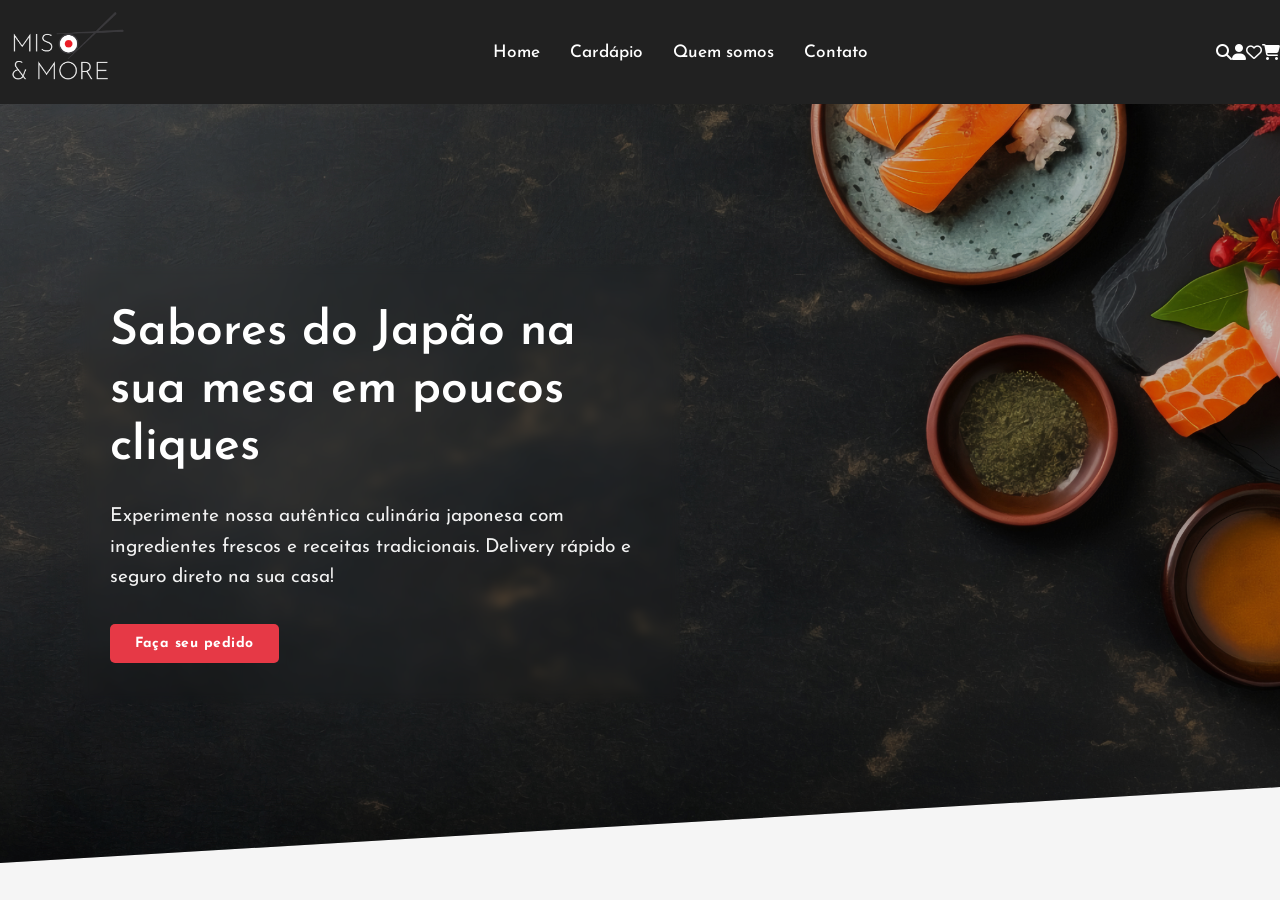
<file: src_/HTML/index.html>
<!DOCTYPE html>
<html lang="pt-BR">
<head>
    <meta charset="UTF-8">
    <meta name="viewport" content="width=device-width, initial-scale=1.0">
    <title>Miso & More</title>
    <link rel="stylesheet" href="../CSS/style.css">
    <link rel="stylesheet" href="https://cdnjs.cloudflare.com/ajax/libs/font-awesome/6.4.2/css/all.min.css">
    <link rel="preconnect" href="https://fonts.googleapis.com">
    <link rel="preconnect" href="https://fonts.gstatic.com" crossorigin>
    <link href="https://fonts.googleapis.com/css2?family=Josefin+Sans:ital,wght@0,100..700;1,100..700&family=Montserrat:ital,wght@0,100..900;1,100..900&display=swap" rel="stylesheet">

</head>
<body>
  <header>
    <div class="logo">
      <img src="../img_/logoMiso.png" alt="Miso & More Logo">
    </div>
    <nav>
      <ul>
        <li><a href="#">Home</a></li>
        <li><a href="#">Cardápio</a></li>
        <li><a href="#">Quem somos</a></li>
        <li><a href="#">Contato</a></li>
      </ul>
    </nav>
    <div class="icons">
      <i class="fa-solid fa-magnifying-glass" style="color: #ffffff;"></i>
      <i class="fa-solid fa-user" style="color: #ffffff;"></i>
      <i class="fa-regular fa-heart" style="color: #ffffff;"></i>
      <i class="fa-solid fa-cart-shopping" style="color: #ffffff;"></i>
    </div>
  </header>
  <main>
    <section class="hero">
      <div class="hero-text">
        <h1>Sabores do Japão na sua mesa em poucos cliques</h1>
        <p>Experimente nossa autêntica culinária japonesa com ingredientes frescos e receitas tradicionais. Delivery rápido e seguro direto na sua casa!</p>
        <button class="order-now">Faça seu pedido</button>
       
      </div>
  </main>

 </body>
</html>
</file>
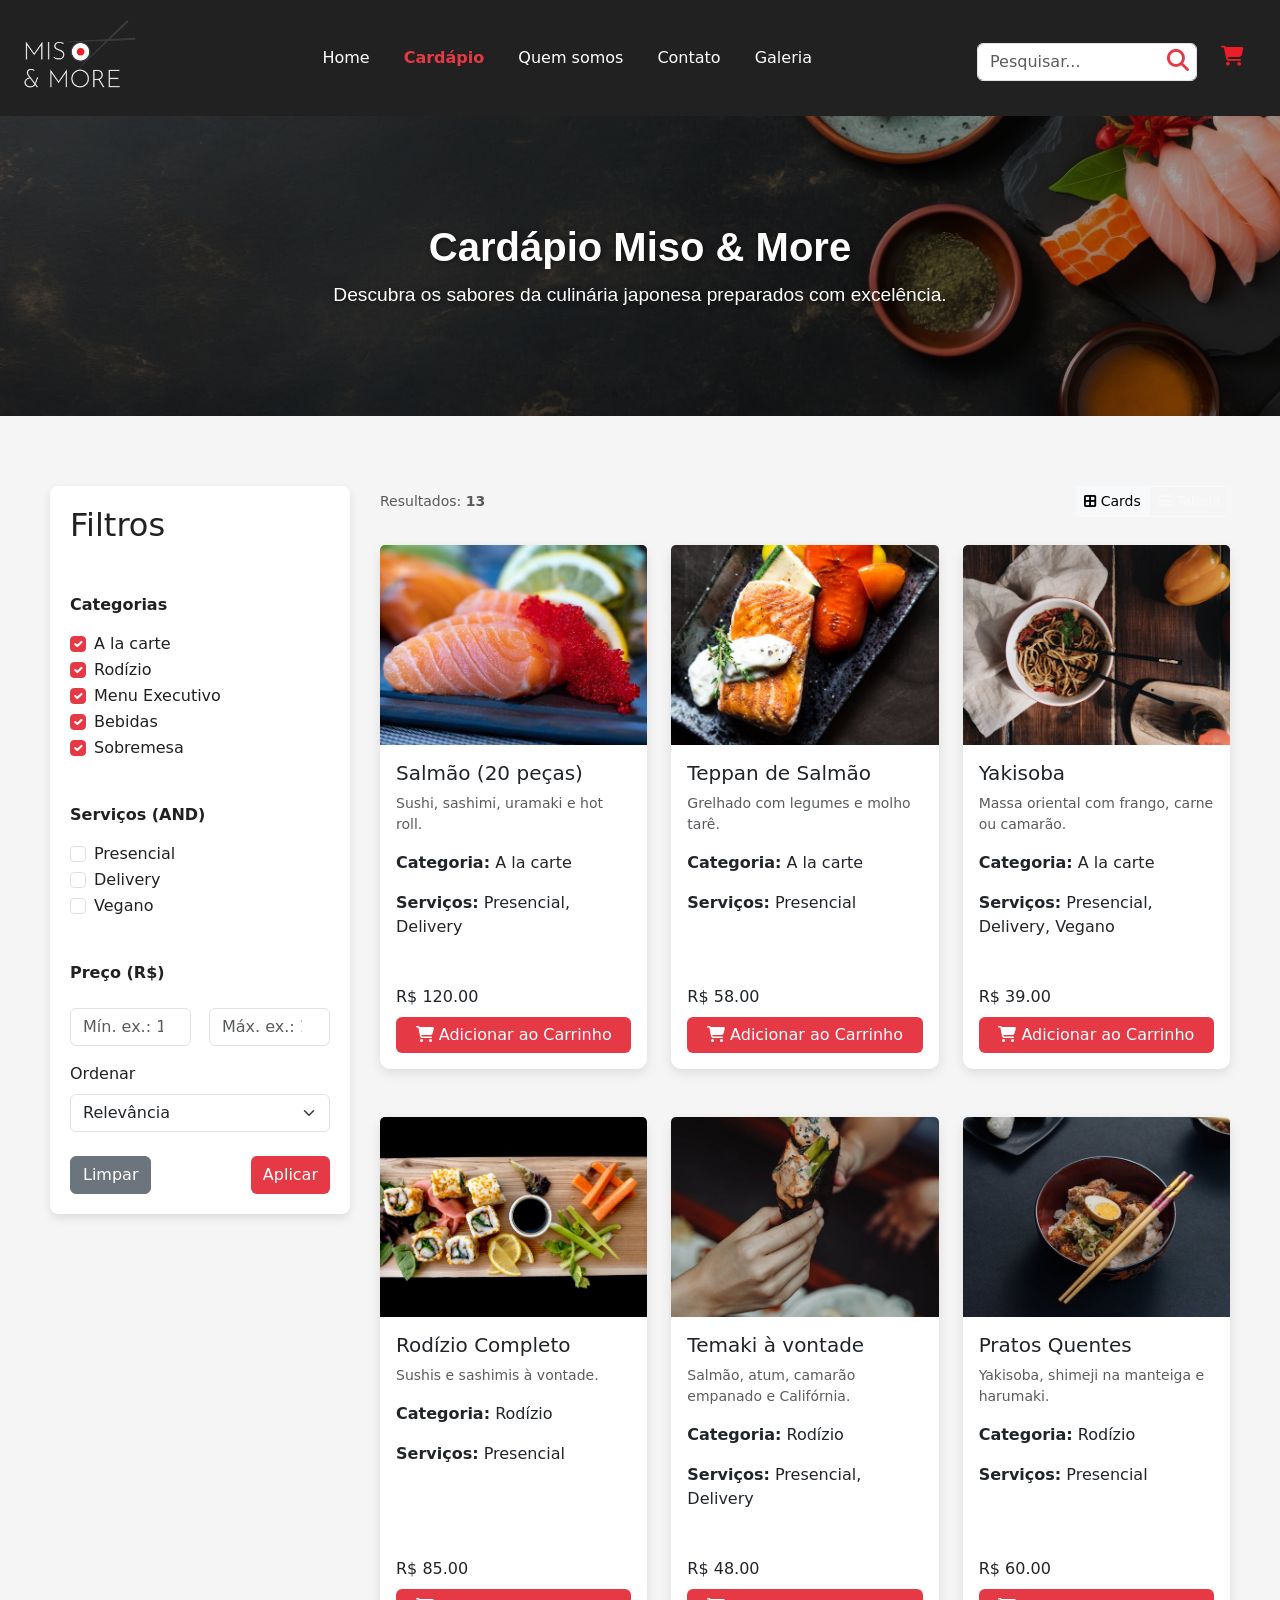
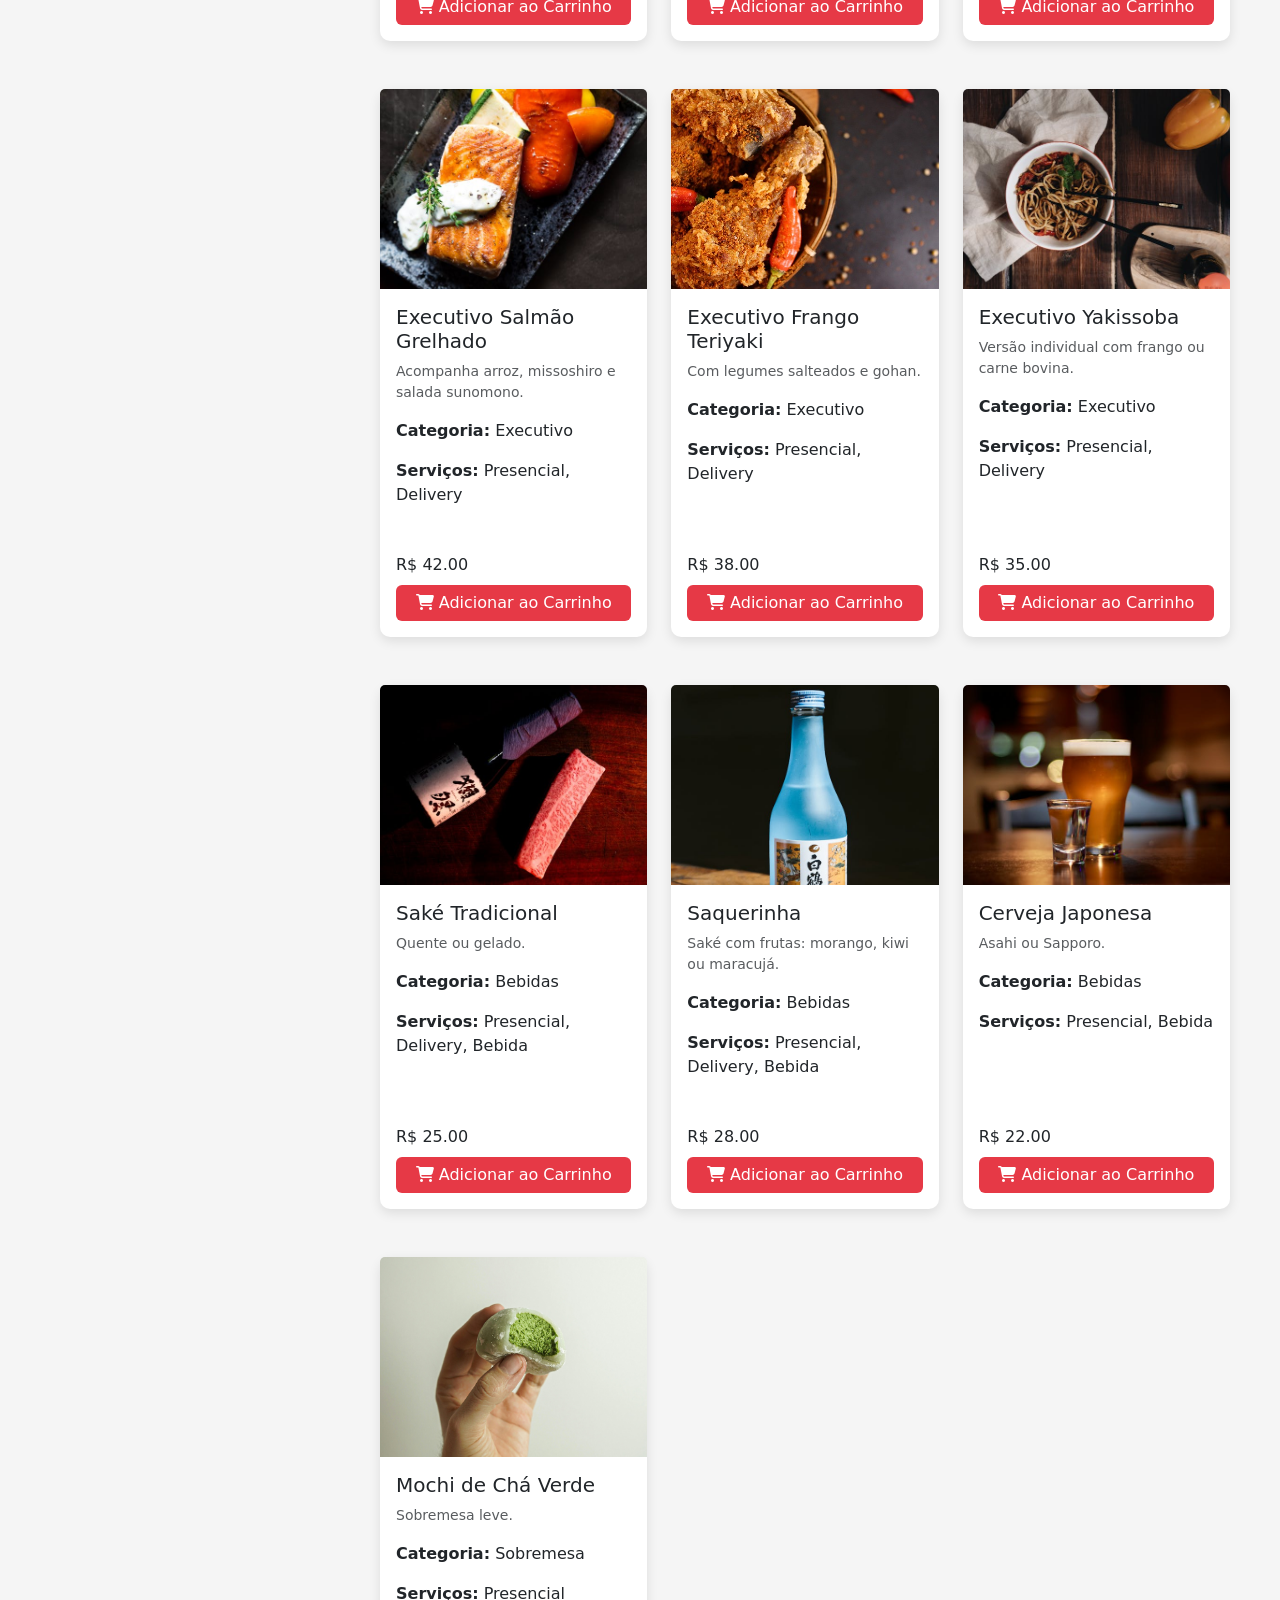
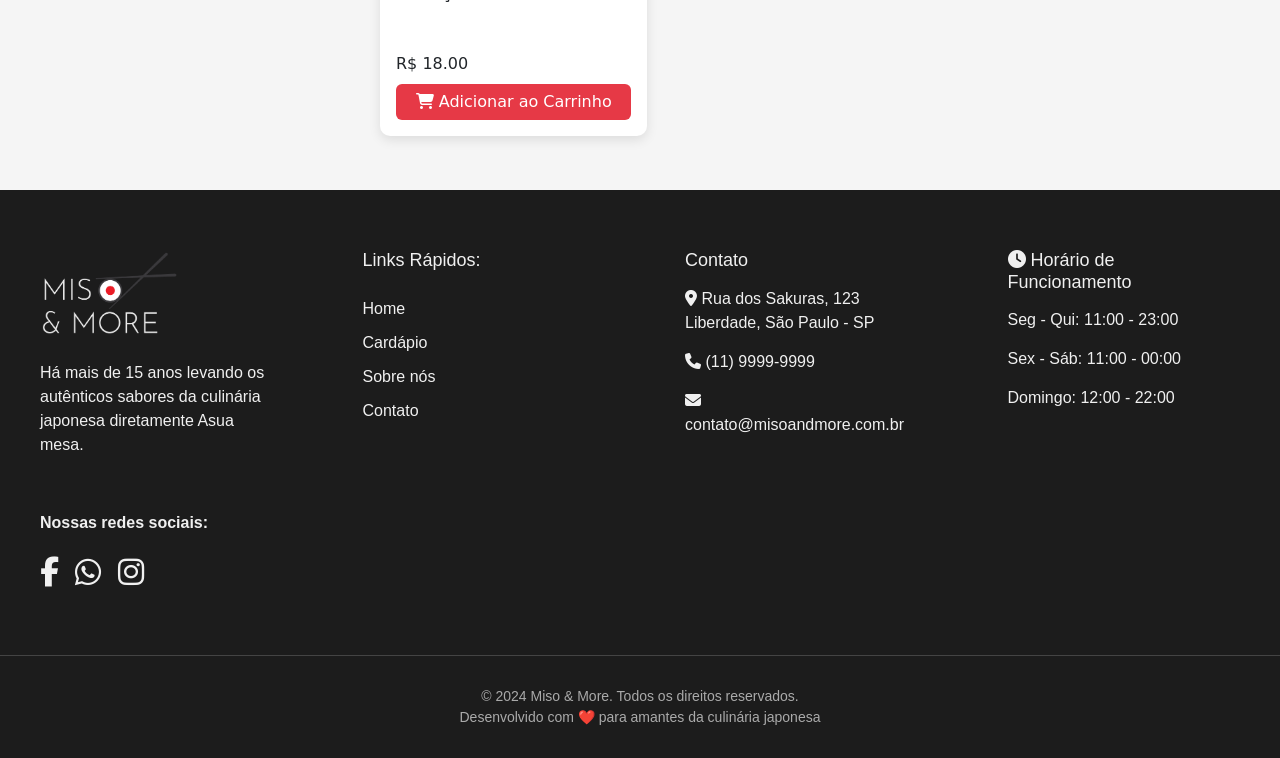
<file: cardapio.html>
<!DOCTYPE html>
<html lang="pt-BR">

<head>
  <meta charset="UTF-8">
  <meta name="viewport" content="width=device-width, initial-scale=1.0">
  <title>Cardápio</title>

  <!-- Logo -->
  <link rel="shortcut icon" href="img_/hashi.png" type="image/x-icon">

  <!-- BOOTSTRAP CSS -->
  <link href="https://cdn.jsdelivr.net/npm/bootstrap@5.3.8/dist/css/bootstrap.min.css" rel="stylesheet"
    integrity="sha384-sRIl4kxILFvY47J16cr9ZwB07vP4J8+LH7qKQnuqkuIAvNWLzeN8tE5YBujZqJLB" crossorigin="anonymous">

  <!-- link css -->
  <link rel="stylesheet" href="css/cardapio.css">
  <link rel="stylesheet" href="css/busca.css">

  <link rel="shortcut icon" href="." type="image/x-icon">

  <!-- FONT AWESOME -->
  <link rel="stylesheet" href="https://cdnjs.cloudflare.com/ajax/libs/font-awesome/6.4.2/css/all.min.css">

  <!-- GOOGLE FONTS -->
  <link href="https://fonts.googleapis.com/css2?family=Josefin+Sans:ital,wght@0,100..700;1,100..700&family=Montserrat:ital,wght@0,100..900;1,100..900&display=swap%22
    rel=" stylesheet">
</head>

<body>

  <!-- menu -->
  <header>
    <nav class="navbar navbar-expand-lg w-100">
      <div class="container-fluid">
        <div class="logo" id="topo">
          <img src="img_/logoMiso.png" alt="Miso & More Logo" loading="lazy" decoding="async"  >
        </div>

          <div class="d-flex align-items-center">
            <button class="navbar-toggler" type="button" data-bs-toggle="collapse" data-bs-target="#navbarNav">
              <i class="fa-solid fa-bars" style="color: #ffffff;"></i>
            </button>

            <!-- icon carrinho do mobile-->
            <div class="d-block d-md-block d-lg-none" style="position: relative; cursor: pointer;"
              data-bs-toggle="modal" data-bs-target="#modalCarrinho">
              <i class="fa-solid fa-cart-shopping mx-3 fs-6" style="color: #eb1d27;"></i>
              <span id="mobileCartBadge"
                class="position-absolute top-0 start-100 translate-middle badge rounded-pill bg-danger"
                style="display: none;">
                0
              </span>
            </div>
          </div>

          <div class="collapse navbar-collapse justify-content-center text-center p-1" id="navbarNav">
            <ul class="navbar-nav">
              <li class="nav-item"><a href="index.html" class="nav-link text-white">Home</a></li>
              <li class="nav-item"><a href="cardapio.html" class="nav-link text-white" aria-current="page">Cardápio</a>
              </li>
              <li class="nav-item"><a href="quemSomos.html" class="nav-link text-white">Quem somos</a></li>
              <li class="nav-item"><a href="contato.html" class="nav-link text-white">Contato</a></li>
              <li class="nav-item"><a href="galeria.html" class="nav-link text-white">Galeria</a></li>
            </ul>
          </div>

          <!-- barra de pesquisa -->
          <div class="icons d-none d-md-none d-lg-block" style="position: relative">
            <form class="form-inline my-2 my-lg-0">
              <div style="position: relative">
                <input id="inputBusca" class="form-control" placeholder="Pesquisar..." autocomplete="off"
                  style="padding-right: 42px; width: 220px">
                <button id="btnBuscar" type="button"
                  style="position: absolute; top: 50%; right: 8px; transform: translateY(-50%); border: none; background: transparent; cursor: pointer">
                  <i class="fa-solid fa-magnifying-glass" style="color: #e63946; font-size: 22px"></i>
                </button>
              </div>
              <div id="listaSugestoes"
                style="display: none; position: absolute; background: white; border: 1px solid #ddd; border-radius: 8px; margin-top: 5px; width: 220px; box-shadow: 0 4px 6px rgba(0,0,0,0.1); z-index: 1000;">
              </div>
            </form>
          </div>
          <!-- fim barra de pesquisa -->

          <!-- icon carrinho -->
          <div class="d-none d-md-none d-lg-block" style="position: relative; cursor: pointer;" data-bs-toggle="modal"
            data-bs-target="#modalCarrinho">
            <i class="fa-solid fa-cart-shopping mx-4 fs-5" style="color: #eb1d27;"></i>
            <span id="cartBadge" class="position-absolute top-0 start-100 translate-middle badge rounded-pill bg-danger"
              style="display: none;">
              0
            </span>
          </div>
          <!-- Modal Carrinho -->
          <div class="modal fade" id="modalCarrinho" tabindex="-1" aria-labelledby="modalCarrinhoLabel"
            aria-hidden="true" data-bs-backdrop="static">
            <div class="modal-dialog modal-lg">
              <div class="modal-content">
                <div class="modal-header">
                  <h5 class="modal-title" id="modalCarrinhoLabel" style="color: #eb1d27;">Carrinho de Compras</h5>
                  <button type="button" class="btn-close" data-bs-dismiss="modal" aria-label="Close"></button>
                </div>
                <div class="modal-body" id="cartBody">

                </div>
                <div class="modal-footer">
                  <button type="button" class="btn btn-secondary" data-bs-dismiss="modal">Continuar Comprando</button>
                  <button type="button" class="btn btn-primary" id="btnPagamento"
                    style="background-color: #eb1d27; border-color: #eb1d27;">Metodo de pagamento</button>
                </div>
              </div>
            </div>
          </div>

          <!-- Modal de Sucesso -->
          <div class="modal fadeF" id="modalSucesso" tabindex="-1" aria-labelledby="modalSucessoLabel"
            aria-hidden="true" data-bs-backdrop="static">
            <div class="modal-dialog modal-dialog-centered modal-sm">
              <div class="modal-content">
                <div class="modal-body text-center p-4">
                  <div class="mb-3">
                    <i class="fa-solid fa-circle-check" style="font-size: 80px; color: #28a745;"></i>
                  </div>
                  <h4 class="text-success">Pedido Finalizado!</h4>
                  <p class="mt-3">Seu pedido foi realizado com sucesso e já está sendo preparado.</p>
                  <p class="fw-bold" style="color: #eb1d27;">Obrigado pela preferência!</p>
                  <button type="button" class="btn btn-success mt-3" data-bs-dismiss="modal">Ok</button>
                </div>
              </div>
            </div>
          </div>
          <!-- fim modal -->

          <!-- Modal de pagamento -->
          <div class="modal fade" id="modalPagamento" tabindex="-1" aria-labelledby="modalPagamentoLabel"
            aria-hidden="true" data-bs-backdrop="static">
            <div class="modal-dialog modal-dialog-centered">
              <div class="modal-content">
                <div class="modal-header">
                  <h5 class="modal-title" id="modalPagamentoLabel">Escolha a forma de pagamento</h5>
                  <button type="button" class="btn-close" data-bs-dismiss="modal" aria-label="Close"></button>
                </div>
                <div class="modal-body">
                  <div class="form-check mb-2">
                    <input class="form-check-input" type="radio" name="formaPagamento" id="pix" value="pix" checked>
                    <label class="form-check-label" for="pix">
                      <i class="fa-solid fa-qrcode" style="color: #eb1d27;"></i> Pix
                    </label>
                  </div>
                  <div class="form-check mb-2">
                    <input class="form-check-input" type="radio" name="formaPagamento" id="cartao" value="cartao">
                    <label class="form-check-label" for="cartao">
                      <i class="fa-solid fa-credit-card" style="color: #eb1d27;"></i> Cartão de Crédito/Débito
                    </label>
                  </div>
                  <div class="form-check mb-2">
                    <input class="form-check-input" type="radio" name="formaPagamento" id="dinheiro" value="dinheiro">
                    <label class="form-check-label" for="dinheiro">
                      <i class="fa-solid fa-money-bill" style="color: #eb1d27;"></i> Dinheiro (pagamento na entrega)
                    </label>
                  </div>
                </div>
                <div class="modal-footer">
                  <button type="button" class="btn btn-secondary" data-bs-dismiss="modal">Cancelar</button>
                  <button type="button" class="btn btn-success" id="btnFinalizarCompra"
                    style="background-color: #eb1d27; border-color: #eb1d27;">
                    Finalizar Compra
                  </button>
                </div>
              </div>
            </div>
          </div>
          <!-- fim modal pagamento -->
        </div>
    </nav>
  </header>

  <section class="banner-cardapio" id="parallax-banner">
    <img src="img_/banner.jpg" alt="Banner Cardápio Japonês" class="banner-img" loading="lazy" decoding="async">
    <div class="banner-texto">
      <h1>Cardápio Miso & More</h1>
      <p>Descubra os sabores da culinária japonesa preparados com excelência.</p>
    </div>
  </section>

  <main class="main-menu-container">

    <aside class="filter-sidebar">
      <button class="btn btn-outline-primary d-lg-none w-100 mb-2" data-bs-toggle="offcanvas"
        data-bs-target="#filtrosOff">Filtros</button>

      <div class="offcanvas-lg offcanvas-start" id="filtrosOff" tabindex="-1">
        <div class="offcanvas-header">
          <h5 class="offcanvas-title">Filtros do Cardápio</h5>
          <button class="btn-close" data-bs-dismiss="offcanvas"></button>
        </div>

        <div class="offcanvas-body">
          <form id="formFiltros" class="d-flex flex-column">

            <div class="mb-3">
              <h2>Filtros</h>
            </div>

            <fieldset class="mb-3">
              <legend class="fs-6">Categorias</legend>
              <div class="form-check"><input class="form-check-input gen" type="checkbox" value="A la carte"
                  id="c-all-cat" checked><label class="form-check-label" for="c-all-cat">A la carte</label></div>
              <div class="form-check"><input class="form-check-input gen" type="checkbox" value="Rodízio" id="c-rod"
                  checked><label class="form-check-label" for="c-rod">Rodízio</label></div>
              <div class="form-check"><input class="form-check-input gen" type="checkbox" value="Executivo" id="c-exe"
                  checked><label class="form-check-label" for="c-exe">Menu Executivo</label></div>
              <div class="form-check"><input class="form-check-input gen" type="checkbox" value="Bebidas" id="c-beb"
                  checked><label class="form-check-label" for="c-beb">Bebidas</label></div>
              <div class="form-check"><input class="form-check-input gen" type="checkbox" value="Sobremesa" id="c-sob"
                  checked><label class="form-check-label" for="c-sob">Sobremesa</label></div>
            </fieldset>

            <fieldset class="mb-3">
              <legend class="fs-6">Serviços (AND)</legend>
              <div class="form-check"><input class="form-check-input svc" type="checkbox" value="Presencial"
                  id="s1"><label class="form-check-label" for="s1">Presencial</label></div>
              <div class="form-check"><input class="form-check-input svc" type="checkbox" value="Delivery"
                  id="s2"><label class="form-check-label" for="s2">Delivery</label></div>
              <div class="form-check"><input class="form-check-input svc" type="checkbox" value="Vegano" id="s4"><label
                  class="form-check-label" for="s4">Vegano</label></div>
            </fieldset>

            <fieldset class="mb-3">
              <legend class="fs-6">Preço (R$)</legend>
              <div class="row g-2 price-inputs">
                <div class="col"><input id="min" type="number" class="form-control" placeholder="Mín. ex.: 10"></div>
                <div class="col"><input id="max" type="number" class="form-control" placeholder="Máx. ex.: 150"></div>
              </div>
            </fieldset>

            <div class="mb-3">
              <label class="form-label">Ordenar</label>
              <select id="sort" class="form-select">
                <option value="relevance">Relevância</option>
                <option value="price-asc">Preço: menor → maior</option>
                <option value="price-desc">Preço: maior → menor</option>
                <option value="title-asc">Nome: A → Z</option>
              </select>
            </div>

            <div class="d-flex gap-2 mt-2 filter-actions">
              <button id="reset" class="btn btn-secondary" type="button">Limpar</button>
              <button class="btn btn-primary ms-auto" type="submit">Aplicar</button>
            </div>

          </form>
        </div>
      </div>
    </aside>

    <!-- sessão do card -->
    <section class="results-area">

      <div class="d-flex justify-content-between align-items-center mb-2">
        <span class="small text-muted">Resultados: <strong id="contagem">0</strong></span>

        <div class="btn-group btn-group-sm" role="group" aria-label="Alternar visualização">
          <input type="radio" class="btn-check" name="view" id="v-cards" checked>
          <label class="btn btn-outline-light" for="v-cards"><i class="fa-solid fa-border-all"></i> Cards</label>

          <input type="radio" class="btn-check" name="view" id="v-table">
          <label class="btn btn-outline-light" for="v-table"><i class="fa-solid fa-list"></i> Tabela</label>
        </div>
      </div>

      <div id="cards" class="row g-4"></div>

      <div id="tableWrap" class="table-responsive d-none mt-3">
        <table class="table table-borderless align-middle">
          <thead>
            <tr class="text-muted">
              <th>Prato</th>
              <th>Categoria</th>
              <th>Serviços</th>
              <th class="text-end">Preço</th>
            </tr>
          </thead>
          <tbody id="tbody"></tbody>
        </table>
      </div>

    </section>
  </main>

  <!-- footer -->
  <footer class="footer">
    <div class="footer-container">
      <!-- Coluna 1 -->
      <div class="footer-col">
        <div class="footer-logo"><img src="img_/logoMiso.png" alt="Miso & More Logo"></div>
        <p>Há mais de 15 anos levando os autênticos sabores da culinária japonesa diretamente Asua mesa.</p><br>
        <p><strong>Nossas redes sociais:</strong></p>
        <div class="social-icons">
          <a href="#"><i class="fab fa-facebook-f"></i></a>
          <a href="#"><i class="fab fa-whatsapp"></i></a>
          <a href="#"><i class="fab fa-instagram"></i></a>
        </div>
      </div>

      <div class="footer-col">
        <h3>Links Rápidos:</h3>
        <ul>
          <li><a href="index.html">Home</a></li>
          <li><a href="cardapio.html">Cardápio</a></li>
          <li><a href="quemSomos.html">Sobre nós</a></li>
          <li><a href="contato.html">Contato</a></li>
        </ul>
      </div>


      <div class="footer-col">
        <h3>Contato</h3>
        <p><i class="fa-solid fa-location-dot"></i> Rua dos Sakuras, 123<br>Liberdade, São Paulo - SP</p>
        <p><i class="fa-solid fa-phone"></i> (11) 9999-9999</p>
        <p><i class="fa-solid fa-envelope"></i> contato@misoandmore.com.br</p>
      </div>

      <div class="footer-col">
        <h3><i class="fa-solid fa-clock"></i> Horário de Funcionamento</h3>
        <p>Seg - Qui: 11:00 - 23:00</p>
        <p>Sex - Sáb: 11:00 - 00:00</p>
        <p>Domingo: 12:00 - 22:00</p>
      </div>
    </div>

    <div class="footer-bottom">
      <p>© 2024 Miso & More. Todos os direitos reservados.<br>Desenvolvido com ❤️ para amantes da culinária japonesa</p>
    </div>
  </footer>

<script>

</script>


  <script src="https://cdn.jsdelivr.net/npm/bootstrap@5.3.8/dist/js/bootstrap.bundle.min.js"
    integrity="sha384-FKyoEForCGlyvwx9Hj09JcYn3nv7wiPVlz7YYwJrWVcXK/BmnVDxM+D2scQbITxI"
    crossorigin="anonymous"></script>

  
  <script defer src="js/cardapio.js"></script>
  <script src="js/busca.js"></script>
  <script src="js/busca-cardapio.js"></script>

</body>

</html>
</file>
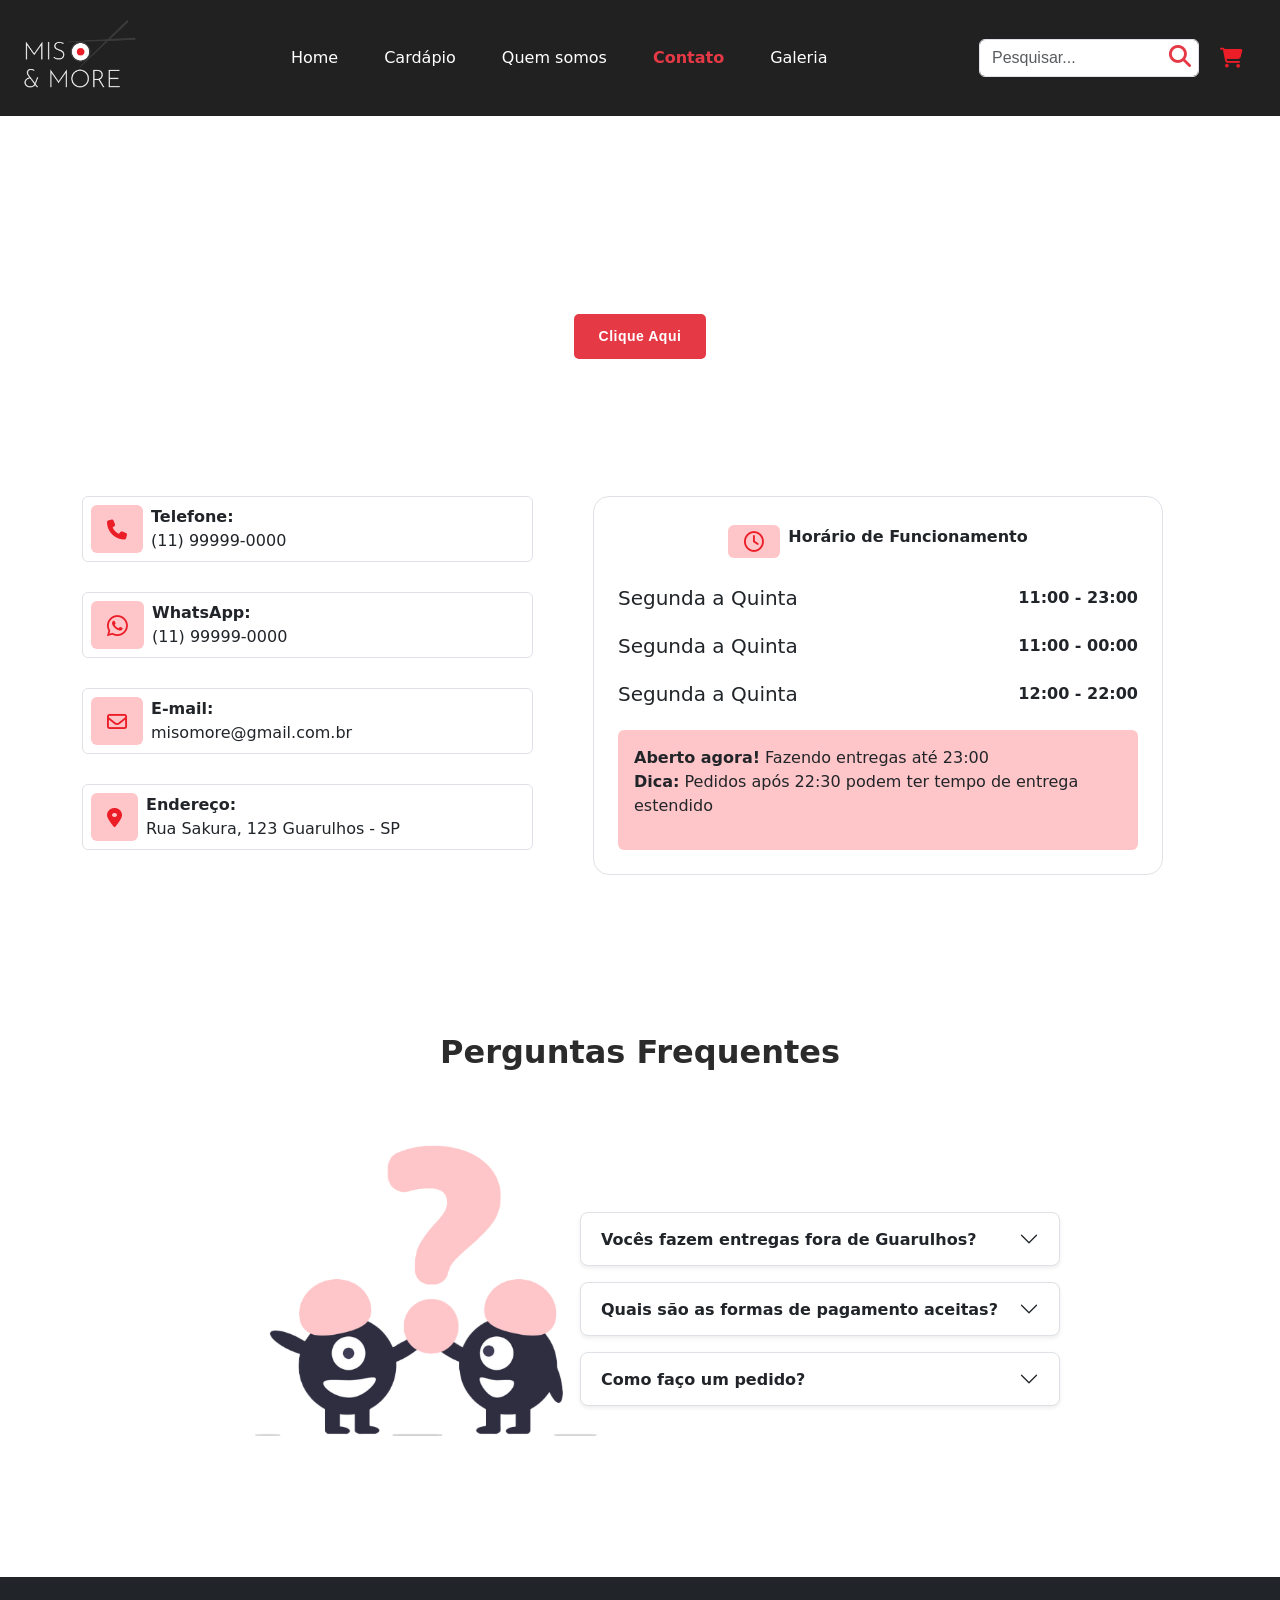
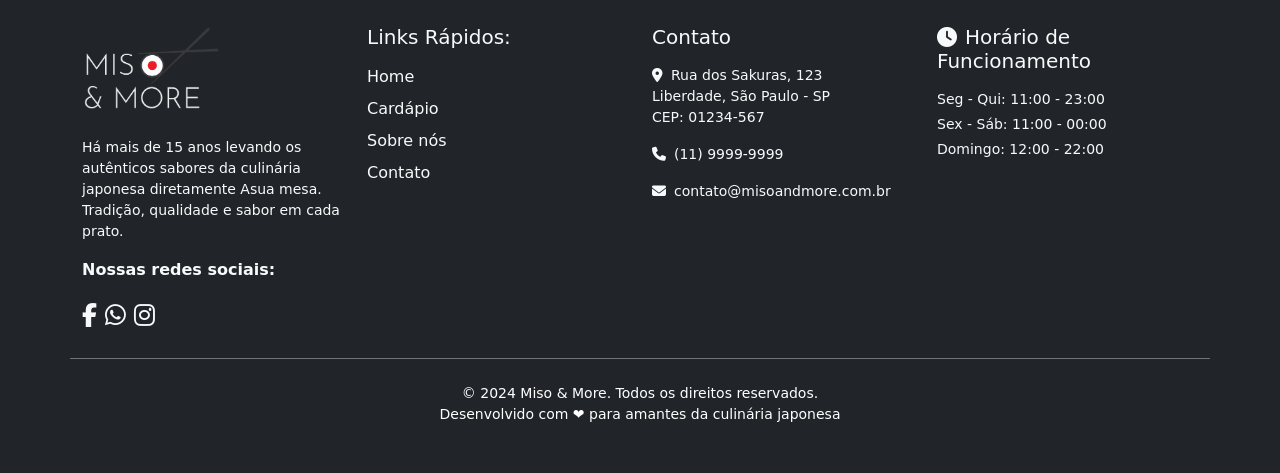
<file: contato.html>
<!DOCTYPE html>
<html lang="pt-BR">

<head>
    <meta charset="UTF-8">
    <meta name="viewport" content="width=device-width, initial-scale=1.0">
    <title>Contato</title>

    <!-- logo -->
    <link rel="icon" type="image/x-icon" href="img_/hashi.png">

    <!-- link css-->
    <link rel="stylesheet" href="css/style.css">
    <link rel="stylesheet" href="css/contato.css">
    <link rel="stylesheet" href="css/busca.css">


    <!-- links -->
    <link rel="stylesheet" href="https://cdnjs.cloudflare.com/ajax/libs/font-awesome/6.4.2/css/all.min.css">
    <link href="https://cdn.jsdelivr.net/npm/bootstrap@5.3.8/dist/css/bootstrap.min.css" rel="stylesheet"
        integrity="sha384-sRIl4kxILFvY47J16cr9ZwB07vP4J8+LH7qKQnuqkuIAvNWLzeN8tE5YBujZqJLB" crossorigin="anonymous">
</head>

<body>
    <!-- menu -->
    <header>
        <nav class="navbar navbar-expand-lg w-100">
            <div class="container-fluid">
                <div class="logo" id="topo">
                    <img src="img_/logoMiso.png" alt="Miso & More Logo" loading="lazy" decoding="async">
                </div>

                <div class="d-flex align-items-center">
                    <button class="navbar-toggler" type="button" data-bs-toggle="collapse" data-bs-target="#navbarNav">
                        <i class="fa-solid fa-bars" style="color: #ffffff;"></i>
                    </button>

                    <!-- icon carrinho do mobile-->
                    <div class="d-block d-md-block d-lg-none" style="position: relative; cursor: pointer;"
                        data-bs-toggle="modal" data-bs-target="#modalCarrinho">
                        <i class="fa-solid fa-cart-shopping mx-3 fs-6" style="color: #eb1d27;"></i>
                        <span id="mobileCartBadge"
                            class="position-absolute top-0 start-100 translate-middle badge rounded-pill bg-danger"
                            style="display: none;">
                            0
                        </span>
                    </div>
                </div>

                <div class="collapse navbar-collapse justify-content-center text-center p-1" id="navbarNav">
                    <ul class="navbar-nav">
                        <li class="nav-item"><a href="index.html" class="nav-link text-white">Home</a></li>
                        <li class="nav-item"><a href="cardapio.html" class="nav-link text-white">Cardápio</a></li>
                        <li class="nav-item"><a href="quemSomos.html" class="nav-link text-white">Quem somos</a></li>
                        <li class="nav-item"><a href="contato.html" class="nav-link text-white"
                                aria-current="page">Contato</a></li>
                        <li class="nav-item"><a href="galeria.html" class="nav-link text-white">Galeria</a></li>
                    </ul>
                </div>


                <!-- barra de pesquisa -->
                <div class="icons d-none d-md-none d-lg-block" style="position: relative">
                    <form class="form-inline my-2 my-lg-0">
                        <div style="position: relative; top: 6px;">
                            <input id="inputBusca" class="form-control" type="search" placeholder="Pesquisar..."
                                autocomplete="off" style="width: 220px;">
                            <button id="btnBuscar" type="button"
                                style="position: absolute; top: 50%; right:-17px; transform: translateY(-50%); border: none; background: transparent; cursor: pointer">
                                <i class="fa-solid fa-magnifying-glass" style="color: #e63946; font-size: 22px;"></i>
                            </button>
                        </div>
                        <div id="listaSugestoes"
                            style="display: none; position: absolute; background: white; border: 1px solid #ddd; border-radius: 8px; margin-top: 5px; width: 220px; box-shadow: 0 4px 6px rgba(0,0,0,0.1); z-index: 1000; top: 100%;">
                        </div>
                    </form>
                </div>
                <!-- fim barra de pesquisa -->

                <!-- icon carrinho -->
                <div class="ms-auto d-none d-lg-block" style="position: relative; cursor: pointer;" data-bs-toggle="modal"
                    data-bs-target="#modalCarrinho">
                    <i class="fa-solid fa-cart-shopping fs-5 "
                        style="color: #eb1d27;margin: 3px; margin-right: 25px;"></i>
                    <span id="cartBadge"
                        class="position-absolute top-0 start-100 translate-middle badge rounded-pill bg-danger"
                        style="display: none;">
                        0
                    </span>

                    <!-- Modal Carrinho -->
                    <div class="modal fade" id="modalCarrinho" tabindex="-1" aria-labelledby="modalCarrinhoLabel"
                        aria-hidden="true">
                        <div class="modal-dialog modal-lg">
                            <div class="modal-content">
                                <div class="modal-header">
                                    <h5 class="modal-title" id="modalCarrinhoLabel" style="color: #eb1d27;">Carrinho de
                                        Compras</h5>
                                    <button type="button" class="btn-close" data-bs-dismiss="modal"
                                        aria-label="Close"></button>
                                </div>
                                <div class="modal-body" id="cartBody">
                                    <p class="text-center text-muted">Seu carrinho está vazio.</p>
                                </div>
                                <div class="modal-footer">
                                    <button type="button" class="btn btn-secondary" data-bs-dismiss="modal">Continuar
                                        Comprando</button>
                                    <button type="button" class="btn btn-primary" id="btnFinalizarCompra"
                                        style="background-color: #eb1d27; border-color: #eb1d27;">Finalizar
                                        Compra</button>
                                </div>
                            </div>
                        </div>
                    </div>

                    <!-- Modal de Sucesso -->
                    <div class="modal fade" id="modalSucesso" tabindex="-1" aria-labelledby="modalSucessoLabel"
                        aria-hidden="true" data-bs-backdrop="static">
                        <div class="modal-dialog modal-dialog-centered modal-sm">
                            <div class="modal-content">
                                <div class="modal-body text-center p-4">
                                    <div class="mb-3">
                                        <i class="fa-solid fa-circle-check"
                                            style="font-size: 80px; color: #28a745;"></i>
                                    </div>
                                    <h4 class="text-success">Pedido Finalizado!</h4>
                                    <p class="mt-3">Seu pedido foi realizado com sucesso e já está sendo preparado.</p>
                                    <p class="fw-bold" style="color: #eb1d27;">Obrigado pela preferência!</p>
                                    <button type="button" class="btn btn-success mt-3"
                                        data-bs-dismiss="modal">Ok</button>
                                </div>
                            </div>
                        </div>
                    </div>
                </div>
                <!-- fim modal -->
            </div>


    </header>
    <!-- fim menu -->

    <!-- main -->
    <main>
        <!-- banner contato-->
        <section class="contato  p-3">
            <div class="banner-content">
                <h1>Entre em contato</h1>
                <p class="my-2">Estamos sempre prontos para atendê-lo! Entre em contato para fazer pedidos, tirar
                    dúvidas, solicitar
                    informações sobre nossos pratos ou dar sugestões. Sua opinião é muito importante para nós.</p>
                <button class="order-now" data-bs-toggle="modal" data-bs-target="#contactModal">Clique Aqui</button>
            </div>

        </section>
        <!-- fim banner -->

        <!-- contato -->
        <section class="contact-section fade-up" style="margin: 80px 0;">
            <div id="contact-container" class="container">
                <div class="row gap-5">
                    <!-- informação -->
                    <div id="contact-info" class="col-12 col-md-5">
                        <div class="d-flex gap-2 border border-1 p-2 rounded border-shadow"
                            style="margin-bottom: 30px;">
                            <!-- p = padding, px = padding no eixo x, py = padding eixo y -->
                            <div
                                class="contact-icon px-3 py-1 rounded d-flex justify-content-center align-items-center">
                                <i class="fa-solid fa-phone fa-lg" style="color: #eb1d27;"></i>
                            </div>
                            <div class="contact-text">
                                <strong>Telefone:</strong><br>
                                (11) 99999-0000
                            </div>
                        </div>

                        <!-- whats -->
                        <div class="d-flex gap-2 border border-1 p-2 rounded border-shadow"
                            style="margin-bottom: 30px;">
                            <!-- p = padding, px = padding no eixo x, py = padding eixo y -->
                            <div
                                class="contact-icon px-3 py-1 rounded d-flex justify-content-center align-items-center">
                                <i class="fa-brands fa-whatsapp fa-xl" style="color: #eb1d27;"></i>
                            </div>
                            <div class="contact-text">
                                <strong>WhatsApp:</strong><br>
                                (11) 99999-0000
                            </div>
                        </div>

                        <!-- email -->
                        <div class="d-flex gap-2 border border-1 p-2 rounded border-shadow"
                            style="margin-bottom: 30px;">
                            <!-- p = padding, px = padding no eixo x, py = padding eixo y -->
                            <div
                                class="contact-icon px-3 py-1 rounded d-flex justify-content-center align-items-center">
                                <i class="fa-regular fa-envelope fa-lg" style="color: #eb1d27;"></i>
                            </div>
                            <div class="contact-text">
                                <strong>E-mail:</strong><br>
                                misomore@gmail.com.br
                            </div>
                        </div>

                        <!-- endereço -->
                        <div class="d-flex gap-2 border border-1 p-2 rounded border-shadow">
                            <!-- p = padding, px = padding no eixo x, py = padding eixo y -->
                            <div
                                class="contact-icon px-3 py-1 rounded d-flex justify-content-center align-items-center">
                                <i class="fa-solid fa-location-dot fa-lg" style="color: #eb1d27;"></i>
                            </div>
                            <div class="contact-text">
                                <strong>Endereço:</strong><br>
                                Rua Sakura, 123 Guarulhos - SP
                            </div>
                        </div>
                    </div>
                    <!-- horario -->
                    <div id="operating-hours" class="col-md-6 border border-1 border-shadow rounded-4 p-4">
                        <div>
                            <div id="ope-title" class="d-flex justify-content-center">
                                <div class="d-flex gap-2 p-1 rounded border-shadow mb-4">
                                    <!-- p = padding, px = padding no eixo x, py = padding eixo y -->
                                    <div
                                        class="contact-icon px-3 py-3 rounded d-flex justify-content-center align-items-center">
                                        <i class="fa-regular fa-clock fa-lg" style="color: #eb1d27;"></i>
                                    </div>
                                    <div class="contact-text">
                                        <strong>Horário de Funcionamento</strong>
                                    </div>
                                </div>
                            </div>
                        </div>
                        <div id="ope-days">
                            <!-- item 1 -->
                            <div class="w-100 d-flex justify-content-between mb-3">
                                <div>
                                    <h2 class="fs-5">Segunda a Quinta</h2>
                                </div>
                                <div>
                                    <strong>11:00 - 23:00</strong>
                                </div>
                            </div>

                            <!-- item 2 -->
                            <div class="w-100 d-flex justify-content-between mb-3">
                                <div>
                                    <h2 class="fs-5">Segunda a Quinta</h2>
                                </div>
                                <div>
                                    <strong>11:00 - 00:00</strong>
                                </div>
                            </div>

                            <!-- item 3 -->
                            <div class="w-100 d-flex justify-content-between mb-3">
                                <div>
                                    <h2 class="fs-5">Segunda a Quinta</h2>
                                </div>
                                <div>
                                    <strong>12:00 - 22:00</strong>
                                </div>
                            </div>
                        </div>

                        <!-- status -->
                        <div id="ope-status">
                            <div class="p-3 rounded" style="background-color: #FFC6C9;">
                                <p>
                                    <strong>Aberto agora!</strong> Fazendo entregas até 23:00 <br>
                                    <strong>Dica:</strong> Pedidos após 22:30 podem ter tempo de entrega estendido
                                </p>
                            </div>
                        </div>
                    </div>
                </div>
            </div>

        </section>

        <section id="faq" class="py-5 fade-up">
            <div class="container" style="max-width: 900px;  border-radius: 10px; padding: 30px;">
                <div class="text-center mb-5">
                    <h2 class="fw-bold">
                        Perguntas Frequentes
                    </h2>
                </div>

                <div class="row align-items-center">
                    <!-- Imagem -->
                    <div class="col-md-5 text-center mb-4 mb-md-0">
                        <img src="img_/faq.png" alt="FAQ" class="img-fluid" style="max-width: 400px;">
                    </div>

                    <!-- Accordion -->
                    <div class="col-md-7">
                        <div class="accordion accordion-flush" id="accordionFlushExample">
                            <!-- Pergunta 1 -->
                            <div class="accordion-item border rounded-3 mb-3 shadow-sm">
                                <h2 class="accordion-header">
                                    <button class="accordion-button collapsed fw-semibold" type="button"
                                        data-bs-toggle="collapse" data-bs-target="#flush-collapseOne"
                                        aria-expanded="false" aria-controls="flush-collapseOne">
                                        Vocês fazem entregas fora de Guarulhos?
                                    </button>
                                </h2>
                                <div id="flush-collapseOne" class="accordion-collapse collapse"
                                    data-bs-parent="#accordionFlushExample">
                                    <div class="accordion-body">
                                        No momento, nossas entregas são realizadas apenas na região de Guarulhos (SP).
                                    </div>
                                </div>
                            </div>

                            <!-- Pergunta 2 -->
                            <div class="accordion-item border rounded-3 mb-3 shadow-sm">
                                <h2 class="accordion-header">
                                    <button class="accordion-button collapsed fw-semibold" type="button"
                                        data-bs-toggle="collapse" data-bs-target="#flush-collapseTwo"
                                        aria-expanded="false" aria-controls="flush-collapseTwo">
                                        Quais são as formas de pagamento aceitas?
                                    </button>
                                </h2>
                                <div id="flush-collapseTwo" class="accordion-collapse collapse"
                                    data-bs-parent="#accordionFlushExample">
                                    <div class="accordion-body">
                                        Aceitamos cartões de crédito e débito, Pix e dinheiro. Pagamentos via app também
                                        são possíveis.
                                    </div>
                                </div>
                            </div>

                            <!-- Pergunta 3 -->
                            <div class="accordion-item border rounded-3 shadow-sm">
                                <h2 class="accordion-header">
                                    <button class="accordion-button collapsed fw-semibold" type="button"
                                        data-bs-toggle="collapse" data-bs-target="#flush-collapseThree"
                                        aria-expanded="false" aria-controls="flush-collapseThree">
                                        Como faço um pedido?
                                    </button>
                                </h2>
                                <div id="flush-collapseThree" class="accordion-collapse collapse"
                                    data-bs-parent="#accordionFlushExample">
                                    <div class="accordion-body">
                                        Basta acessar nosso cardápio online, escolher seus pratos favoritos e clicar em
                                        “Finalizar Pedido”.
                                    </div>
                                </div>
                            </div>
                        </div>
                    </div>
                    <!-- fim contato -->

                    <!-- faq -->

                    <!-- fim faq -->
    </main>
    <!-- fim main -->

    <!-- Footer -->
    <footer class="bg-dark text-light py-5">
        <div class="container">
            <div class="row g-4">
                <!-- Coluna 1 - Logo e Descrição -->
                <div class="col-lg-3 col-md-6">
                    <img src="img_/logoMiso.png" alt="Miso & More Logo" class="mb-3" style="max-width: 150px;">
                    <p class="small">Há mais de 15 anos levando os autênticos sabores da culinária japonesa diretamente
                        Asua mesa. Tradição, qualidade e sabor em cada prato.</p>
                    <p class="fw-bold mt-3">Nossas redes sociais:</p>
                    <div class="d-flex gap-2">
                        <a href="#" class="text-light fs-4"><i class="fab fa-facebook-f"></i></a>
                        <a href="#" class="text-light fs-4"><i class="fab fa-whatsapp"></i></a>
                        <a href="#" class="text-light fs-4"><i class="fab fa-instagram"></i></a>
                    </div>
                </div>

                <!-- Coluna 2 - Links Rápidos -->
                <div class="col-lg-3 col-md-6">
                    <h5 class="mb-3">Links Rápidos:</h5>
                    <ul class="list-unstyled">
                        <li class="mb-2"><a href="#topo" class="text-light text-decoration-none">Home</a></li>
                        <li class="mb-2"><a href="./src_/HTML/cardapio.html"
                                class="text-light text-decoration-none">Cardápio</a></li>
                        <li class="mb-2"><a href="./src_/HTML/quemSomos.html"
                                class="text-light text-decoration-none">Sobre nós</a></li>
                        <li class="mb-2"><a href="./src_/HTML/contato.html"
                                class="text-light text-decoration-none">Contato</a></li>
                    </ul>
                </div>

                <!-- Coluna 3 - Contato -->
                <div class="col-lg-3 col-md-6">
                    <h5 class="mb-3">Contato</h5>
                    <p class="small"><i class="fa-solid fa-location-dot me-2"></i>Rua dos Sakuras, 123<br>Liberdade, São
                        Paulo - SP<br>CEP: 01234-567</p>
                    <p class="small"><i class="fa-solid fa-phone me-2"></i>(11) 9999-9999</p>
                    <p class="small"><i class="fa-solid fa-envelope me-2"></i>contato@misoandmore.com.br</p>
                </div>

                <!-- Coluna 4 - Horário -->
                <div class="col-lg-3 col-md-6">
                    <h5 class="mb-3"><i class="fa-solid fa-clock me-2"></i>Horário de Funcionamento</h5>
                    <p class="small mb-1">Seg - Qui: 11:00 - 23:00</p>
                    <p class="small mb-1">Sex - Sáb: 11:00 - 00:00</p>
                    <p class="small mb-1">Domingo: 12:00 - 22:00</p>
                </div>
            </div>

            <!-- Footer Bottom -->
            <div class="row mt-4 pt-4 border-top border-secondary">
                <div class="col text-center">
                    <p class="small mb-0 text-white">© 2024 Miso & More. Todos os direitos reservados.<br>Desenvolvido
                        com ❤️ para amantes da culinária japonesa</p>
                </div>
            </div>
        </div>
    </footer>
    <!-- fim footer -->

    <!-- Modal -->
    <div class="modal fade" id="contactModal" tabindex="-1" aria-labelledby="contactModalLabel" aria-hidden="true">
        <div class="modal-dialog modal-dialog-centered">
            <div class="modal-content">
                <div class="modal-header">
                    <h1 class="modal-title fs-5" id="contactModalLabel"></h1>
                    <button type="button" class="btn-close" data-bs-dismiss="modal" aria-label="Close"></button>
                </div>
                <div class="modal-body">
                    <form class="mt-1" action="#" method="post" autocomplete="on">
                        <h2>Nos dê o seu feedback</h2>
                        <fieldset>
                            <legend class="sr-only">Formulário de contato</legend>
                            <div class="mb-3">
                                <label for="nome" class="form-label">Nome:</label>
                                <input type="text" id="nome" name="nome" class="form-control" required
                                    autocomplete="name">
                            </div>
                            <div class="mb-3">
                                <label for="email" class="form-label">E-mail:</label>
                                <input type="email" id="email" name="email" class="form-control" required
                                    autocomplete="email">
                            </div>
                            <div class="mb-3">
                                <label for="telefone" class="form-label">Telefone:</label>
                                <input type="tel" id="telefone" name="telefone" class="form-control" required
                                    autocomplete="tel" pattern="^\(?\d{2}\)?[\s-]?\d{4,5}-?\d{4}$"
                                    placeholder="(11) 99999-9999">
                            </div>
                            <div class="mb-3">
                                <label for="mensagem" class="form-label">Mensagem:</label>
                                <textarea id="mensagem" name="mensagem" class="form-control" rows="4" required
                                    autocomplete="off"></textarea>
                            </div>
                            <button type="submit" class="btn btn-danger">Enviar</button>
                        </fieldset>
                    </form>
                </div>
                <div class="modal-footer">
                </div>
            </div>
        </div>
    </div>

    <!-- vlibras -->
    <div vw class="enabled">
        <div vw-access-button class="active"></div>
        <div vw-plugin-wrapper>
            <div class="vw-plugin-top-wrapper"></div>
        </div>
    </div>
    <!-- fim vlibras -->

    <!-- script vlibras -->
    <script src="https://vlibras.gov.br/app/vlibras-plugin.js"></script>
    <script>
        new window.VLibras.Widget('https://vlibras.gov.br/app');
    </script>

    <!-- script -->
    <script src="https://cdn.jsdelivr.net/npm/bootstrap@5.3.8/dist/js/bootstrap.bundle.min.js"
        integrity="sha384-FKyoEForCGlyvwx9Hj09JcYn3nv7wiPVlz7YYwJrWVcXK/BmnVDxM+D2scQbITxI"
        crossorigin="anonymous"></script>

    <script src="js/contato.js"></script>
    <script src="js/cardapio.js"></script>

    <!-- busca -->
    <script src="js/busca.js"></script>
    <script src="js/busca-cardapio.js"></script>
    <script>
        // Importa as funções úteis do arquivo busca-cardapio.js
        const U = window.CardapioUtils;

        // Carrega os dados do cardápio (espera que exista uma variável global CARDAPIO)
        const data = Array.isArray(window.CARDAPIO) ? window.CARDAPIO : [];

        // Função que redireciona o usuário para a página do cardápio
        // Se houver uma busca (q), adiciona como parâmetro na URL
        function goToCardapio(q) {
            const url = new URL('cardapio.html', location.href);
            if (q) url.searchParams.set('q', q); // Adiciona ?q=pizza (por exemplo)
            location.href = url.toString(); // Redireciona para a nova página
        }

        // Função principal que conecta os elementos HTML com as funcionalidades
        function bind() {
            // Busca os elementos no DOM
            const input = document.getElementById('inputBusca'); // Campo de texto
            const btn = document.getElementById('btnBuscar'); // Botão de buscar
            const box = document.getElementById('listaSugestoes'); // Caixa de sugestões

            // Se algum elemento não existir, para a execução
            if (!input || !btn || !box) return;

            // Função que atualiza a lista de sugestões enquanto o usuário digita
            function updateSuggestions() {
                // Chama a função que gera até 8 sugestões baseadas no que foi digitado
                const suggestions = U.makeSuggestions(data, input.value, 8);

                box.innerHTML = ''; // Limpa a caixa de sugestões

                // Mostra ou esconde a caixa dependendo se há sugestões
                box.style.display = suggestions.length ? 'block' : 'none';

                // Cria um elemento para cada sugestão
                suggestions.forEach(text => {
                    const div = document.createElement('div');
                    div.className = 'typeahead-item'; // Classe CSS para estilização
                    div.tabIndex = 0; // Permite navegação por teclado
                    div.setAttribute('role', 'option'); // Acessibilidade
                    div.textContent = text; // Texto da sugestão

                    // Ao clicar na sugestão, redireciona com ela preenchida
                    div.addEventListener('click', () => goToCardapio(text));

                    // Permite pressionar Enter na sugestão selecionada
                    div.addEventListener('keydown', (e) => {
                        if (e.key === 'Enter') goToCardapio(text);
                    });

                    box.appendChild(div); // Adiciona a sugestão na caixa
                });
            }

            // Atualiza sugestões sempre que o usuário digitar algo
            input.addEventListener('input', updateSuggestions);

            // Eventos do teclado no campo de busca
            input.addEventListener('keydown', (e) => {
                // Se pressionar Enter, busca o que está digitado
                if (e.key === 'Enter') {
                    e.preventDefault(); // Evita comportamento padrão do formulário
                    goToCardapio(input.value.trim());
                }
                // Se pressionar Esc, esconde a caixa de sugestões
                if (e.key === 'Escape') {
                    box.style.display = 'none';
                }
            });

            // Ao clicar no botão de buscar, redireciona com o texto digitado
            btn.addEventListener('click', () => goToCardapio(input.value.trim()));

            // Se a URL já vier com parâmetro ?q=alguma_coisa, redireciona automaticamente
            // Útil para links diretos ou compartilhamento
            const init = U.readQueryParam('q');
            if (init) {
                goToCardapio(init);
            }
        }

        // Aguarda o carregamento completo da página antes de executar
        // Garante que todos os elementos HTML estejam disponíveis
        document.addEventListener('DOMContentLoaded', bind);
    </script>
    <!-- fim do script -->

</body>

</html>
</file>
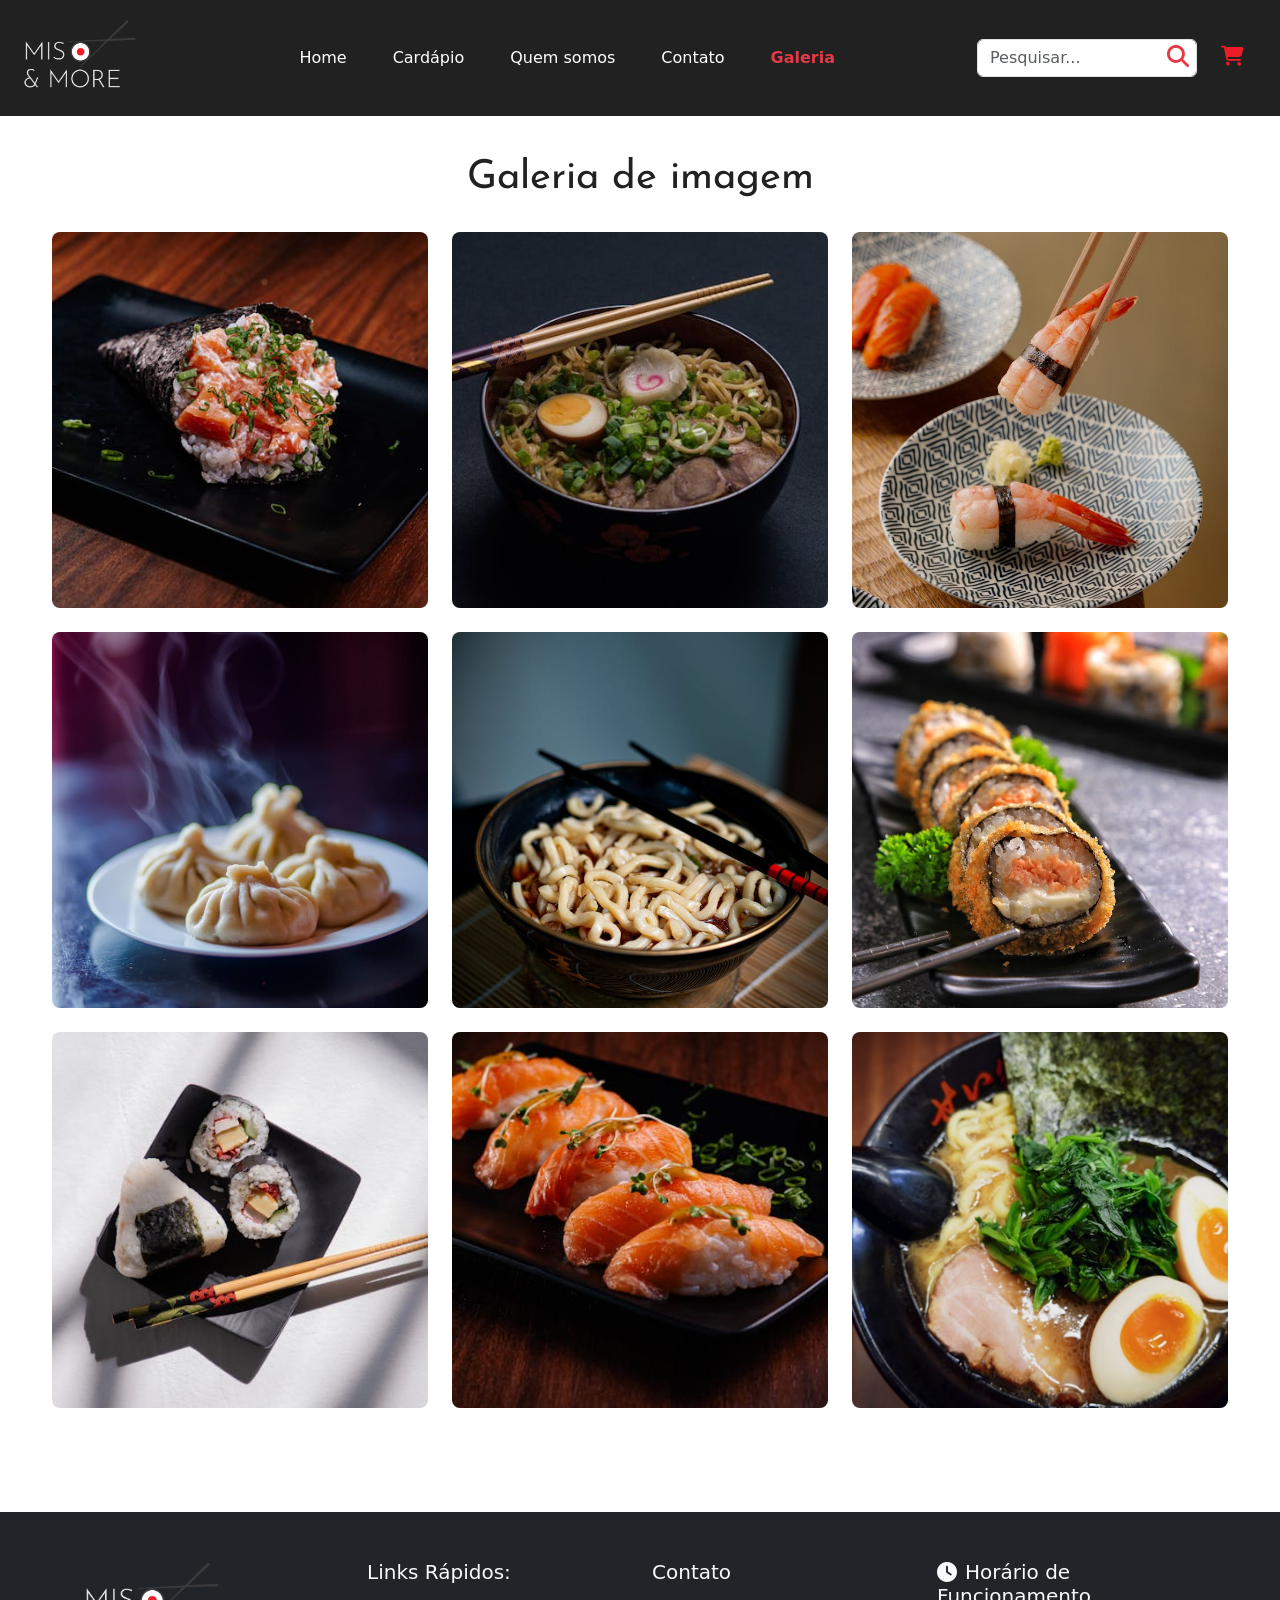
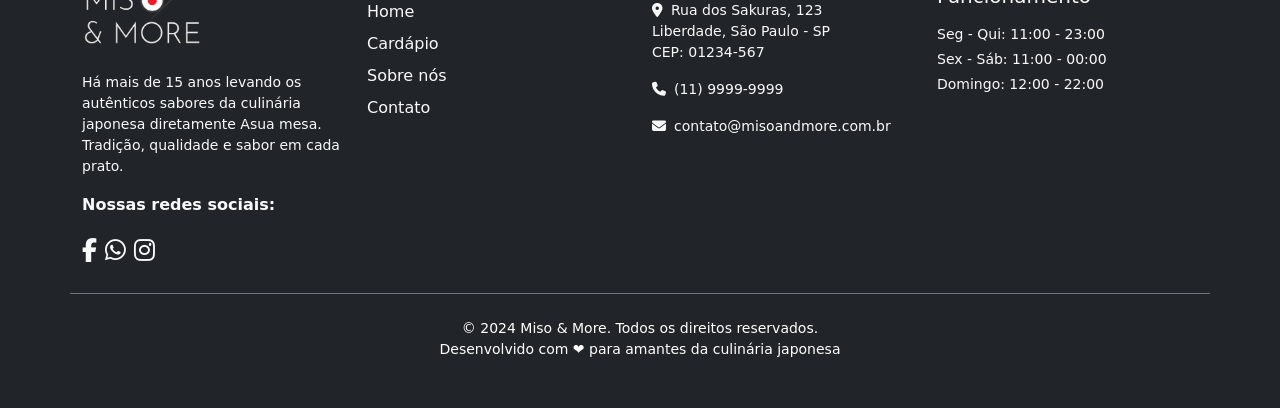
<file: galeria.html>
<!DOCTYPE html>
<html lang="pt-BR">

<head>
  <meta charset="UTF-8">
  <meta name="viewport" content="width=device-width, initial-scale=1.0">
  <title>Miso & More</title>

  <!-- Logo -->
  <link rel="shortcut icon" href="img_/hashi.png" type="image/x-icon">

  <!-- link css -->
  <link rel="stylesheet" href="css/style.css">
  <link rel="stylesheet" href="css/galeria.css">
  <link rel="stylesheet" href="css/busca.css">

  <!-- link font awesome -->
  <link rel="stylesheet" href="https://cdnjs.cloudflare.com/ajax/libs/font-awesome/6.4.2/css/all.min.css">

  <!-- links -->
  <link rel="preconnect" href="https://fonts.googleapis.com">
  <link rel="preconnect" href="https://fonts.gstatic.com" crossorigin>

  <!-- link fonte josefin sans -->
  <link
    href="https://fonts.googleapis.com/css2?family=Josefin+Sans:ital,wght@0,100..700;1,100..700&family=Montserrat:ital,wght@0,100..900;1,100..900&display=swap"
    rel="stylesheet">

  <!-- link bootstrap -->
  <link href="https://cdn.jsdelivr.net/npm/bootstrap@5.3.8/dist/css/bootstrap.min.css" rel="stylesheet"
    integrity="sha384-sRIl4kxILFvY47J16cr9ZwB07vP4J8+LH7qKQnuqkuIAvNWLzeN8tE5YBujZqJLB" crossorigin="anonymous">

</head>

<body>
  <!-- menu -->
  <header>
    <nav class="navbar navbar-expand-lg w-100">
      <div class="container-fluid">
        <div class="logo" id="topo">
          <img src="img_/logoMiso.png" alt="Miso & More Logo" loading="lazy" decoding="async">
        </div>

          <div class="d-flex align-items-center">
            <button class="navbar-toggler" type="button" data-bs-toggle="collapse" data-bs-target="#navbarNav">
              <i class="fa-solid fa-bars" style="color: #ffffff;"></i>
            </button>

            <!-- icon carrinho do mobile-->
            <div class="d-block d-md-block d-lg-none" style="position: relative; cursor: pointer;"
              data-bs-toggle="modal" data-bs-target="#modalCarrinho">
              <i class="fa-solid fa-cart-shopping mx-3 fs-6" style="color: #eb1d27;"></i>
              <span id="mobileCartBadge"
                class="position-absolute top-0 start-100 translate-middle badge rounded-pill bg-danger"
                style="display: none;">
                0
              </span>
            </div>
          </div>

        <div class="collapse navbar-collapse justify-content-center text-center p-1" id="navbarNav">
          <ul class="navbar-nav">
            <li class="nav-item"><a href="index.html" class="nav-link text-white">Home</a></li>
            <li class="nav-item"><a href="cardapio.html" class="nav-link text-white">Cardápio</a></li>
            <li class="nav-item"><a href="quemSomos.html" class="nav-link text-white">Quem somos</a></li>
            <li class="nav-item"><a href="contato.html" class="nav-link text-white">Contato</a></li>
            <li class="nav-item"><a href="galeria.html" class="nav-link text-white" aria-current="page">Galeria</a></li>
          </ul>
        </div>

        <!-- barra de pesquisa -->
        <div class="icons d-none d-md-none d-lg-block" style="position: relative">
          <form class="form-inline my-2 my-lg-0">
            <div style="position: relative">
              <input id="inputBusca" class="form-control" type="search" placeholder="Pesquisar..." autocomplete="off"
                style="width: 220px">
              <button id="btnBuscar" type="button"
                style="position: absolute; top: 50%; right: -17px; transform: translateY(-50%); border: none; background: transparent; cursor: pointer">
                <i class="fa-solid fa-magnifying-glass" style="color: #e63946; font-size: 22px"></i>
              </button>
            </div>
            <div id="listaSugestoes"
              style="display: none; position: absolute; background: white; border: 1px solid #ddd; border-radius: 8px; margin-top: 5px; width: 220px; box-shadow: 0 4px 6px rgba(0,0,0,0.1); z-index: 1000;">
            </div>
          </form>
        </div>
        <!-- fim barra de pesquisa -->

        <!-- icon carrinho -->
        <div class="d-none d-md-none d-lg-block" style="position: relative; cursor: pointer;" data-bs-toggle="modal" data-bs-target="#modalCarrinho">
          <i class="fa-solid fa-cart-shopping mx-4 fs-5" style="color: #eb1d27;"></i>
          <span id="cartBadge" class="position-absolute top-0 start-100 translate-middle badge rounded-pill bg-danger"
            style="display: none;">
            0
          </span>

          <!-- Modal Carrinho -->
          <div class="modal fade" id="modalCarrinho" tabindex="-1" aria-labelledby="modalCarrinhoLabel"
            aria-hidden="true">
            <div class="modal-dialog modal-lg">
              <div class="modal-content">
                <div class="modal-header">
                  <h5 class="modal-title" id="modalCarrinhoLabel" style="color: #eb1d27;">Carrinho de Compras</h5>
                  <button type="button" class="btn-close" data-bs-dismiss="modal" aria-label="Close"></button>
                </div>
                <div class="modal-body" id="cartBody">
                  <p class="text-center text-muted">Seu carrinho está vazio.</p>
                </div>
                <div class="modal-footer">
                  <button type="button" class="btn btn-secondary" data-bs-dismiss="modal">Continuar Comprando</button>
                  <button type="button" class="btn btn-primary" id="btnFinalizarCompra"
                    style="background-color: #eb1d27; border-color: #eb1d27;">Finalizar Compra</button>
                </div>
              </div>
            </div>
          </div>

          <!-- Modal de Sucesso -->
          <div class="modal fade" id="modalSucesso" tabindex="-1" aria-labelledby="modalSucessoLabel" aria-hidden="true"
            data-bs-backdrop="static">
            <div class="modal-dialog modal-dialog-centered modal-sm">
              <div class="modal-content">
                <div class="modal-body text-center p-4">
                  <div class="mb-3">
                    <i class="fa-solid fa-circle-check" style="font-size: 80px; color: #28a745;"></i>
                  </div>
                  <h4 class="text-success">Pedido Finalizado!</h4>
                  <p class="mt-3">Seu pedido foi realizado com sucesso e já está sendo preparado.</p>
                  <p class="fw-bold" style="color: #eb1d27;">Obrigado pela preferência!</p>
                  <button type="button" class="btn btn-success mt-3" data-bs-dismiss="modal">Ok</button>
                </div>
              </div>
            </div>
          </div>
        </div>
        <!-- fim modal -->
      </div>
    </nav>
  </header>
  <!-- fim menu -->

  <!-- main -->
  <main class="px-3 py-2 mb-5">
    <section>
      <div class="gallery-container fade-up">
        <h1 class="gallery-title">Galeria de imagem</h1>

        <div class="container-fluid">
          <div class="row g-4">
            <!-- Primeira linha -->
            <div class="col-12 col-sm-6 col-md-4">
              <div class="gallery-item">
                <img src="img_/galeria1.jpg" alt="Sushi com peixe picado e cebolinha.">

              </div>
            </div>
            <div class="col-12 col-sm-6 col-md-4">
              <div class="gallery-item">
                <img src="img_/galeria2.jpg" alt="Ramen com carne, ovo e legumes.">
              </div>
            </div>
            <div class="col-12 col-sm-6 col-md-4">
              <div class="gallery-item">
                <img src="img_/galeria3.jpg" alt="Temaki de salmão com abacate.">
              </div>
            </div>

            <!-- Segunda linha -->
            <div class="col-12 col-sm-6 col-md-4 hide">
              <div class="gallery-item">
                <img src="img_/galeria4.jpg" alt="Sushi com molho de soja e wasabi.">
              </div>
            </div>
            <div class="col-12 col-sm-6 col-md-4 hide">
              <div class="gallery-item">
                <img src="img_/galeria5.jpg" alt="Sashimi de atum fresco.">
              </div>
            </div>
            <div class="col-12 col-sm-6 col-md-4 hide">
              <div class="gallery-item">
                <img src="img_/galeria6.jpg" alt="Sushi de salmão com abacate.">
              </div>
            </div>

            <!-- Terceira linha -->
            <div class="col-12 col-sm-6 col-md-4 hide">
              <div class="gallery-item">
                <img src="img_/galeria7.jpg" alt="Sushi de atum com cebolinha.">
              </div>
            </div>
            <div class="col-12 col-sm-6 col-md-4 hide">
              <div class="gallery-item">
                <img src="img_/galeria8.jpg" alt="Sushi de salmão com cream cheese.">
              </div>
            </div>
            <div class="col-12 col-sm-6 col-md-4 hide">
              <div class="gallery-item">
                <img src="img_/galeria9.jpg" alt="Sushi de atum com abacate.">
              </div>
            </div>
            <div class="col-12 mt-5 d-flex justify-content-center">
              <button id="verMais" class="order-now">Veja mais...</button>
            </div>
          </div>
        </div>
      </div>
    </section>
  </main>
  <!-- fim main -->

  <!-- Footer -->
  <footer class="bg-dark text-light py-5">
    <div class="container">
      <div class="row g-4">
        <!-- Coluna 1 - Logo e Descrição -->
        <div class="col-lg-3 col-md-6">
          <img src="img_/logoMiso.png" alt="Miso & More Logo" class="mb-3" style="max-width: 150px;">
          <p class="small">Há mais de 15 anos levando os autênticos sabores da culinária japonesa diretamente Asua
            mesa. Tradição, qualidade e sabor em cada prato.</p>
          <p class="fw-bold mt-3">Nossas redes sociais:</p>
          <div class="d-flex gap-2">
            <a href="#" class="text-light fs-4"><i class="fab fa-facebook-f"></i></a>
            <a href="#" class="text-light fs-4"><i class="fab fa-whatsapp"></i></a>
            <a href="#" class="text-light fs-4"><i class="fab fa-instagram"></i></a>
          </div>
        </div>

        <!-- Coluna 2 - Links Rápidos -->
        <div class="col-lg-3 col-md-6">
          <h5 class="mb-3">Links Rápidos:</h5>
          <ul class="list-unstyled">
            <li class="mb-2"><a href="#topo" class="text-light text-decoration-none">Home</a></li>
            <li class="mb-2"><a href="cardapio.html" class="text-light text-decoration-none">Cardápio</a>
            </li>
            <li class="mb-2"><a href="quemSomos.html" class="text-light text-decoration-none">Sobre nós</a>
            </li>
            <li class="mb-2"><a href="contato.html" class="text-light text-decoration-none">Contato</a></li>
          </ul>
        </div>

        <!-- Coluna 3 - Contato -->
        <div class="col-lg-3 col-md-6">
          <h5 class="mb-3">Contato</h5>
          <p class="small"><i class="fa-solid fa-location-dot me-2"></i>Rua dos Sakuras, 123<br>Liberdade, São Paulo -
            SP<br>CEP: 01234-567</p>
          <p class="small"><i class="fa-solid fa-phone me-2"></i>(11) 9999-9999</p>
          <p class="small"><i class="fa-solid fa-envelope me-2"></i>contato@misoandmore.com.br</p>
        </div>

        <!-- Coluna 4 - Horário -->
        <div class="col-lg-3 col-md-6">
          <h5 class="mb-3"><i class="fa-solid fa-clock me-2"></i>Horário de Funcionamento</h5>
          <p class="small mb-1">Seg - Qui: 11:00 - 23:00</p>
          <p class="small mb-1">Sex - Sáb: 11:00 - 00:00</p>
          <p class="small mb-1">Domingo: 12:00 - 22:00</p>
        </div>
      </div>

      <!-- Footer Bottom -->
      <div class="row mt-4 pt-4 border-top border-secondary">
        <div class="col text-center">
          <p class="small mb-0 text-white">© 2024 Miso & More. Todos os direitos reservados.<br>Desenvolvido com ❤️ para
            amantes da culinária japonesa</p>
        </div>
      </div>
    </div>
  </footer>
  <!-- fim footer -->

  <!-- vlibras -->
  <div vw class="enabled">
    <div vw-access-button class="active"></div>
    <div vw-plugin-wrapper>
      <div class="vw-plugin-top-wrapper"></div>
    </div>
  </div>
  <!-- fim vlibras -->

  <!-- script vlibras -->
  <script src="https://vlibras.gov.br/app/vlibras-plugin.js"></script>
  <script>
    new window.VLibras.Widget('https://vlibras.gov.br/app');
  </script>

  <!-- Bootstrap JS -->
  <script src="https://cdn.jsdelivr.net/npm/bootstrap@5.3.0/dist/js/bootstrap.bundle.min.js"></script>
  <script src="js/galeria.js"></script>

  <!-- script cardapio -->
  <script src="js/cardapio.js"></script>

    <!-- busca -->
  <script src="js/busca.js"></script>
  <script src="js/busca-cardapio.js"></script>
  <script>
    // Importa as funções úteis do arquivo busca-cardapio.js
    const U = window.CardapioUtils;

    // Carrega os dados do cardápio (espera que exista uma variável global CARDAPIO)
    const data = Array.isArray(window.CARDAPIO) ? window.CARDAPIO : [];

    // Função que redireciona o usuário para a página do cardápio
    // Se houver uma busca (q), adiciona como parâmetro na URL
    function goToCardapio(q) {
      const url = new URL('cardapio.html', location.href);
      if (q) url.searchParams.set('q', q); // Adiciona ?q=pizza (por exemplo)
      location.href = url.toString(); // Redireciona para a nova página
    }

    // Função principal que conecta os elementos HTML com as funcionalidades
    function bind() {
      // Busca os elementos no DOM
      const input = document.getElementById('inputBusca'); // Campo de texto
      const btn = document.getElementById('btnBuscar'); // Botão de buscar
      const box = document.getElementById('listaSugestoes'); // Caixa de sugestões

      // Se algum elemento não existir, para a execução
      if (!input || !btn || !box) return;

      // Função que atualiza a lista de sugestões enquanto o usuário digita
      function updateSuggestions() {
        // Chama a função que gera até 8 sugestões baseadas no que foi digitado
        const suggestions = U.makeSuggestions(data, input.value, 8);

        box.innerHTML = ''; // Limpa a caixa de sugestões

        // Mostra ou esconde a caixa dependendo se há sugestões
        box.style.display = suggestions.length ? 'block' : 'none';

        // Cria um elemento para cada sugestão
        suggestions.forEach(text => {
          const div = document.createElement('div');
          div.className = 'typeahead-item'; // Classe CSS para estilização
          div.tabIndex = 0; // Permite navegação por teclado
          div.setAttribute('role', 'option'); // Acessibilidade
          div.textContent = text; // Texto da sugestão

          // Ao clicar na sugestão, redireciona com ela preenchida
          div.addEventListener('click', () => goToCardapio(text));

          // Permite pressionar Enter na sugestão selecionada
          div.addEventListener('keydown', (e) => {
            if (e.key === 'Enter') goToCardapio(text);
          });

          box.appendChild(div); // Adiciona a sugestão na caixa
        });
      }

      // Atualiza sugestões sempre que o usuário digitar algo
      input.addEventListener('input', updateSuggestions);

      // Eventos do teclado no campo de busca
      input.addEventListener('keydown', (e) => {
        // Se pressionar Enter, busca o que está digitado
        if (e.key === 'Enter') {
          e.preventDefault(); // Evita comportamento padrão do formulário
          goToCardapio(input.value.trim());
        }
        // Se pressionar Esc, esconde a caixa de sugestões
        if (e.key === 'Escape') {
          box.style.display = 'none';
        }
      });

      // Ao clicar no botão de buscar, redireciona com o texto digitado
      btn.addEventListener('click', () => goToCardapio(input.value.trim()));

      // Se a URL já vier com parâmetro ?q=alguma_coisa, redireciona automaticamente
      // Útil para links diretos ou compartilhamento
      const init = U.readQueryParam('q');
      if (init) {
        goToCardapio(init);
      }
    }

    // Aguarda o carregamento completo da página antes de executar
    // Garante que todos os elementos HTML estejam disponíveis
    document.addEventListener('DOMContentLoaded', bind);
  </script>
  <!-- fim do script -->
</body>

</html>
</file>
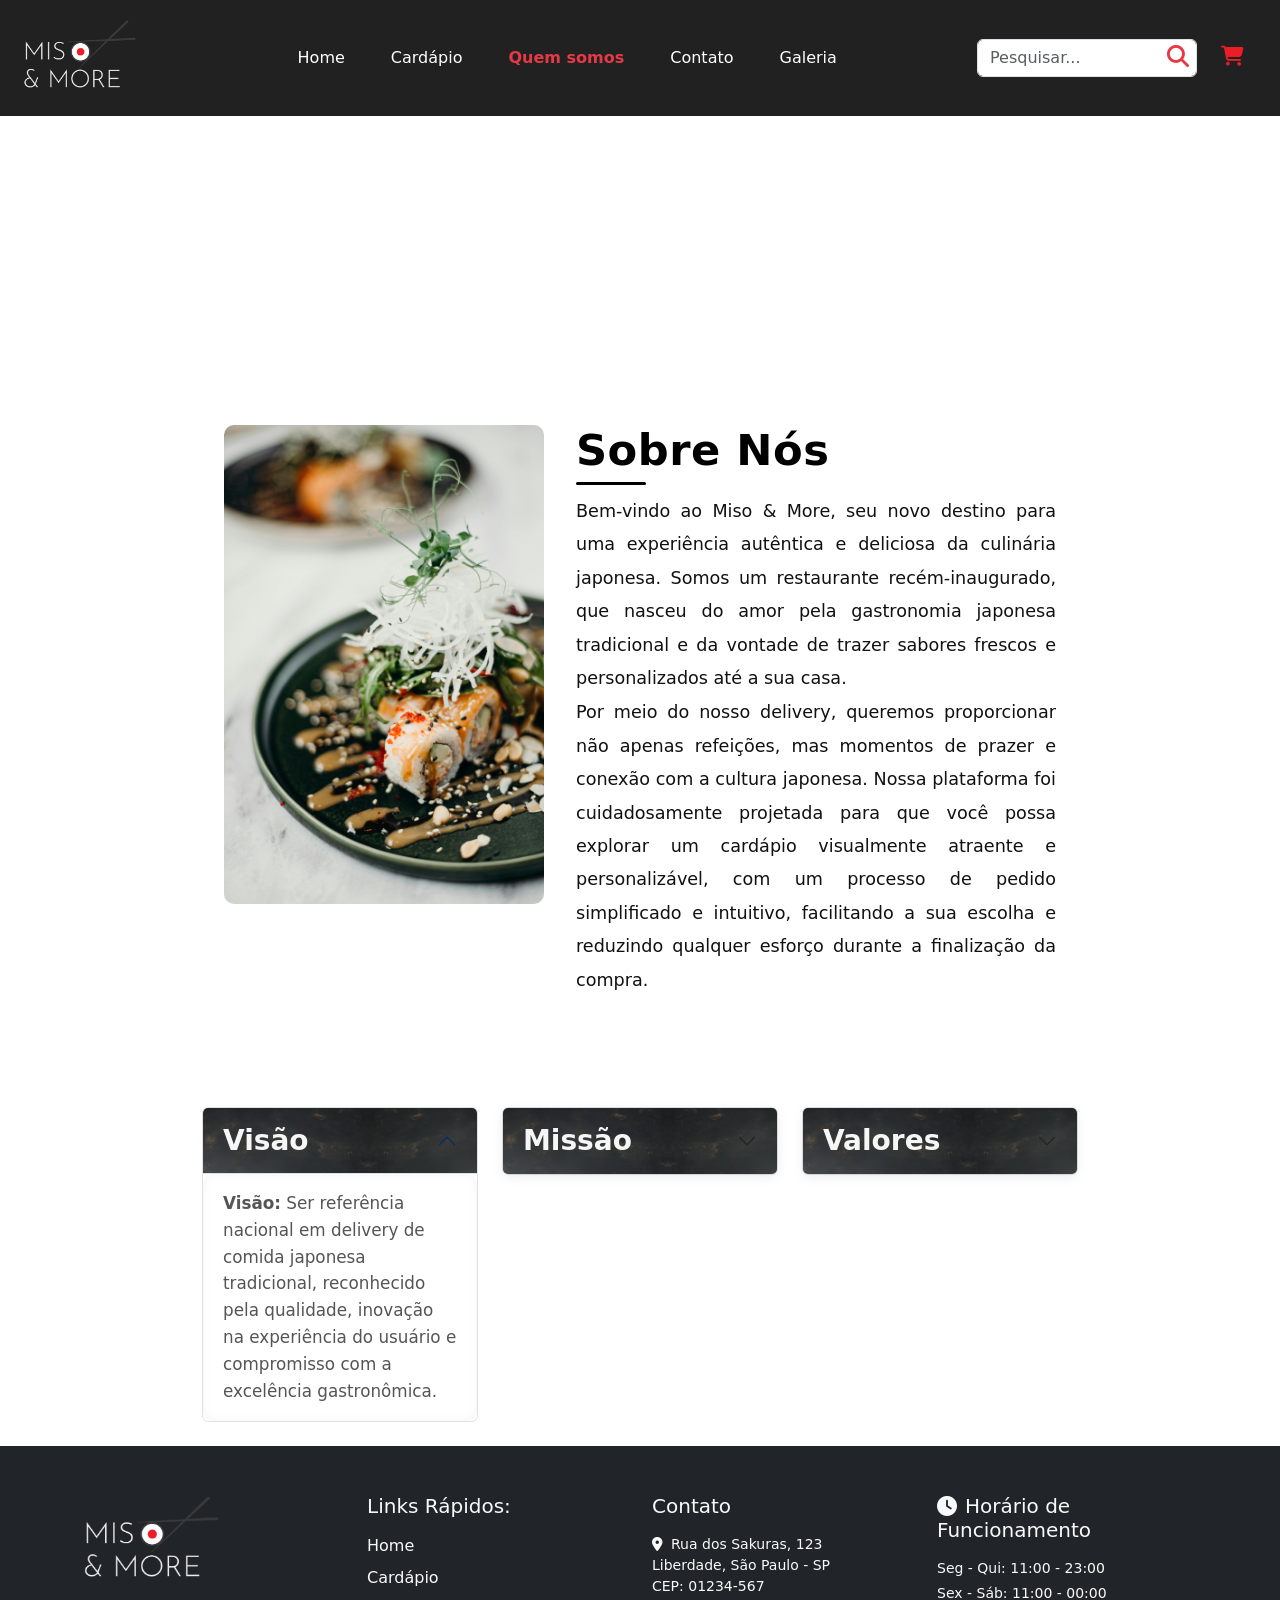
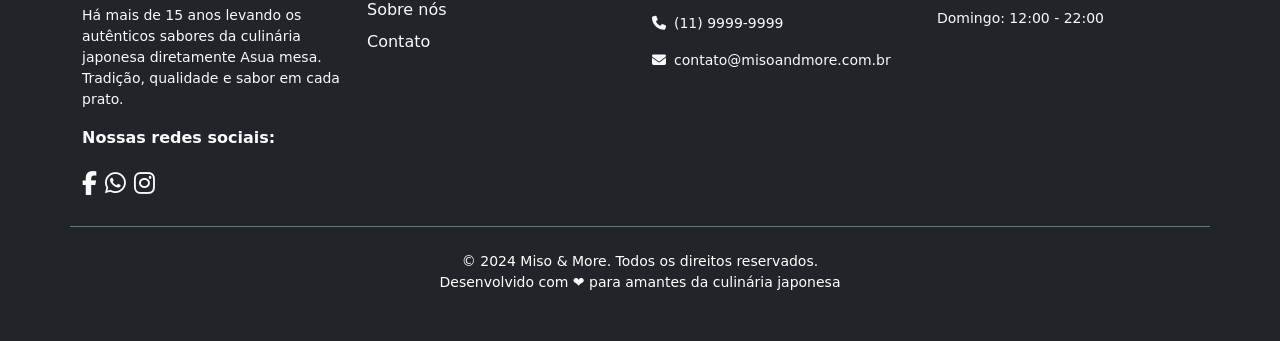
<file: quemSomos.html>
<!DOCTYPE html>
<html lang="en">

<head>
    <meta charset="UTF-8">
    <meta name="viewport" content="width=device-width, initial-scale=1.0">
    <title>Quem Somos</title>

    <!-- logo -->
    <link rel="icon" type="image/x-icon" href="img_/hashi.png">

    <!-- linsk css -->
    <link rel="stylesheet" href="css/style.css">
    <link rel="stylesheet" href="css/quemSomos.css">
    <link rel="stylesheet" href="css/busca.css">

    <!-- links -->
    <link rel="stylesheet" href="https://cdnjs.cloudflare.com/ajax/libs/font-awesome/6.4.2/css/all.min.css">
    <link href="https://cdn.jsdelivr.net/npm/bootstrap@5.3.8/dist/css/bootstrap.min.css" rel="stylesheet"
        integrity="sha384-sRIl4kxILFvY47J16cr9ZwB07vP4J8+LH7qKQnuqkuIAvNWLzeN8tE5YBujZqJLB" crossorigin="anonymous">
    <link
        href="https://fonts.googleapis.com/css2?family=Josefin+Sans:ital,wght@0,100..700;1,100..700&family=Montserrat:ital,wght@0,100..900;1,100..900&display=swap"
        rel="stylesheet">

</head>

<body>
    <!-- menu -->
    <header>
        <nav class="navbar navbar-expand-lg w-100">
            <div class="container-fluid">
                <div class="logo" id="topo">
                    <img src="img_/logoMiso.png" alt="Miso & More Logo" loading="lazy" decoding="async">
                </div>

                <div class="d-flex align-items-center">
                    <button class="navbar-toggler" type="button" data-bs-toggle="collapse" data-bs-target="#navbarNav">
                        <i class="fa-solid fa-bars" style="color: #ffffff;"></i>
                    </button>

                    <!-- icon carrinho do mobile-->
                    <div class="d-block d-md-block d-lg-none" style="position: relative; cursor: pointer;"
                        data-bs-toggle="modal" data-bs-target="#modalCarrinho">
                        <i class="fa-solid fa-cart-shopping mx-3 fs-6" style="color: #eb1d27;"></i>
                        <span id="mobileCartBadge"
                            class="position-absolute top-0 start-100 translate-middle badge rounded-pill bg-danger"
                            style="display: none;">
                            0
                        </span>
                    </div>
                </div>

                <div class="collapse navbar-collapse justify-content-center text-center p-1" id="navbarNav">
                    <ul class="navbar-nav">
                        <li class="nav-item"><a href="index.html" class="nav-link text-white">Home</a></li>
                        <li class="nav-item"><a href="cardapio.html" class="nav-link text-white">Cardápio</a></li>
                        <li class="nav-item"><a href="quemSomos.html" class="nav-link text-white"
                                aria-current="page">Quem somos</a></li>
                        <li class="nav-item"><a href="contato.html" class="nav-link text-white">Contato</a></li>
                        <li class="nav-item"><a href="galeria.html" class="nav-link text-white">Galeria</a></li>
                    </ul>
                </div>


                <!-- barra de pesquisa -->
                <div class="icons d-none d-md-none d-lg-block" style="position: relative">
                    <form class="form-inline my-2 my-lg-0">
                        <div style="position: relative">
                            <input id="inputBusca" class="form-control" type="search" placeholder="Pesquisar..."
                                autocomplete="off" style="width: 220px">
                            <button id="btnBuscar" type="button"
                                style="position: absolute; top: 50%; right: -17px; transform: translateY(-50%); border: none; background: transparent; cursor: pointer">
                                <i class="fa-solid fa-magnifying-glass" style="color: #e63946; font-size: 22px"></i>
                            </button>
                        </div>
                        <div id="listaSugestoes"
                            style="display: none; position: absolute; background: white; border: 1px solid #ddd; border-radius: 8px; margin-top: 5px; width: 220px; box-shadow: 0 4px 6px rgba(0,0,0,0.1); z-index: 1000;">
                        </div>
                    </form>
                </div>
                <!-- fim barra de pesquisa -->

                <!-- icon carrinho -->
                <div class="d-none d-md-none d-lg-block" style="position: relative; cursor: pointer;"
                    data-bs-toggle="modal" data-bs-target="#modalCarrinho">
                    <i class="fa-solid fa-cart-shopping mx-4 fs-5" style="color: #eb1d27;"></i>
                    <span id="cartBadge"
                        class="position-absolute top-0 start-100 translate-middle badge rounded-pill bg-danger"
                        style="display: none;">
                        0
                    </span>

                    <!-- Modal Carrinho -->
                    <div class="modal fade" id="modalCarrinho" tabindex="-1" aria-labelledby="modalCarrinhoLabel"
                        aria-hidden="true">
                        <div class="modal-dialog modal-lg">
                            <div class="modal-content">
                                <div class="modal-header">
                                    <h5 class="modal-title" id="modalCarrinhoLabel" style="color: #eb1d27;">Carrinho de
                                        Compras</h5>
                                    <button type="button" class="btn-close" data-bs-dismiss="modal"
                                        aria-label="Close"></button>
                                </div>
                                <div class="modal-body" id="cartBody">
                                    <p class="text-center text-muted">Seu carrinho está vazio.</p>
                                </div>
                                <div class="modal-footer">
                                    <button type="button" class="btn btn-secondary" data-bs-dismiss="modal">Continuar
                                        Comprando</button>
                                    <button type="button" class="btn btn-primary" id="btnFinalizarCompra"
                                        style="background-color: #eb1d27; border-color: #eb1d27;">Finalizar
                                        Compra</button>
                                </div>
                            </div>
                        </div>
                    </div>

                    <!-- Modal de Sucesso -->
                    <div class="modal fade" id="modalSucesso" tabindex="-1" aria-labelledby="modalSucessoLabel"
                        aria-hidden="true" data-bs-backdrop="static">
                        <div class="modal-dialog modal-dialog-centered modal-sm">
                            <div class="modal-content">
                                <div class="modal-body text-center p-4">
                                    <div class="mb-3">
                                        <i class="fa-solid fa-circle-check"
                                            style="font-size: 80px; color: #28a745;"></i>
                                    </div>
                                    <h4 class="text-success">Pedido Finalizado!</h4>
                                    <p class="mt-3">Seu pedido foi realizado com sucesso e já está sendo preparado.</p>
                                    <p class="fw-bold" style="color: #eb1d27;">Obrigado pela preferência!</p>
                                    <button type="button" class="btn btn-success mt-3"
                                        data-bs-dismiss="modal">Ok</button>
                                </div>
                            </div>
                        </div>
                    </div>
                </div>
                <!-- fim modal -->
            </div>
        </nav>
    </header>
    <!-- fim menu -->

    <!-- main -->
    <main>
        <section class="banner-quemSomos">
            <div class="banner-overlay">
                <h1>Quem somos?</h1>
            </div>
        </section>

        <!-- Seção principal (Sobre Nós) -->
        <section id="quemSomos" class="container-quemSomos">
            <div class="card-principal">
                <div class="container-inner">
                    <div class="image-col d-none d-md-block">
                        <div class="image">
                            <img src="img_/img-SobreNos.jpg" alt="Sushi Bowl" class="sushi-imagem">
                        </div>
                    </div>

                    <div class="text-col">
                        <div class="texto-content">
                            <h2>Sobre Nós</h2>
                            <p>
                                Bem-vindo ao Miso & More, seu novo destino para uma experiência autêntica e deliciosa da
                                culinária japonesa.
                                Somos um restaurante recém-inaugurado, que nasceu do amor pela gastronomia japonesa
                                tradicional e da vontade
                                de trazer sabores frescos e personalizados até a sua casa.
                            </p>
                            <p>
                                Por meio do nosso delivery, queremos proporcionar não apenas refeições, mas momentos de
                                prazer e conexão com a
                                cultura japonesa. Nossa plataforma foi cuidadosamente projetada para que você possa
                                explorar um cardápio
                                visualmente atraente e personalizável, com um processo de pedido simplificado e
                                intuitivo, facilitando a sua
                                escolha e reduzindo qualquer esforço durante a finalização da compra.
                            </p>
                        </div>
                    </div>
                </div>
        </section>
        <!-- seção de missão e valores -->
        <section id="missaoValores" class="my-4">
            <!-- container -->
            <div class="container" style="max-width: 900px;">
                <div class="accordion" id="accordionExample">
                    <!-- linha -->
                    <div class="row d-flex">
                        <!-- item 1 -->
                        <div class="col-12 col-md-4">
                            <div class="accordion-item">
                                <h2 class="accordion-header">
                                    <button class="accordion-button" type="button" data-bs-toggle="collapse"
                                        data-bs-target="#collapseOne" aria-expanded="true" aria-controls="collapseOne">

                                        <p class="text-#5E5E5E text-center m-0 fs-3">
                                            <strong>Visão</strong>



                                        </p>
                                    </button>
                                </h2>
                                <div id="collapseOne" class="accordion-collapse collapse show"
                                    data-bs-parent="#accordionExample">
                                    <div class="accordion-body">
                                        <strong>Visão:</strong> Ser referência nacional em delivery de comida japonesa
                                        tradicional, reconhecido pela qualidade, inovação na experiência do usuário e
                                        compromisso com a excelência gastronômica.
                                    </div>
                                </div>
                            </div>
                        </div>
                        <!-- fim item 1 -->

                        <!-- item 2 -->
                        <div class="col-12 col-md-4">
                            <div class="accordion-item">
                                <h2 class="accordion-header">
                                    <button class="accordion-button custom-bg collapsed" type="button"
                                        data-bs-toggle="collapse" data-bs-target="#collapseTwo" aria-expanded="false"
                                        aria-controls="collapseTwo">
                                        <p class="text-#5E5E5E text-center m-0 fs-3">
                                            <strong>Missão</strong>
                                        </p>
                                    </button>
                                </h2>
                                <div id="collapseTwo" class="accordion-collapse collapse"
                                    data-bs-parent="#accordionExample">
                                    <div class="accordion-body">
                                        <strong>Missão:</strong> Oferecer uma experiência autêntica da culinária
                                        japonesa, unindo tradição, frescor e personalização em cada prato, com um
                                        serviço de delivery eficiente e acolhedor que transforma refeições em momentos
                                        de prazer e conexão cultural.
                                    </div>
                                </div>
                            </div>
                        </div>
                        <!-- fim item 2 -->

                        <!-- item 3 -->
                        <div class="col-12 col-md-4">
                            <div class="accordion-item">
                                <h2 class="accordion-header">
                                    <button class="accordion-button custom-bg collapsed" type="button"
                                        data-bs-toggle="collapse" data-bs-target="#collapseThree" aria-expanded="false"
                                        aria-controls="collapseThree">

                                        <p class="text-#5E5E5E text-center m-0 fs-3">
                                            <strong>Valores</strong>



                                        </p>
                                    </button>
                                </h2>
                                <div id="collapseThree" class="accordion-collapse collapse"
                                    data-bs-parent="#accordionExample">
                                    <div class="accordion-body">
                                        <strong>Valores:</strong> Acreditamos na autenticidade dos sabores, na qualidade
                                        dos ingredientes, na inovação da experiência, no respeito Acultura japonesa e
                                        no compromisso com a satisfação de cada cliente.
                                    </div>
                                </div>
                            </div>
                        </div>
                        <!-- fim item 3 -->
                    </div>
                </div>
            </div>
        </section>
    </main>


    <footer class="bg-dark text-light py-5">
        <div class="container">
            <div class="row g-4">
                <!-- Coluna 1 - Logo e Descrição -->
                <div class="col-lg-3 col-md-6">
                    <img src="img_/logoMiso.png" alt="Miso & More Logo" class="mb-3" style="max-width: 150px;">
                    <p class="small">Há mais de 15 anos levando os autênticos sabores da culinária japonesa diretamente
                        Asua
                        mesa. Tradição, qualidade e sabor em cada prato.</p>
                    <p class="fw-bold mt-3">Nossas redes sociais:</p>
                    <div class="d-flex gap-2">
                        <a href="#" class="text-light fs-4"><i class="fab fa-facebook-f"></i></a>
                        <a href="#" class="text-light fs-4"><i class="fab fa-whatsapp"></i></a>
                        <a href="#" class="text-light fs-4"><i class="fab fa-instagram"></i></a>
                    </div>
                </div>

                <!-- Coluna 2 - Links Rápidos -->
                <div class="col-lg-3 col-md-6">
                    <h5 class="mb-3">Links Rápidos:</h5>
                    <ul class="list-unstyled">
                        <li class="mb-2"><a href="index.html" class="text-light text-decoration-none">Home</a>
                        </li>
                        <li class="mb-2"><a href="cardapio.html" class="text-light text-decoration-none">Cardápio</a>
                        </li>
                        <li class="mb-2"><a href="quemSomos.html" class="text-light text-decoration-none">Sobre nós</a>
                        </li>
                        <li class="mb-2"><a href="contato.html" class="text-light text-decoration-none">Contato</a></li>
                    </ul>
                </div>

                <!-- Coluna 3 - Contato -->
                <div class="col-lg-3 col-md-6">
                    <h5 class="mb-3">Contato</h5>
                    <p class="small"><i class="fa-solid fa-location-dot me-2"></i>Rua dos Sakuras, 123<br>Liberdade, São
                        Paulo - SP<br>CEP: 01234-567</p>
                    <p class="small"><i class="fa-solid fa-phone me-2"></i>(11) 9999-9999</p>
                    <p class="small"><i class="fa-solid fa-envelope me-2"></i>contato@misoandmore.com.br</p>
                </div>

                <!-- Coluna 4 - Horário -->
                <div class="col-lg-3 col-md-6">
                    <h5 class="mb-3"><i class="fa-solid fa-clock me-2"></i>Horário de Funcionamento</h5>
                    <p class="small mb-1">Seg - Qui: 11:00 - 23:00</p>
                    <p class="small mb-1">Sex - Sáb: 11:00 - 00:00</p>
                    <p class="small mb-1">Domingo: 12:00 - 22:00</p>
                </div>
            </div>

            <!-- Footer Bottom -->
            <div class="row mt-4 pt-4 border-top border-secondary">
                <div class="col text-center">
                    <p class="small mb-0 text-white align text-center">© 2024 Miso & More. Todos os direitos
                        reservados.<br>Desenvolvido com ❤️ para amantes da culinária japonesa</p>
                </div>
            </div>
        </div>
    </footer>
    <!-- fim footer -->

    <!-- vlibras -->
    <div vw class="enabled">
        <div vw-access-button class="active"></div>
        <div vw-plugin-wrapper>
            <div class="vw-plugin-top-wrapper"></div>
        </div>
    </div>
    <!-- fim vlibras -->

    <!-- script vlibras -->
    <script src="https://vlibras.gov.br/app/vlibras-plugin.js"></script>
    <script>
        new window.VLibras.Widget('https://vlibras.gov.br/app');
    </script>

    <!-- script -->
    <script src="https://cdn.jsdelivr.net/npm/bootstrap@5.3.8/dist/js/bootstrap.bundle.min.js"
        integrity="sha384-FKyoEForCGlyvwx9Hj09JcYn3nv7wiPVlz7YYwJrWVcXK/BmnVDxM+D2scQbITxI"
        crossorigin="anonymous"></script>
    <script src="js/cardapio.js"></script>

    <!-- busca -->
    <script src="js/busca.js"></script>
    <script src="js/busca-cardapio.js"></script>
    <script>
        // Importa as funções úteis do arquivo busca-cardapio.js
        const U = window.CardapioUtils;

        // Carrega os dados do cardápio (espera que exista uma variável global CARDAPIO)
        const data = Array.isArray(window.CARDAPIO) ? window.CARDAPIO : [];

        // Função que redireciona o usuário para a página do cardápio
        // Se houver uma busca (q), adiciona como parâmetro na URL
        function goToCardapio(q) {
            const url = new URL('cardapio.html', location.href);
            if (q) url.searchParams.set('q', q); // Adiciona ?q=pizza (por exemplo)
            location.href = url.toString(); // Redireciona para a nova página
        }

        // Função principal que conecta os elementos HTML com as funcionalidades
        function bind() {
            // Busca os elementos no DOM
            const input = document.getElementById('inputBusca'); // Campo de texto
            const btn = document.getElementById('btnBuscar'); // Botão de buscar
            const box = document.getElementById('listaSugestoes'); // Caixa de sugestões

            // Se algum elemento não existir, para a execução
            if (!input || !btn || !box) return;

            // Função que atualiza a lista de sugestões enquanto o usuário digita
            function updateSuggestions() {
                // Chama a função que gera até 8 sugestões baseadas no que foi digitado
                const suggestions = U.makeSuggestions(data, input.value, 8);

                box.innerHTML = ''; // Limpa a caixa de sugestões

                // Mostra ou esconde a caixa dependendo se há sugestões
                box.style.display = suggestions.length ? 'block' : 'none';

                // Cria um elemento para cada sugestão
                suggestions.forEach(text => {
                    const div = document.createElement('div');
                    div.className = 'typeahead-item'; // Classe CSS para estilização
                    div.tabIndex = 0; // Permite navegação por teclado
                    div.setAttribute('role', 'option'); // Acessibilidade
                    div.textContent = text; // Texto da sugestão

                    // Ao clicar na sugestão, redireciona com ela preenchida
                    div.addEventListener('click', () => goToCardapio(text));

                    // Permite pressionar Enter na sugestão selecionada
                    div.addEventListener('keydown', (e) => {
                        if (e.key === 'Enter') goToCardapio(text);
                    });

                    box.appendChild(div); // Adiciona a sugestão na caixa
                });
            }

            // Atualiza sugestões sempre que o usuário digitar algo
            input.addEventListener('input', updateSuggestions);

            // Eventos do teclado no campo de busca
            input.addEventListener('keydown', (e) => {
                // Se pressionar Enter, busca o que está digitado
                if (e.key === 'Enter') {
                    e.preventDefault(); // Evita comportamento padrão do formulário
                    goToCardapio(input.value.trim());
                }
                // Se pressionar Esc, esconde a caixa de sugestões
                if (e.key === 'Escape') {
                    box.style.display = 'none';
                }
            });

            // Ao clicar no botão de buscar, redireciona com o texto digitado
            btn.addEventListener('click', () => goToCardapio(input.value.trim()));

            // Se a URL já vier com parâmetro ?q=alguma_coisa, redireciona automaticamente
            // Útil para links diretos ou compartilhamento
            const init = U.readQueryParam('q');
            if (init) {
                goToCardapio(init);
            }
        }

        // Aguarda o carregamento completo da página antes de executar
        // Garante que todos os elementos HTML estejam disponíveis
        document.addEventListener('DOMContentLoaded', bind);
    </script>
    <!-- fim do script -->
</body>

</html>
</file>
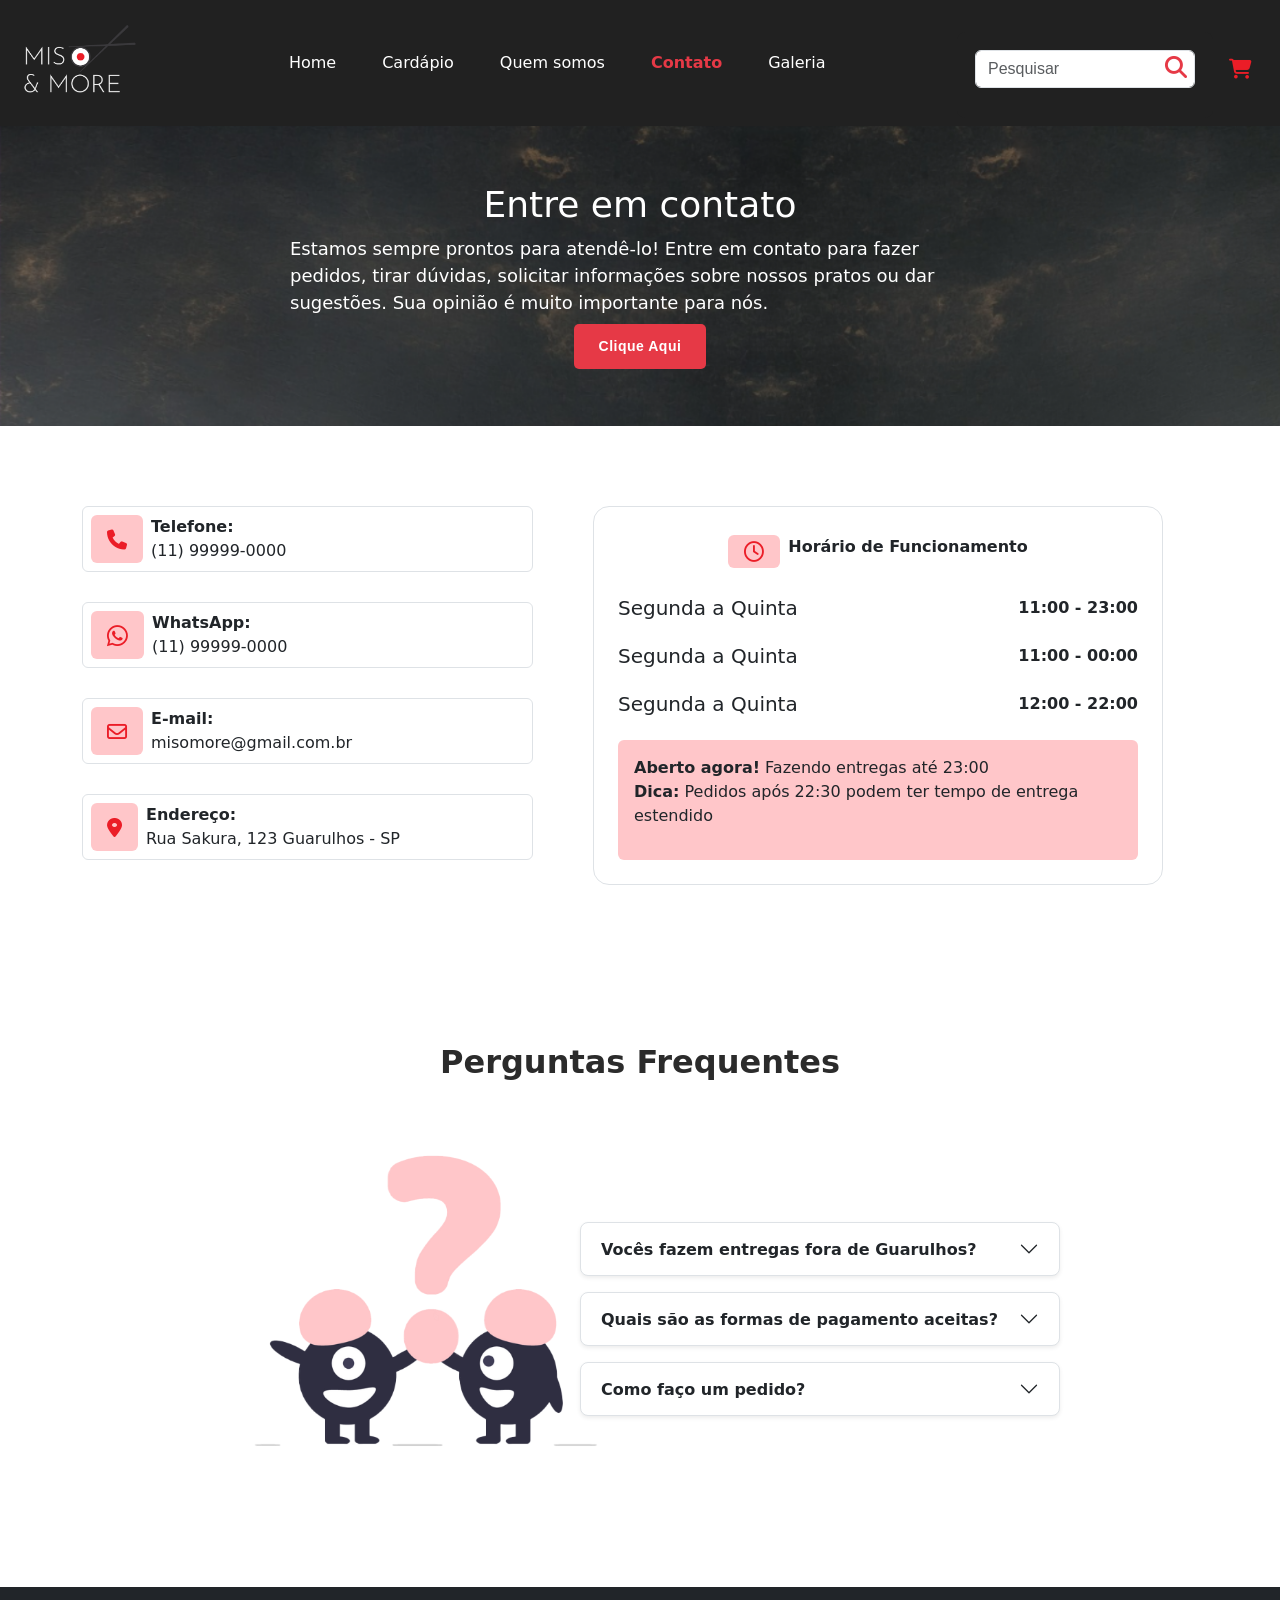
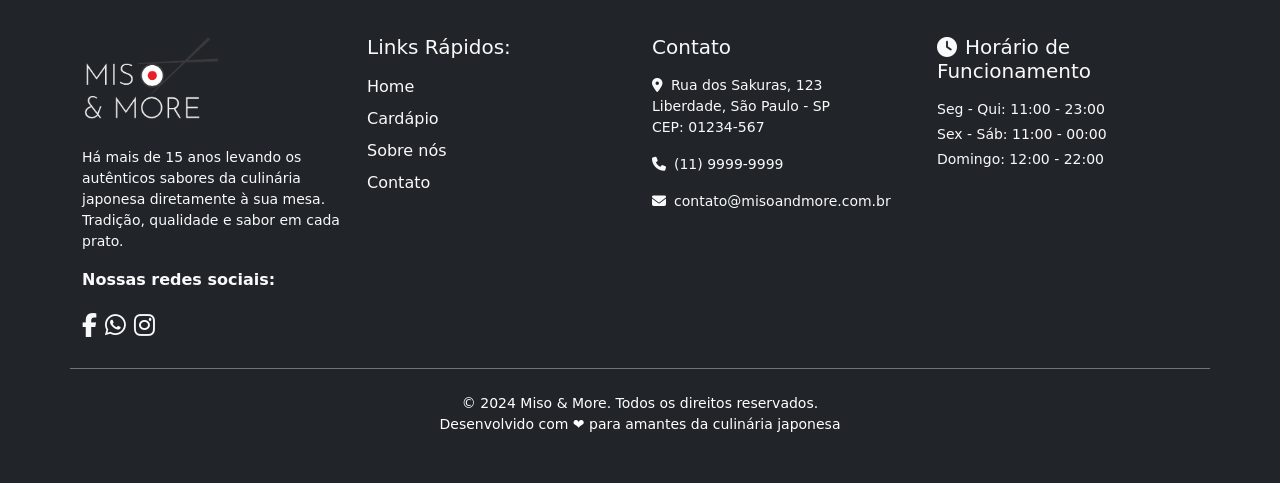
<file: src_/HTML/contato.html>
<!DOCTYPE html>
<html lang="pt-BR">

<head>
    <meta charset="UTF-8">
    <meta name="viewport" content="width=device-width, initial-scale=1.0">
    <title>Contato</title>

    <!-- logo -->
    <link rel="icon" type="image/x-icon" href="../img_/hashi.png">

    <!-- link css-->
    <link rel="stylesheet" href="../CSS/style.css">
    <link rel="stylesheet" href="../CSS/contato.css">


    <!-- links -->
    <link rel="stylesheet" href="https://cdnjs.cloudflare.com/ajax/libs/font-awesome/6.4.2/css/all.min.css">
    <link href="https://cdn.jsdelivr.net/npm/bootstrap@5.3.8/dist/css/bootstrap.min.css" rel="stylesheet"
        integrity="sha384-sRIl4kxILFvY47J16cr9ZwB07vP4J8+LH7qKQnuqkuIAvNWLzeN8tE5YBujZqJLB" crossorigin="anonymous">
</head>

<body>
    <!-- menu -->
    <header>
        <nav class="navbar navbar-expand-lg w-100">
            <div class="container-fluid">
                <div class="logo" id="topo">
                    <img src="../img_/logoMiso.png" alt="Miso & More Logo" loading="lazy" decoding="async">
                </div>

                <button class="navbar-toggler border-0" type="button" data-bs-toggle="collapse"
                    data-bs-target="#navbarNav">
                    <i class="fa-solid fa-bars" style="color: #ffffff;"></i>
                </button>

                <div class="collapse navbar-collapse justify-content-center text-center p-1" id="navbarNav">
                    <ul class="navbar-nav">
                        <li class="nav-item"><a href="../../index.html" class="nav-link text-white">Home</a></li>
                        <li class="nav-item"><a href="cardapio.html" class="nav-link text-white">Cardápio</a></li>
                        <li class="nav-item"><a href="quemSomos.html" class="nav-link text-white">Quem somos</a></li>
                        <li class="nav-item"><a href="contato.html" class="nav-link text-white"
                                aria-current="page">Contato</a></li>
                        <li class="nav-item"><a href="galeria.html" class="nav-link text-white">Galeria</a></li>
                    </ul>
                </div>

                <!-- barra de pesquisa -->
                <div class="icons d-none d-md-none d-lg-block" style="position: relative;">
                    <form class="form-inline md-2">
                        <div style="position: relative;">
                            <input class="form-control" type="search" placeholder="Pesquisar" aria-label="Pesquisar"
                                style="padding-right: 32px; width: 220px;">
                            <span
                                style="position: absolute; top: 50%; right: 8px; transform: translateY(-50%); pointer-events: none;">
                                <!-- icon pesquisa -->
                                <i class="fa-solid fa-magnifying-glass" style="color: #e63946; font-size: 22px;"></i>
                            </span>
                        </div>
                    </form>
                </div>
                <!-- fim barra de pesquisa -->

                <!-- icon carrinho -->
                <div class="d-none d-md-none d-lg-block" style="position: relative; cursor: pointer;"
                    data-bs-toggle="modal" data-bs-target="#modalCarrinho">
                    <i class="fa-solid fa-cart-shopping mt-3 mx-3 fs-5" style="color: #eb1d27;"></i>
                    <span id="cartBadge"
                        class="position-absolute top-0 start-100 translate-middle badge rounded-pill bg-danger"
                        style="display: none;">
                        0
                    </span>

                    <!-- Modal Carrinho -->
                    <div class="modal fade" id="modalCarrinho" tabindex="-1" aria-labelledby="modalCarrinhoLabel"
                        aria-hidden="true">
                        <div class="modal-dialog modal-lg">
                            <div class="modal-content">
                                <div class="modal-header">
                                    <h5 class="modal-title" id="modalCarrinhoLabel" style="color: #eb1d27;">Carrinho de
                                        Compras</h5>
                                    <button type="button" class="btn-close" data-bs-dismiss="modal"
                                        aria-label="Close"></button>
                                </div>
                                <div class="modal-body" id="cartBody">
                                    <p class="text-center text-muted">Seu carrinho está vazio.</p>
                                </div>
                                <div class="modal-footer">
                                    <button type="button" class="btn btn-secondary" data-bs-dismiss="modal">Continuar
                                        Comprando</button>
                                    <button type="button" class="btn btn-primary" id="btnFinalizarCompra"
                                        style="background-color: #eb1d27; border-color: #eb1d27;">Finalizar
                                        Compra</button>
                                </div>
                            </div>
                        </div>
                    </div>

                    <!-- Modal de Sucesso -->
                    <div class="modal fade" id="modalSucesso" tabindex="-1" aria-labelledby="modalSucessoLabel"
                        aria-hidden="true" data-bs-backdrop="static">
                        <div class="modal-dialog modal-dialog-centered modal-sm">
                            <div class="modal-content">
                                <div class="modal-body text-center p-4">
                                    <div class="mb-3">
                                        <i class="fa-solid fa-circle-check"
                                            style="font-size: 80px; color: #28a745;"></i>
                                    </div>
                                    <h4 class="text-success">Pedido Finalizado!</h4>
                                    <p class="mt-3">Seu pedido foi realizado com sucesso e já está sendo preparado.</p>
                                    <p class="fw-bold" style="color: #eb1d27;">Obrigado pela preferência!</p>
                                    <button type="button" class="btn btn-success mt-3"
                                        data-bs-dismiss="modal">Ok</button>
                                </div>
                            </div>
                        </div>
                    </div>
                </div>
                <!-- fim modal -->
            </div>
        </nav>
    </header>
    <!-- fim menu -->

    <!-- main -->
    <main>
        <!-- banner contato-->
        <section class="contato  p-3">
            <div class="banner-content">
                <h1>Entre em contato</h1>
                <p class="my-2">Estamos sempre prontos para atendê-lo! Entre em contato para fazer pedidos, tirar
                    dúvidas, solicitar
                    informações sobre nossos pratos ou dar sugestões. Sua opinião é muito importante para nós.</p>
                <button class="order-now" data-bs-toggle="modal" data-bs-target="#contactModal">Clique Aqui</button>
            </div>

        </section>
        <!-- fim banner -->

        <!-- contato -->
        <section class="contact-section fade-up" style="margin: 80px 0;">
            <div id="contact-container" class="container">
                <div class="row gap-5">
                    <!-- informação -->
                    <div id="contact-info" class="col-12 col-md-5">
                        <div class="d-flex gap-2 border border-1 p-2 rounded border-shadow" style="margin-bottom: 30px;">
                            <!-- p = padding, px = padding no eixo x, py = padding eixo y -->
                            <div
                                class="contact-icon px-3 py-1 rounded d-flex justify-content-center align-items-center">
                                <i class="fa-solid fa-phone fa-lg" style="color: #eb1d27;"></i>
                            </div>
                            <div class="contact-text">
                                <strong>Telefone:</strong><br>
                                (11) 99999-0000
                            </div>
                        </div>

                        <!-- whats -->
                        <div class="d-flex gap-2 border border-1 p-2 rounded border-shadow" style="margin-bottom: 30px;">
                            <!-- p = padding, px = padding no eixo x, py = padding eixo y -->
                            <div
                                class="contact-icon px-3 py-1 rounded d-flex justify-content-center align-items-center">
                                <i class="fa-brands fa-whatsapp fa-xl" style="color: #eb1d27;"></i>
                            </div>
                            <div class="contact-text">
                                <strong>WhatsApp:</strong><br>
                                (11) 99999-0000
                            </div>
                        </div>

                        <!-- email -->
                        <div class="d-flex gap-2 border border-1 p-2 rounded border-shadow" style="margin-bottom: 30px;">
                            <!-- p = padding, px = padding no eixo x, py = padding eixo y -->
                            <div
                                class="contact-icon px-3 py-1 rounded d-flex justify-content-center align-items-center">
                                <i class="fa-regular fa-envelope fa-lg" style="color: #eb1d27;"></i>
                            </div>
                            <div class="contact-text">
                                <strong>E-mail:</strong><br>
                                misomore@gmail.com.br
                            </div>
                        </div>

                        <!-- endereço -->
                        <div class="d-flex gap-2 border border-1 p-2 rounded border-shadow">
                            <!-- p = padding, px = padding no eixo x, py = padding eixo y -->
                            <div
                                class="contact-icon px-3 py-1 rounded d-flex justify-content-center align-items-center">
                                <i class="fa-solid fa-location-dot fa-lg" style="color: #eb1d27;"></i>
                            </div>
                            <div class="contact-text">
                                <strong>Endereço:</strong><br>
                                Rua Sakura, 123 Guarulhos - SP
                            </div>
                        </div>
                    </div>
                    <!-- horario -->
                    <div id="operating-hours" class="col-md-6 border border-1 border-shadow rounded-4 p-4">
                        <div>
                            <div id="ope-title" class="d-flex justify-content-center">
                                <div class="d-flex gap-2 p-1 rounded border-shadow mb-4">
                                    <!-- p = padding, px = padding no eixo x, py = padding eixo y -->
                                    <div
                                        class="contact-icon px-3 py-3 rounded d-flex justify-content-center align-items-center">
                                        <i class="fa-regular fa-clock fa-lg" style="color: #eb1d27;"></i>
                                    </div>
                                    <div class="contact-text">
                                        <strong>Horário de Funcionamento</strong>
                                    </div>
                                </div>
                            </div>
                        </div>
                        <div id="ope-days">
                            <!-- item 1 -->
                            <div class="w-100 d-flex justify-content-between mb-3">
                                <div>
                                    <h2 class="fs-5">Segunda a Quinta</h2>
                                </div>
                                <div>
                                    <strong>11:00 - 23:00</strong>
                                </div>
                            </div>

                            <!-- item 2 -->
                            <div class="w-100 d-flex justify-content-between mb-3">
                                <div>
                                    <h2 class="fs-5">Segunda a Quinta</h2>
                                </div>
                                <div>
                                    <strong>11:00 - 00:00</strong>
                                </div>
                            </div>

                            <!-- item 3 -->
                            <div class="w-100 d-flex justify-content-between mb-3">
                                <div>
                                    <h2 class="fs-5">Segunda a Quinta</h2>
                                </div>
                                <div>
                                    <strong>12:00 - 22:00</strong>
                                </div>
                            </div>
                        </div>

                        <!-- status -->
                        <div id="ope-status">
                            <div class="p-3 rounded" style="background-color: #FFC6C9;">
                                <p>
                                    <strong>Aberto agora!</strong> Fazendo entregas até 23:00 <br>
                                    <strong>Dica:</strong> Pedidos após 22:30 podem ter tempo de entrega estendido
                                </p>
                            </div>
                        </div>
                    </div>
                </div>
            </div>

        </section>

        <section id="faq" class="py-5 fade-up">
            <div class="container" style="max-width: 900px;  border-radius: 10px; padding: 30px;">
                <div class="text-center mb-5">
                    <h2 class="fw-bold">
                        Perguntas Frequentes
                    </h2>
                </div>

                <div class="row align-items-center">
                <!-- Imagem -->
                            <div class="col-md-5 text-center mb-4 mb-md-0">
                                <img src="../img_/faq.png" alt="FAQ" class="img-fluid" style="max-width: 400px;">
                            </div>

                            <!-- Accordion -->
                            <div class="col-md-7">
                                <div class="accordion accordion-flush" id="accordionFlushExample">
          <!-- Pergunta 1 -->
                                    <div class="accordion-item border rounded-3 mb-3 shadow-sm">
                                        <h2 class="accordion-header">
                                            <button class="accordion-button collapsed fw-semibold" type="button"
                                            data-bs-toggle="collapse" data-bs-target="#flush-collapseOne"
                                            aria-expanded="false" aria-controls="flush-collapseOne">
                                            Vocês fazem entregas fora de Guarulhos?
                                            </button>
                                        </h2>
                                        <div id="flush-collapseOne" class="accordion-collapse collapse"
                                        data-bs-parent="#accordionFlushExample">
                                            <div class="accordion-body">
                                            No momento, nossas entregas são realizadas apenas na região de Guarulhos (SP).
                                        </div>
                                    </div>
                                </div>

                                <!-- Pergunta 2 -->
                                <div class="accordion-item border rounded-3 mb-3 shadow-sm">
                                    <h2 class="accordion-header">
                                        <button class="accordion-button collapsed fw-semibold" type="button"
                                            data-bs-toggle="collapse" data-bs-target="#flush-collapseTwo"
                                                aria-expanded="false" aria-controls="flush-collapseTwo">
                                                Quais são as formas de pagamento aceitas?
                                        </button>
                                    </h2>
                                <div id="flush-collapseTwo" class="accordion-collapse collapse"
                                    data-bs-parent="#accordionFlushExample">
                                    <div class="accordion-body">
                                    Aceitamos cartões de crédito e débito, Pix e dinheiro. Pagamentos via app também são possíveis.
                                </div>
                            </div>
                        </div>

                        <!-- Pergunta 3 -->
                        <div class="accordion-item border rounded-3 shadow-sm">
                            <h2 class="accordion-header">
                                <button class="accordion-button collapsed fw-semibold" type="button"
                                data-bs-toggle="collapse" data-bs-target="#flush-collapseThree"
                                aria-expanded="false" aria-controls="flush-collapseThree">
                                    Como faço um pedido?
                                </button>
                            </h2>
                                    <div id="flush-collapseThree" class="accordion-collapse collapse"
                                    data-bs-parent="#accordionFlushExample">
                                        <div class="accordion-body">
                                        Basta acessar nosso cardápio online, escolher seus pratos favoritos e clicar em “Finalizar Pedido”.
                                        </div>
                                </div>
                            </div>
                        </div>
                    </div>
        <!-- fim contato -->

        <!-- faq -->

        <!-- fim faq -->
    </main>
    <!-- fim main -->

    <!-- Footer -->
    <footer class="bg-dark text-light py-5">
        <div class="container">
            <div class="row g-4">
                <!-- Coluna 1 - Logo e Descrição -->
                <div class="col-lg-3 col-md-6">
                    <img src="../img_/logoMiso.png" alt="Miso & More Logo" class="mb-3" style="max-width: 150px;">
                    <p class="small">Há mais de 15 anos levando os autênticos sabores da culinária japonesa diretamente
                        à sua mesa. Tradição, qualidade e sabor em cada prato.</p>
                    <p class="fw-bold mt-3">Nossas redes sociais:</p>
                    <div class="d-flex gap-2">
                        <a href="#" class="text-light fs-4"><i class="fab fa-facebook-f"></i></a>
                        <a href="#" class="text-light fs-4"><i class="fab fa-whatsapp"></i></a>
                        <a href="#" class="text-light fs-4"><i class="fab fa-instagram"></i></a>
                    </div>
                </div>

                <!-- Coluna 2 - Links Rápidos -->
                <div class="col-lg-3 col-md-6">
                    <h5 class="mb-3">Links Rápidos:</h5>
                    <ul class="list-unstyled">
                        <li class="mb-2"><a href="#topo" class="text-light text-decoration-none">Home</a></li>
                        <li class="mb-2"><a href="./src_/HTML/cardapio.html"
                                class="text-light text-decoration-none">Cardápio</a></li>
                        <li class="mb-2"><a href="./src_/HTML/quemSomos.html"
                                class="text-light text-decoration-none">Sobre nós</a></li>
                        <li class="mb-2"><a href="./src_/HTML/contato.html"
                                class="text-light text-decoration-none">Contato</a></li>
                    </ul>
                </div>

                <!-- Coluna 3 - Contato -->
                <div class="col-lg-3 col-md-6">
                    <h5 class="mb-3">Contato</h5>
                    <p class="small"><i class="fa-solid fa-location-dot me-2"></i>Rua dos Sakuras, 123<br>Liberdade, São
                        Paulo - SP<br>CEP: 01234-567</p>
                    <p class="small"><i class="fa-solid fa-phone me-2"></i>(11) 9999-9999</p>
                    <p class="small"><i class="fa-solid fa-envelope me-2"></i>contato@misoandmore.com.br</p>
                </div>

                <!-- Coluna 4 - Horário -->
                <div class="col-lg-3 col-md-6">
                    <h5 class="mb-3"><i class="fa-solid fa-clock me-2"></i>Horário de Funcionamento</h5>
                    <p class="small mb-1">Seg - Qui: 11:00 - 23:00</p>
                    <p class="small mb-1">Sex - Sáb: 11:00 - 00:00</p>
                    <p class="small mb-1">Domingo: 12:00 - 22:00</p>
                </div>
            </div>

            <!-- Footer Bottom -->
            <div class="row mt-4 pt-4 border-top border-secondary">
                <div class="col text-center">
                    <p class="small mb-0 text-white">© 2024 Miso & More. Todos os direitos reservados.<br>Desenvolvido
                        com ❤️ para amantes da culinária japonesa</p>
                </div>
            </div>
        </div>
    </footer>
    <!-- fim footer -->

    <!-- Modal -->
    <div class="modal fade" id="contactModal" tabindex="-1" aria-labelledby="contactModalLabel" aria-hidden="true">
        <div class="modal-dialog modal-dialog-centered">
            <div class="modal-content">
                <div class="modal-header">
                    <h1 class="modal-title fs-5" id="contactModalLabel"></h1>
                    <button type="button" class="btn-close" data-bs-dismiss="modal" aria-label="Close"></button>
                </div>
                <div class="modal-body">
                    <form class="mt-1" action="#" method="post" autocomplete="on">
                        <h2>Nos dê o seu feedback</h2>
                        <fieldset>
                            <legend class="sr-only">Formulário de contato</legend>
                            <div class="mb-3">
                                <label for="nome" class="form-label">Nome:</label>
                                <input type="text" id="nome" name="nome" class="form-control" required
                                    autocomplete="name">
                            </div>
                            <div class="mb-3">
                                <label for="email" class="form-label">E-mail:</label>
                                <input type="email" id="email" name="email" class="form-control" required
                                    autocomplete="email">
                            </div>
                            <div class="mb-3">
                                <label for="telefone" class="form-label">Telefone:</label>
                                <input type="tel" id="telefone" name="telefone" class="form-control" required
                                    autocomplete="tel" pattern="^\(?\d{2}\)?[\s-]?\d{4,5}-?\d{4}$"
                                    placeholder="(11) 99999-9999">
                            </div>
                            <div class="mb-3">
                                <label for="mensagem" class="form-label">Mensagem:</label>
                                <textarea id="mensagem" name="mensagem" class="form-control" rows="4" required
                                    autocomplete="off"></textarea>
                            </div>
                            <button type="submit" class="btn btn-danger">Enviar</button>
                        </fieldset>
                    </form>
                </div>
                <div class="modal-footer">
                </div>
            </div>
        </div>
    </div>

    <!-- vlibras -->
    <div vw class="enabled">
        <div vw-access-button class="active"></div>
        <div vw-plugin-wrapper>
            <div class="vw-plugin-top-wrapper"></div>
        </div>
    </div>
    <!-- fim vlibras -->

    <!-- script vlibras -->
    <script src="https://vlibras.gov.br/app/vlibras-plugin.js"></script>
    <script>
        new window.VLibras.Widget('https://vlibras.gov.br/app');
    </script>

    <!-- script -->
    <script src="https://cdn.jsdelivr.net/npm/bootstrap@5.3.8/dist/js/bootstrap.bundle.min.js"
        integrity="sha384-FKyoEForCGlyvwx9Hj09JcYn3nv7wiPVlz7YYwJrWVcXK/BmnVDxM+D2scQbITxI"
        crossorigin="anonymous"></script>
    
    <script src="../JS/contato.js"></script>

</body>

</html>
</file>
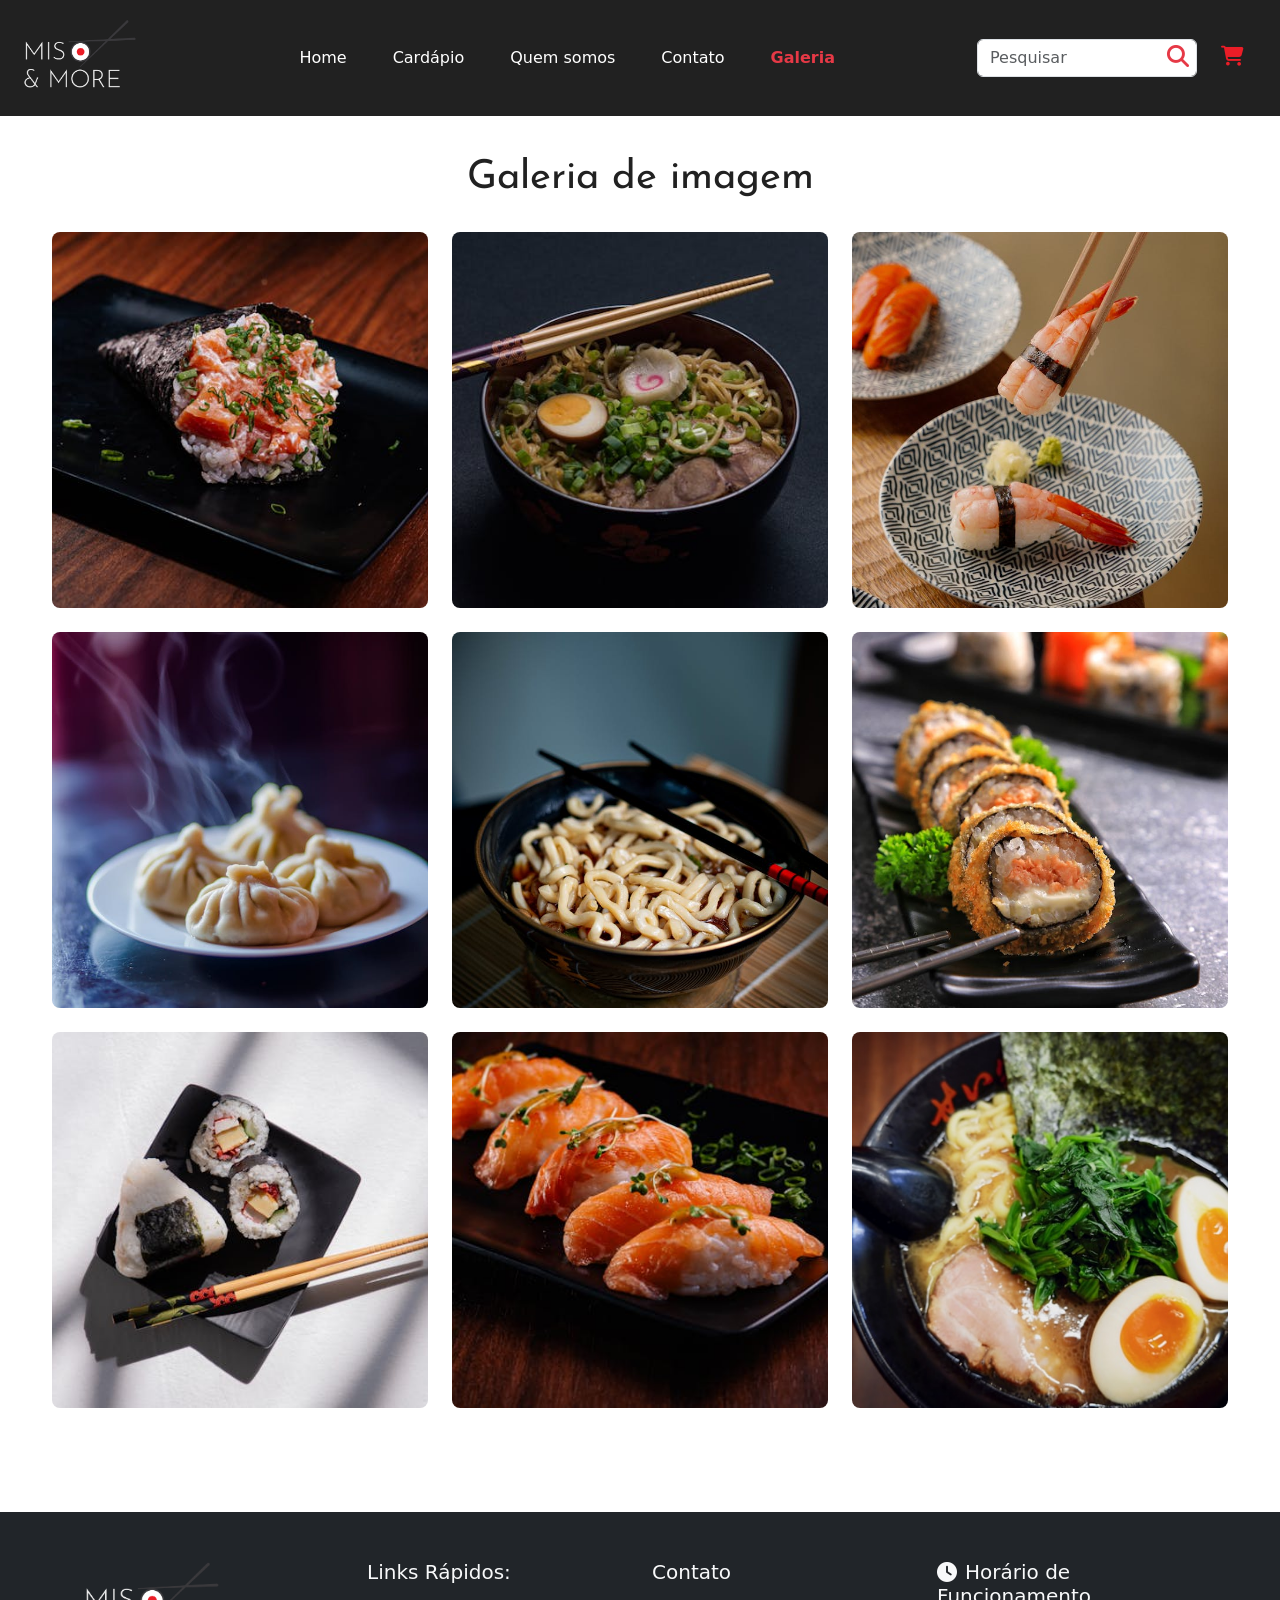
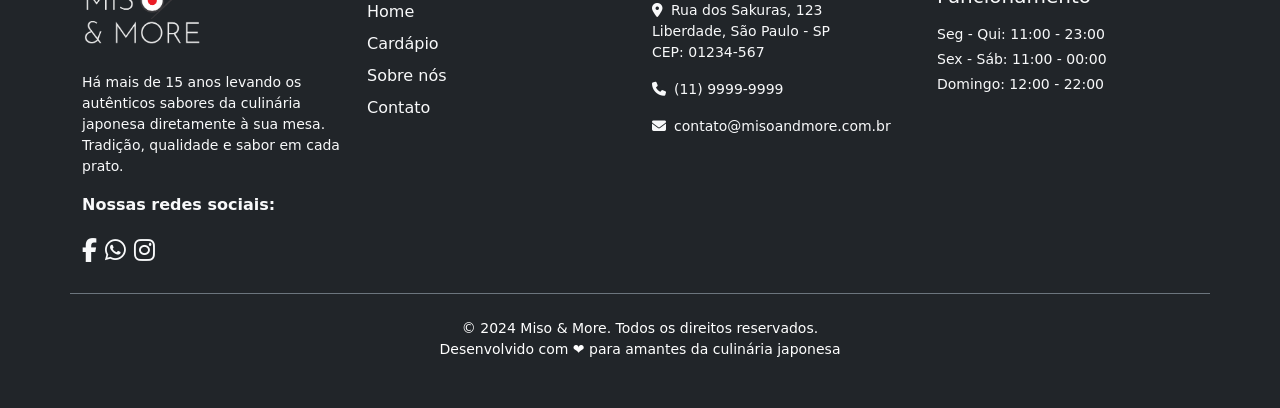
<file: src_/HTML/galeria.html>
<!DOCTYPE html>
<html lang="pt-BR">

<head>
  <meta charset="UTF-8">
  <meta name="viewport" content="width=device-width, initial-scale=1.0">
  <title>Miso & More</title>

  <!-- Logo -->
  <link rel="shortcut icon" href="../img_/hashi.png" type="image/x-icon">

  <!-- link css -->
  <link rel="stylesheet" href="../CSS/style.css">
  <link rel="stylesheet" href="../CSS/galeria.css">

  <!-- link font awesome -->
  <link rel="stylesheet" href="https://cdnjs.cloudflare.com/ajax/libs/font-awesome/6.4.2/css/all.min.css">

  <!-- links -->
  <link rel="preconnect" href="https://fonts.googleapis.com">
  <link rel="preconnect" href="https://fonts.gstatic.com" crossorigin>

  <!-- link fonte josefin sans -->
  <link
    href="https://fonts.googleapis.com/css2?family=Josefin+Sans:ital,wght@0,100..700;1,100..700&family=Montserrat:ital,wght@0,100..900;1,100..900&display=swap"
    rel="stylesheet">

  <!-- link bootstrap -->
  <link href="https://cdn.jsdelivr.net/npm/bootstrap@5.3.8/dist/css/bootstrap.min.css" rel="stylesheet"
    integrity="sha384-sRIl4kxILFvY47J16cr9ZwB07vP4J8+LH7qKQnuqkuIAvNWLzeN8tE5YBujZqJLB" crossorigin="anonymous">

</head>

<body>
  <!-- menu -->
  <header>
    <nav class="navbar navbar-expand-lg w-100">
      <div class="container-fluid">
        <div class="logo" id="topo">
          <img src="../img_/logoMiso.png" alt="Miso & More Logo" loading="lazy" decoding="async">
        </div>

        <button class="navbar-toggler" type="button" data-bs-toggle="collapse" data-bs-target="#navbarNav">
          <i class="fa-solid fa-bars" style="color: #ffffff;"></i>
        </button>

        <div class="collapse navbar-collapse justify-content-center text-center p-1" id="navbarNav">
          <ul class="navbar-nav">
            <li class="nav-item"><a href="../../index.html" class="nav-link text-white">Home</a></li>
            <li class="nav-item"><a href="cardapio.html" class="nav-link text-white">Cardápio</a></li>
            <li class="nav-item"><a href="quemSomos.html" class="nav-link text-white">Quem somos</a></li>
            <li class="nav-item"><a href="contato.html" class="nav-link text-white">Contato</a></li>
            <li class="nav-item"><a href="galeria.html" class="nav-link text-white" aria-current="page">Galeria</a></li>
          </ul>
        </div>

        <!-- barra de pesquisa -->
        <div class="icons d-none d-md-none d-lg-block" style="position: relative;">
          <form class="form-inline my-2 my-lg-0">
            <div style="position: relative;">
              <input class="form-control" type="search" placeholder="Pesquisar" aria-label="Pesquisar"
                style="padding-right: 32px; width: 220px;">
              <span
                style="position: absolute; top: 50%; right: 8px; transform: translateY(-50%); pointer-events: none;">
                <i class="fa-solid fa-magnifying-glass" style="color: #e63946; font-size: 22px;"></i>
              </span>
            </div>
          </form>
        </div>
        <!-- fim barra de pesquisa -->

        <!-- icon carrinho -->
        <div class="d-none d-md-none d-lg-block" style="position: relative; cursor: pointer;" data-bs-toggle="modal" data-bs-target="#modalCarrinho">
          <i class="fa-solid fa-cart-shopping mx-4 fs-5" style="color: #eb1d27;"></i>
          <span id="cartBadge" class="position-absolute top-0 start-100 translate-middle badge rounded-pill bg-danger"
            style="display: none;">
            0
          </span>

          <!-- Modal Carrinho -->
          <div class="modal fade" id="modalCarrinho" tabindex="-1" aria-labelledby="modalCarrinhoLabel"
            aria-hidden="true">
            <div class="modal-dialog modal-lg">
              <div class="modal-content">
                <div class="modal-header">
                  <h5 class="modal-title" id="modalCarrinhoLabel" style="color: #eb1d27;">Carrinho de Compras</h5>
                  <button type="button" class="btn-close" data-bs-dismiss="modal" aria-label="Close"></button>
                </div>
                <div class="modal-body" id="cartBody">
                  <p class="text-center text-muted">Seu carrinho está vazio.</p>
                </div>
                <div class="modal-footer">
                  <button type="button" class="btn btn-secondary" data-bs-dismiss="modal">Continuar Comprando</button>
                  <button type="button" class="btn btn-primary" id="btnFinalizarCompra"
                    style="background-color: #eb1d27; border-color: #eb1d27;">Finalizar Compra</button>
                </div>
              </div>
            </div>
          </div>

          <!-- Modal de Sucesso -->
          <div class="modal fade" id="modalSucesso" tabindex="-1" aria-labelledby="modalSucessoLabel" aria-hidden="true"
            data-bs-backdrop="static">
            <div class="modal-dialog modal-dialog-centered modal-sm">
              <div class="modal-content">
                <div class="modal-body text-center p-4">
                  <div class="mb-3">
                    <i class="fa-solid fa-circle-check" style="font-size: 80px; color: #28a745;"></i>
                  </div>
                  <h4 class="text-success">Pedido Finalizado!</h4>
                  <p class="mt-3">Seu pedido foi realizado com sucesso e já está sendo preparado.</p>
                  <p class="fw-bold" style="color: #eb1d27;">Obrigado pela preferência!</p>
                  <button type="button" class="btn btn-success mt-3" data-bs-dismiss="modal">Ok</button>
                </div>
              </div>
            </div>
          </div>
        </div>
        <!-- fim modal -->
      </div>
    </nav>
  </header>
  <!-- fim menu -->

  <!-- main -->
  <main class="px-3 py-2 mb-5">
    <section>
      <div class="gallery-container fade-up">
        <h1 class="gallery-title">Galeria de imagem</h1>

        <div class="container-fluid">
          <div class="row g-4">
            <!-- Primeira linha -->
            <div class="col-12 col-sm-6 col-md-4">
              <div class="gallery-item">
                <img src="../img_/galeria1.jpg" alt="Sushi com peixe picado e cebolinha.">

              </div>
            </div>
            <div class="col-12 col-sm-6 col-md-4">
              <div class="gallery-item">
                <img src="../img_/galeria2.jpg" alt="Ramen com carne, ovo e legumes.">
              </div>
            </div>
            <div class="col-12 col-sm-6 col-md-4">
              <div class="gallery-item">
                <img src="../img_/galeria3.jpg" alt="Temaki de salmão com abacate.">
              </div>
            </div>

            <!-- Segunda linha -->
            <div class="col-12 col-sm-6 col-md-4 hide">
              <div class="gallery-item">
                <img src="../img_/galeria4.jpg" alt="Sushi com molho de soja e wasabi.">
              </div>
            </div>
            <div class="col-12 col-sm-6 col-md-4 hide">
              <div class="gallery-item">
                <img src="../img_/galeria5.jpg" alt="Sashimi de atum fresco.">
              </div>
            </div>
            <div class="col-12 col-sm-6 col-md-4 hide">
              <div class="gallery-item">
                <img src="../img_/galeria6.jpg" alt="Sushi de salmão com abacate.">
              </div>
            </div>

            <!-- Terceira linha -->
            <div class="col-12 col-sm-6 col-md-4 hide">
              <div class="gallery-item">
                <img src="../img_/galeria7.jpg" alt="Sushi de atum com cebolinha.">
              </div>
            </div>
            <div class="col-12 col-sm-6 col-md-4 hide">
              <div class="gallery-item">
                <img src="../img_/galeria8.jpg" alt="Sushi de salmão com cream cheese.">
              </div>
            </div>
            <div class="col-12 col-sm-6 col-md-4 hide">
              <div class="gallery-item">
                <img src="../img_/galeria9.jpg" alt="Sushi de atum com abacate.">
              </div>
            </div>
            <div class="col-12 mt-5 d-flex justify-content-center">
              <button id="verMais" class="order-now">Faça seu pedido</button>
            </div>
          </div>
        </div>
      </div>
    </section>
  </main>
  <!-- fim main -->

  <!-- Footer -->
  <footer class="bg-dark text-light py-5">
    <div class="container">
      <div class="row g-4">
        <!-- Coluna 1 - Logo e Descrição -->
        <div class="col-lg-3 col-md-6">
          <img src="../img_/logoMiso.png" alt="Miso & More Logo" class="mb-3" style="max-width: 150px;">
          <p class="small">Há mais de 15 anos levando os autênticos sabores da culinária japonesa diretamente à sua
            mesa. Tradição, qualidade e sabor em cada prato.</p>
          <p class="fw-bold mt-3">Nossas redes sociais:</p>
          <div class="d-flex gap-2">
            <a href="#" class="text-light fs-4"><i class="fab fa-facebook-f"></i></a>
            <a href="#" class="text-light fs-4"><i class="fab fa-whatsapp"></i></a>
            <a href="#" class="text-light fs-4"><i class="fab fa-instagram"></i></a>
          </div>
        </div>

        <!-- Coluna 2 - Links Rápidos -->
        <div class="col-lg-3 col-md-6">
          <h5 class="mb-3">Links Rápidos:</h5>
          <ul class="list-unstyled">
            <li class="mb-2"><a href="#topo" class="text-light text-decoration-none">Home</a></li>
            <li class="mb-2"><a href="./src_/HTML/cardapio.html" class="text-light text-decoration-none">Cardápio</a>
            </li>
            <li class="mb-2"><a href="./src_/HTML/quemSomos.html" class="text-light text-decoration-none">Sobre nós</a>
            </li>
            <li class="mb-2"><a href="./src_/HTML/contato.html" class="text-light text-decoration-none">Contato</a></li>
          </ul>
        </div>

        <!-- Coluna 3 - Contato -->
        <div class="col-lg-3 col-md-6">
          <h5 class="mb-3">Contato</h5>
          <p class="small"><i class="fa-solid fa-location-dot me-2"></i>Rua dos Sakuras, 123<br>Liberdade, São Paulo -
            SP<br>CEP: 01234-567</p>
          <p class="small"><i class="fa-solid fa-phone me-2"></i>(11) 9999-9999</p>
          <p class="small"><i class="fa-solid fa-envelope me-2"></i>contato@misoandmore.com.br</p>
        </div>

        <!-- Coluna 4 - Horário -->
        <div class="col-lg-3 col-md-6">
          <h5 class="mb-3"><i class="fa-solid fa-clock me-2"></i>Horário de Funcionamento</h5>
          <p class="small mb-1">Seg - Qui: 11:00 - 23:00</p>
          <p class="small mb-1">Sex - Sáb: 11:00 - 00:00</p>
          <p class="small mb-1">Domingo: 12:00 - 22:00</p>
        </div>
      </div>

      <!-- Footer Bottom -->
      <div class="row mt-4 pt-4 border-top border-secondary">
        <div class="col text-center">
          <p class="small mb-0 text-white">© 2024 Miso & More. Todos os direitos reservados.<br>Desenvolvido com ❤️ para
            amantes da culinária japonesa</p>
        </div>
      </div>
    </div>
  </footer>
  <!-- fim footer -->

  <!-- vlibras -->
  <div vw class="enabled">
    <div vw-access-button class="active"></div>
    <div vw-plugin-wrapper>
      <div class="vw-plugin-top-wrapper"></div>
    </div>
  </div>
  <!-- fim vlibras -->

  <!-- script vlibras -->
  <script src="https://vlibras.gov.br/app/vlibras-plugin.js"></script>
  <script>
    new window.VLibras.Widget('https://vlibras.gov.br/app');
  </script>

  <!-- Bootstrap JS -->
  <script src="https://cdn.jsdelivr.net/npm/bootstrap@5.3.0/dist/js/bootstrap.bundle.min.js"></script>
  <script src="../JS/galeria.js"></script>
</body>

</html>
</file>
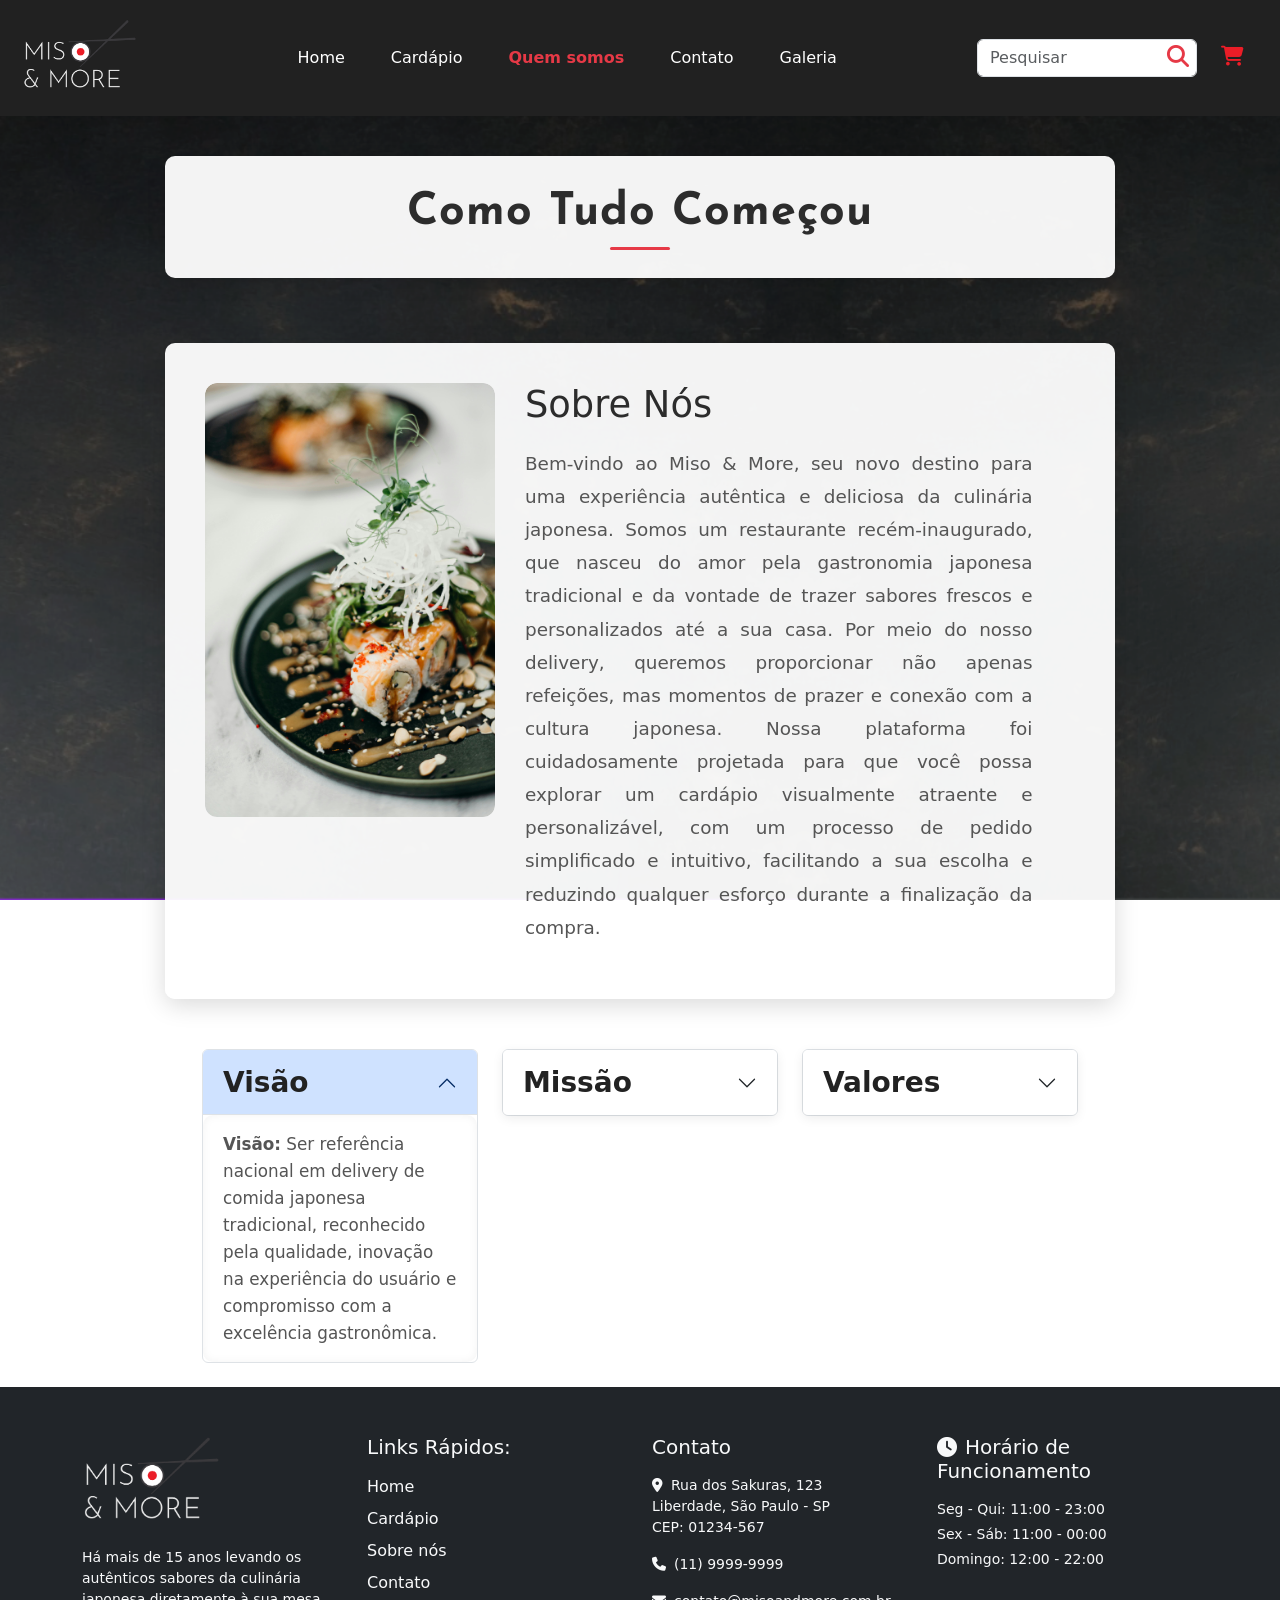
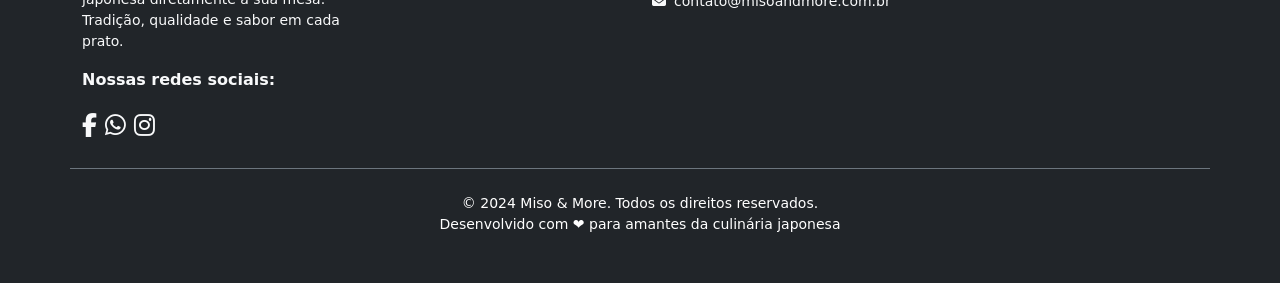
<file: src_/HTML/quemSomos.html>
<!DOCTYPE html>
<html lang="en">

<head>
    <meta charset="UTF-8">
    <meta name="viewport" content="width=device-width, initial-scale=1.0">
    <title>Quem Somos</title>

    <!-- logo -->
    <link rel="icon" type="image/x-icon" href="../img_/hashi.png">

    <!-- linsk css -->

    <link rel="stylesheet" href="../CSS/style.css">
    <link rel="stylesheet" href="../CSS/quemSomos.css">

    <!-- links -->
    <link rel="stylesheet" href="https://cdnjs.cloudflare.com/ajax/libs/font-awesome/6.4.2/css/all.min.css">
    <link href="https://cdn.jsdelivr.net/npm/bootstrap@5.3.8/dist/css/bootstrap.min.css" rel="stylesheet"
        integrity="sha384-sRIl4kxILFvY47J16cr9ZwB07vP4J8+LH7qKQnuqkuIAvNWLzeN8tE5YBujZqJLB" crossorigin="anonymous">
    <link
    href="https://fonts.googleapis.com/css2?family=Josefin+Sans:ital,wght@0,100..700;1,100..700&family=Montserrat:ital,wght@0,100..900;1,100..900&display=swap"
    rel="stylesheet">

</head>

<body>
    <!-- menu -->
    <header>
        <nav class="navbar navbar-expand-lg w-100">
            <div class="container-fluid">
                <div class="logo" id="topo">
                    <img src="../img_/logoMiso.png" alt="Miso & More Logo" loading="lazy" decoding="async">
                </div>

                <button class="navbar-toggler border-0" type="button" data-bs-toggle="collapse"
                    data-bs-target="#navbarNav">
                    <i class="fa-solid fa-bars" style="color: #ffffff;"></i>
                </button>

                <div class="collapse navbar-collapse justify-content-center text-center p-1" id="navbarNav">
                    <ul class="navbar-nav">
                        <li class="nav-item"><a href="../../index.html" class="nav-link text-white">Home</a></li>
                        <li class="nav-item"><a href="cardapio.html" class="nav-link text-white">Cardápio</a></li>
                        <li class="nav-item"><a href="quemSomos.html" class="nav-link text-white"
                                aria-current="page">Quem somos</a></li>
                        <li class="nav-item"><a href="contato.html" class="nav-link text-white">Contato</a></li>
                        <li class="nav-item"><a href="galeria.html" class="nav-link text-white">Galeria</a></li>
                    </ul>
                </div>


                <!-- barra de pesquisa -->
                <div class="icons d-none d-md-none d-lg-block" style="position: relative;">
                    <form class="form-inline my-2 my-lg-0">
                        <div style="position: relative;">
                            <input class="form-control" type="search" placeholder="Pesquisar" aria-label="Pesquisar"
                                style="padding-right: 32px; width: 220px;">
                            <span
                                style="position: absolute; top: 50%; right: 8px; transform: translateY(-50%); pointer-events: none;">
                                <i class="fa-solid fa-magnifying-glass" style="color: #e63946; font-size: 22px;"></i>
                            </span>
                        </div>
                    </form>
                </div>
                <!-- fim barra de pesquisa -->

                <!-- icon carrinho -->
                <div class="d-none d-md-none d-lg-block" style="position: relative; cursor: pointer;" data-bs-toggle="modal"
                    data-bs-target="#modalCarrinho">
                    <i class="fa-solid fa-cart-shopping mx-4 fs-5" style="color: #eb1d27;"></i>
                    <span id="cartBadge"
                        class="position-absolute top-0 start-100 translate-middle badge rounded-pill bg-danger"
                        style="display: none;">
                        0
                    </span>

                    <!-- Modal Carrinho -->
                    <div class="modal fade" id="modalCarrinho" tabindex="-1" aria-labelledby="modalCarrinhoLabel"
                        aria-hidden="true">
                        <div class="modal-dialog modal-lg">
                            <div class="modal-content">
                                <div class="modal-header">
                                    <h5 class="modal-title" id="modalCarrinhoLabel" style="color: #eb1d27;">Carrinho de
                                        Compras</h5>
                                    <button type="button" class="btn-close" data-bs-dismiss="modal"
                                        aria-label="Close"></button>
                                </div>
                                <div class="modal-body" id="cartBody">
                                    <p class="text-center text-muted">Seu carrinho está vazio.</p>
                                </div>
                                <div class="modal-footer">
                                    <button type="button" class="btn btn-secondary" data-bs-dismiss="modal">Continuar
                                        Comprando</button>
                                    <button type="button" class="btn btn-primary" id="btnFinalizarCompra"
                                        style="background-color: #eb1d27; border-color: #eb1d27;">Finalizar
                                        Compra</button>
                                </div>
                            </div>
                        </div>
                    </div>

                    <!-- Modal de Sucesso -->
                    <div class="modal fade" id="modalSucesso" tabindex="-1" aria-labelledby="modalSucessoLabel"
                        aria-hidden="true" data-bs-backdrop="static">
                        <div class="modal-dialog modal-dialog-centered modal-sm">
                            <div class="modal-content">
                                <div class="modal-body text-center p-4">
                                    <div class="mb-3">
                                        <i class="fa-solid fa-circle-check"
                                            style="font-size: 80px; color: #28a745;"></i>
                                    </div>
                                    <h4 class="text-success">Pedido Finalizado!</h4>
                                    <p class="mt-3">Seu pedido foi realizado com sucesso e já está sendo preparado.</p>
                                    <p class="fw-bold" style="color: #eb1d27;">Obrigado pela preferência!</p>
                                    <button type="button" class="btn btn-success mt-3"
                                        data-bs-dismiss="modal">Ok</button>
                                </div>
                            </div>
                        </div>
                    </div>
                </div>
                <!-- fim modal -->
            </div>
        </nav>
    </header>
    <!-- fim menu -->

    <!-- main -->
    <main>
        <section id="quemSomos">
            <div class="titulo">
                <h1 class="titulo-h1"><strong>Como Tudo Começou</strong></h1>
            </div>

            <!-- Card principal com fundo escuro -->
            <div class="card-principal">
                <div class="container-quemSomos">
                    <div class="col-12 col-md-4 d-none d-md-block">
                        <!-- Imagem -->
                        <div class="image">
                            <img src="../img_/img-SobreNos.jpg" alt="Sushi Bowl" class="sushi-imagem">
                        </div>
                    </div>

                    <!-- Texto -->
                    <div class="col-12 col-md-7">
                        <div class="areaTexto">
                            <div class="texto-content">
                                <h2>Sobre Nós</h2>
                                <p>Bem-vindo ao Miso & More, seu novo destino para uma
                                    experiência autêntica e deliciosa da culinária japonesa. Somos um restaurante
                                    recém-inaugurado, que nasceu do amor pela gastronomia japonesa tradicional e da
                                    vontade
                                    de trazer sabores frescos e personalizados até a sua casa. Por meio do nosso
                                    delivery,
                                    queremos proporcionar não apenas refeições, mas momentos de prazer e conexão com a
                                    cultura japonesa.
                                    Nossa plataforma foi cuidadosamente projetada para que você possa explorar um
                                    cardápio
                                    visualmente atraente e personalizável, com um processo de pedido simplificado e
                                    intuitivo, facilitando a sua escolha e reduzindo qualquer esforço durante a
                                    finalização
                                    da compra.</p>
                            </div>
                        </div>
                    </div>
                </div>
            </div>
        </section>
        <!-- seção de missão e valores -->
        <section id="missaoValores" class="my-4">
            <!-- container -->
            <div class="container" style="max-width: 900px;">
                <div class="accordion" id="accordionExample">
                    <!-- linha -->
                    <div class="row d-flex">
                        <!-- item 1 -->
                        <div class="col-12 col-md-4">
                            <div class="accordion-item">
                                <h2 class="accordion-header">
                                    <button class="accordion-button" type="button" data-bs-toggle="collapse"
                                        data-bs-target="#collapseOne" aria-expanded="true" aria-controls="collapseOne">
                                        <p class="text-#5E5E5E text-center m-0 fs-3">
                                           <strong>Visão</strong>
                                        </p>
                                    </button>
                                </h2>
                                <div id="collapseOne" class="accordion-collapse collapse show"
                                    data-bs-parent="#accordionExample">
                                    <div class="accordion-body">
                                        <strong>Visão:</strong> Ser referência nacional em delivery de comida japonesa
                                        tradicional, reconhecido pela qualidade, inovação na experiência do usuário e
                                        compromisso com a excelência gastronômica.
                                    </div>
                                </div>
                            </div>
                        </div>
                        <!-- fim item 1 -->

                        <!-- item 2 -->
                        <div class="col-12 col-md-4">
                            <div class="accordion-item">
                                <h2 class="accordion-header">
                                    <button class="accordion-button custom-bg collapsed" type="button"
                                        data-bs-toggle="collapse" data-bs-target="#collapseTwo" aria-expanded="false"
                                        aria-controls="collapseTwo">
                                        <p class="text-#5E5E5E text-center m-0 fs-3">
                                           <strong>Missão</strong>
                                        </p>
                                    </button>
                                </h2>
                                <div id="collapseTwo" class="accordion-collapse collapse"
                                    data-bs-parent="#accordionExample">
                                    <div class="accordion-body">
                                        <strong>Missão:</strong> Oferecer uma experiência autêntica da culinária
                                        japonesa, unindo tradição, frescor e personalização em cada prato, com um
                                        serviço de delivery eficiente e acolhedor que transforma refeições em momentos
                                        de prazer e conexão cultural.
                                    </div>
                                </div>
                            </div>
                        </div>
                        <!-- fim item 2 -->

                        <!-- item 3 -->
                        <div class="col-12 col-md-4">
                            <div class="accordion-item">
                                <h2 class="accordion-header">
                                    <button class="accordion-button custom-bg collapsed" type="button"
                                        data-bs-toggle="collapse" data-bs-target="#collapseThree" aria-expanded="false"
                                        aria-controls="collapseThree">
                                        <p class="text-#5E5E5E text-center m-0 fs-3">
                                           <strong>Valores</strong>
                                        </p>
                                    </button>
                                </h2>
                                <div id="collapseThree" class="accordion-collapse collapse"
                                    data-bs-parent="#accordionExample">
                                    <div class="accordion-body">
                                        <strong>Valores:</strong> Acreditamos na autenticidade dos sabores, na qualidade
                                        dos ingredientes, na inovação da experiência, no respeito à cultura japonesa e
                                        no compromisso com a satisfação de cada cliente.
                                    </div>
                                </div>
                            </div>
                        </div>
                        <!-- fim item 3 -->
                    </div>
                </div>
            </div>
        </section>
    </main>


    <footer class="bg-dark text-light py-5">
        <div class="container">
            <div class="row g-4">
                <!-- Coluna 1 - Logo e Descrição -->
                <div class="col-lg-3 col-md-6">
                    <img src="../img_/logoMiso.png" alt="Miso & More Logo" class="mb-3" style="max-width: 150px;">
                    <p class="small">Há mais de 15 anos levando os autênticos sabores da culinária japonesa diretamente
                        à sua
                        mesa. Tradição, qualidade e sabor em cada prato.</p>
                    <p class="fw-bold mt-3">Nossas redes sociais:</p>
                    <div class="d-flex gap-2">
                        <a href="#" class="text-light fs-4"><i class="fab fa-facebook-f"></i></a>
                        <a href="#" class="text-light fs-4"><i class="fab fa-whatsapp"></i></a>
                        <a href="#" class="text-light fs-4"><i class="fab fa-instagram"></i></a>
                    </div>
                </div>

                <!-- Coluna 2 - Links Rápidos -->
                <div class="col-lg-3 col-md-6">
                    <h5 class="mb-3">Links Rápidos:</h5>
                    <ul class="list-unstyled">
                        <li class="mb-2"><a href="../../index.html" class="text-light text-decoration-none">Home</a>
                        </li>
                        <li class="mb-2"><a href="cardapio.html" class="text-light text-decoration-none">Cardápio</a>
                        </li>
                        <li class="mb-2"><a href="quemSomos.html" class="text-light text-decoration-none">Sobre nós</a>
                        </li>
                        <li class="mb-2"><a href="contato.html" class="text-light text-decoration-none">Contato</a></li>
                    </ul>
                </div>

                <!-- Coluna 3 - Contato -->
                <div class="col-lg-3 col-md-6">
                    <h5 class="mb-3">Contato</h5>
                    <p class="small"><i class="fa-solid fa-location-dot me-2"></i>Rua dos Sakuras, 123<br>Liberdade, São
                        Paulo - SP<br>CEP: 01234-567</p>
                    <p class="small"><i class="fa-solid fa-phone me-2"></i>(11) 9999-9999</p>
                    <p class="small"><i class="fa-solid fa-envelope me-2"></i>contato@misoandmore.com.br</p>
                </div>

                <!-- Coluna 4 - Horário -->
                <div class="col-lg-3 col-md-6">
                    <h5 class="mb-3"><i class="fa-solid fa-clock me-2"></i>Horário de Funcionamento</h5>
                    <p class="small mb-1">Seg - Qui: 11:00 - 23:00</p>
                    <p class="small mb-1">Sex - Sáb: 11:00 - 00:00</p>
                    <p class="small mb-1">Domingo: 12:00 - 22:00</p>
                </div>
            </div>

            <!-- Footer Bottom -->
            <div class="row mt-4 pt-4 border-top border-secondary">
                <div class="col text-center">
                    <p class="small mb-0 text-white align text-center">© 2024 Miso & More. Todos os direitos
                        reservados.<br>Desenvolvido com ❤️ para amantes da culinária japonesa</p>
                </div>
            </div>
        </div>
    </footer>
    <!-- fim footer -->

    <!-- vlibras -->
    <div vw class="enabled">
        <div vw-access-button class="active"></div>
        <div vw-plugin-wrapper>
            <div class="vw-plugin-top-wrapper"></div>
        </div>
    </div>
    <!-- fim vlibras -->

    <!-- script vlibras -->
    <script src="https://vlibras.gov.br/app/vlibras-plugin.js"></script>
    <script>
        new window.VLibras.Widget('https://vlibras.gov.br/app');
    </script>

    <!-- script -->
    <script src="https://cdn.jsdelivr.net/npm/bootstrap@5.3.8/dist/js/bootstrap.bundle.min.js"
        integrity="sha384-FKyoEForCGlyvwx9Hj09JcYn3nv7wiPVlz7YYwJrWVcXK/BmnVDxM+D2scQbITxI"
        crossorigin="anonymous"></script>
</body>

</html>
</file>
<file: src_/CSS/style.css>
/* cores */
.root {
  --primary-color: #F23041; 
  --secondary-color: #D9D9D9; 
  --accent-color: #F8F8F8; 
  --background-color: #F2F2F2; 
  --text-color: #F8F8F8; 
}

/* body */
* {
  margin: 0;
  padding: 0;
  box-sizing: border-box;
}

body {
  font-family: 'Josefin Sans', poppins;
  background-color: #f5f5f5;
  color: #212121;
}

.montserrat-regular {
  font-family: "Montserrat", sans-serif;
  font-optical-sizing: auto;
  font-weight: 400;
  font-style: normal;
}
/* fim body */


/* menu */
header {
  display: flex;
  justify-content: space-between;
  align-items: center;
  background: #212121;
  color: #fff;
}

.logo {
  font-size: -0.10rem;
  font-weight: bold;
}

.logo img {
  height: 100px;
  padding: 10px;
}

nav ul {
  list-style: none;
  display: flex;
  gap: 30px;
}

nav a {
  text-decoration: none;
  color: #fff;
  font-weight: 500;
  transition: 0.3s;
  font-size: 1.08rem;
   transition: color 0.3s;
}

nav a[aria-current="page"] {
  color: #e63946 !important;
  font-weight: 600;
}

nav a:hover,
nav a.active {
  color: #e63946 !important; /* Vermelho destaque */
  transition: color 0.2s;

}

.icons {
  display: flex;
}

.navbar-toggler-icon {
  background-image: url("data:image/svg+xml;charset=utf8,%3Csvg xmlns='http://www.w3.org/2000/svg' viewBox='0 0 30 30'%3E%3Cpath stroke='rgba(255, 255, 255, 1)' stroke-width='2' d='M4 7h22M4 15h22M4 23h22'/%3E%3C/svg%3E");
}
/* fim menu */


/* CTA */
.hero {
  position: relative;
  display: flex;
  align-items: center;
  justify-content: flex-start;
  padding: 160px 80px;
  color: #fff;
  background-image: url('../img_/banner.jpg');
  background-size: cover;
  background-position: center center;
  background-repeat: no-repeat;
  clip-path: polygon(0 0, 100% 0, 100% 90%, 0 100%); background-attachment: fixed;

  /* Efeito parallax */
  background-attachment: fixed;

  /* Camada escura sutil sobre a imagem */
  isolation: isolate;
}

.hero::before {
  content: "";
  position: absolute;
  inset: 0;
  background: rgba(0, 0, 0, 0.20); /* escurece o fundo */
  z-index: 0;
}

.hero-text {
  position: relative;
  z-index: 1;
  max-width: 600px;
  backdrop-filter: blur(5px);
  border-radius: 15px;
  padding: 40px 30px;
  animation: fadeInUp 1s ease;
}

.hero-text h1 {
  font-size: 3rem;
  line-height: 1.2;
  font-weight: 600;
  margin-bottom: 25px;
  color: #fff;
}

.hero-text p {
  font-size: 1.2rem;
  color: #f1f1f1;
  margin-bottom: 30px;
  line-height: 1.6;
}

.order-now {
  background-color: #e63946;
  color: #fff;
  font-weight: bold;
  letter-spacing: 0.5px;
  border: none;
  padding: 14px 28px;
  border-radius: 6px;
  transition: all 0.3s ease;
}

.order-now:hover {
  background-color: #ff4c4c;
  transform: translateY(-3px);
}

/* Efeito de entrada */
@keyframes fadeInUp {
  from {
    opacity: 0;
    transform: translateY(40px);
  }
  to {
    opacity: 1;
    transform: translateY(0);
  }
}



button{
    background-color: #d62828;
    border: none;
    padding: 12px 25px;
    font-size: 14px;
    border-radius: 5px;
    text-decoration: none;
    align-items: left;
    font-family: 'Josefin Sans', sans-serif;
}

button, .order-now {
      color: #fff;
      border: none;
      padding: 12px 25px;
      font-size: 14px;
      border-radius: 5px;
      text-decoration: none;
      align-items: left;
      font-family: 'Josefin Sans', sans-serif;
    
}

button:hover, .order-now:hover {
      background-color: #d84545;
      transition: 0.3s;
}
/* Fim CTA */


/* cardapio */
.container-cardapio {
    max-width: 900px;
    margin: 0 auto;
}

.titulo {
    font-family: 'Josefin Sans';
    text-align: center;
    font-size: 2.5rem;
    color: #070707;
    margin-bottom: 40px;
    font-weight: 400px;
    margin-top: 40px;
}

.cards{
    display: grid;
    grid-template-columns: repeat(auto-fit, minmax(300px, 1fr));
    gap: 30px;
    padding: 20px 0;
}

.card {
    background: #CFCCCC;
    border-radius: 15px;
    overflow: hidden;
    box-shadow: 0 8px 25px rgba(0, 0, 0, 0.1);
    cursor: pointer;
    transition: all ease 0.3s;
}

.card:hover{
  transform: scale(1.05);
}

.card-image {
    width: 100%;
    height: 200px;
    overflow: hidden;
}

.card-image img {
    width: 100%;
    height: 100%;
    object-fit: cover;
}

.card-content {
    padding: 25px;
    text-align: center;
    background-color: #CFCCCC;
}

.card-titulo{
    font-family: 'Josefin Sans';
    font-size: 1.5rem;
    color: #070707;
    font-weight: 500;
    margin: 0;
}
/* fim cardapio */


/* Sobre Nos */
.parent{
  display: flex;
  justify-content: space-around;
  text-align: left;
  gap: 20px;
}

#sobreNos{
  background-color: #E6E6E6;
  height: 700px;
  padding: 50px;
}

.texto{
  display: flex;
  flex-direction: column;
  flex: 1;
  max-width: 600px;
  gap: 20px;
}


.texto h2 {
  font-size: 50px;
  margin-bottom: 16px;
  margin-top: 30px;
}

.texto p {
  margin-bottom: 24px;
  text-align: left;
  font-size: 25px;
}

.texto button{
  max-width: 155px;
}

.images{
  position: relative;
  width: 900px;
}

.images img{
  border-radius: 20px;
}

#sushiImg{
  position: absolute;
  top: 0px;
  left: 0px;
  height: 250px;
  z-index: 2;
  transition: all ease 0.3s;
}
#sushiImg:hover{
  transform: scale(1.05);
}
#fishImg{
  position: absolute;
  top: 30px;
  left: 350px;
  height: 380px;
  width: 430px;

  z-index: 1;
  transition: all ease 0.3s;
}
#fishImg:hover{
 transform: scale(1.05);
}
#japaImg{
  position: absolute;
  top: 360px;
  left: 150px;
  height: 250px;
  transition: all ease 0.3s;
}
#japaImg:hover{
 transform: scale(1.05);
}
/* fim Sobre Nos */

/* contato */
.container-contato{
  max-width: 600px;
  width: 100%;
  padding: 0 20px;
  text-align: center;
}

#contato{
  display: flex;
  justify-content: center;
  align-items: center;
  margin-bottom: 40px;
}
/* fim contato */

/* FOOTER */
.footer {
  background: #1c1c1c;
  color: #f0f0f0;
  font-family: 'Josefin Sans', sans-serif;
}

.footer-container {
    display: flex;
    justify-content: space-between;
    max-width: 1520px;
    margin: auto;
    padding: 40px 20px;
    gap: 100px;
    
}
/* Logo footer */
.footer-logo img {
    max-width: 150px;
    margin-bottom: 15px; 
    display: block; 
    margin-left: 0%;
    margin-bottom: 15px; 

}

/*colunas */
.footer-col {
  flex: 1px;
  margin: 1px;
  min-width: 220px;
  padding: 20px;
}

.footer h2 {
  font-size: 22px;
  margin-bottom: 15px;
  font-family: 'Josefin Sans', sans-serif;
}

.footer h3 {
    margin-bottom: 10px;
    font-size: 18px;
    font-family: 'Josefin Sans', sans-serif;
    gap: 20px;
}

.footer p {
  margin: 15px 0;
  line-height: 1.5;
  font-style: bold medium;
}

.footer ul {
    list-style: none;
    padding: 0;
    margin: 25px 0;
    gap: 10px;
    
}

.footer ul li {
  margin: 15px 0;
}

.footer ul li a {
  color: #f0f0f0;
  text-decoration: none;
  transition: 0.3s;
}

.footer ul li a:hover {
  color: #ff4c4c;
}


/* Redes sociais */
.social-icons {
  margin-top: 10px;
    
}

.social-icons a {
  color: #f0f0f0;
  margin-right: 12px;
  font-size: 30px;
  transition: 0.3s;
}

.social-icons a:hover {
  color: #ff4c4c;
}

/* linha separadora */
.footer-bottom {
  border-top: 1px solid #444;
  text-align: center;
  padding: 15px 20px;
  font-size: 14px;
  color: #aaa;
}

@media (max-width: 1400px) {
  #images-container{
    display: none !important; 
  }
}
@media (max-width: 768px) {

  .hero-text, .hero{
    width: 100%;
    margin: 0;
    padding: 25px;
  }
 
  .hero-text h1 {
  font-size: 2.1rem;
  color: #fff;
  text-align: center;
}
 
  .images-container {
    position: relative;
    height: 300px;
    margin-top: 30px;
  }

  #Cardapio{
    padding: 25px;
  }

  .texto h2 {
  font-size: 2.5rem;
  margin-bottom: 16px;
  margin-top: 30px;
}

.texto p {
  margin-bottom: 1.2rem;
  text-align: left;
  font-size: 20px;
}


}
@media (max-width: 768px) {
  .hero {
    background-attachment: scroll; /* Desativa o parallax em telas pequenas */
    padding: 100px 20px;
  }

  .hero-text {
    text-align: center;
  }

  .hero-text h1 {
    font-size: 2rem;
  }

  .hero-text p {
    font-size: 1rem;
  }
}
</file>
<file: css/cardapio.css>
/* body */
* {
  margin: 0;
  padding: 0;
  box-sizing: border-box;
}

body {
  background-color: #f5f5f5;
  color: #212121;
}

/*  HEADER  */
header {
  display: flex;
  justify-content: space-between;
  align-items: center;
  background: #212121;
  color: #fff;
}

.logo {
  font-size: -0.10rem;
  font-weight: bold;
}

.logo img {
  height: 100px;
  padding: 10px;
}

/* Ajuste da navegação */
nav ul {
  list-style: none;
  display: flex;
  gap: 30px;
}

nav a {
  text-decoration: none;
  color: #fff;
  font-weight: 500;
  font-size: 1.08rem;
  transition: color 0.3s;
}

nav a[aria-current="page"] {
  color: #e63946 !important;
  font-weight: 600;
}

nav a:hover,
nav a.active {
  color: #e63946 !important;
  /* Vermelho destaque */
  transition: color 0.2s;
}

/*  BANNER  */
.banner-cardapio {
  position: relative;
  width: 100%;
  height: 300px;
  margin-bottom: 40px;
  overflow: hidden;
  background-attachment: fixed;
  background-size: cover;
  background-position: center;
  background-attachment: fixed;
  transition: background-position 0.3s ease;
}

.banner-cardapio .banner-img {
  position: absolute;
  top: 0;
  left: 0;
  width: 100%;
  height: 120%; /* um pouco maior pra o efeito ficar suave */
  object-fit: cover;
  filter: brightness(65%);
  transform: translateY(0);
  transition: transform 0.3s linear;
}


.banner-texto {
  position: relative;
  z-index: 1;
  top: 50%;
  left: 50%;
  transform: translate(-50%, -50%);
  color: #fff;
  text-align: center;
  font-family: "Josefin Sans", sans-serif;
  text-shadow: 1px 1px 5px rgba(0, 0, 0, 0.5);
}


.banner-texto h1 {
  font-size: 2.5rem;
  font-weight: 700;
  margin-bottom: 10px;
}

.banner-texto p {
  font-size: 1.2rem;
  font-weight: 300;
}



/*main*/
.main-menu-container {
  padding: 30px 50px; 
  display: flex;       
  gap: 30px;           
  max-width: 100%;     
}

/*filtro sidebar*/
.filter-sidebar {
  flex-basis: 300px; 
  flex-shrink: 0;
  padding: 20px;
  background-color: #ffffff; 
  border-radius: 8px;
  box-shadow: 0 4px 10px rgba(0, 0, 0, 0.1); 
  height: fit-content;
}


.results-area {
  display: grid;
  grid-template-columns: repeat(auto-fit, minmax(260px, 1fr));
  gap: 20px;
}


.filter-sidebar legend,
.filter-sidebar h4 {
  font-size: 1.15rem;
  font-weight: 700;
  color: #212121;
  margin-bottom: 15px;
  margin-top: 25px;
}


.price-inputs {
    display: flex;
    gap: 10px;
}


.filter-actions {
  margin-top: 30px;
  display: flex;
  gap: 10px;
  width: 100%; 
}

.filter-actions .btn-primary {
    margin-left: auto;
    background-color: #e63946;
    border: none;
}

.form-check-input:checked{
    background-color: #e63946;
    border-color: #e63946;
}

.btn-primary{
  background-color: #e63946 !important;
  border: none !important;
}


/* Cards */
.card {
    margin-bottom: 20px;
    box-shadow: 0 4px 12px rgba(0, 0, 0, 0.1); 
    border: none; 
    border-radius: 10px; 
    display: flex;
    flex-direction: column;
    height: 100%; 
    transition: all 0.3s ease;
}

.card:hover {
    transform: translateY(-5px);
    box-shadow: 0 8px 16px rgba(0, 0, 0, 0.2); 
    
}

.card .card-img-top {
    height: 200px;        
    object-fit: cover;   
}

.card-body h6 {
    font-weight: 600;
}

.card-body .mt-auto {
    padding-top: 10px;
}


.results-area {
    flex-grow: 1;
    display: flex;
    flex-direction: column;
    min-height: calc(100vh - 200px) !important; 
}


#cards {
    min-height: 14px !important; 
}


/* Sobrescreve o botão outline-primary para ficar vermelho no mobile */
.btn-outline-primary {
  background-color: #e63946 !important;
  color: white !important;
  border: none !important;
  font-weight: 600;
}

.btn-outline-primary:hover {
  background-color: #d11c36 !important;
}

/* tabela */
#tableWrap {
  background: #fff;
  border-radius: 8px;
  box-shadow: 0 4px 12px rgba(0, 0, 0, 0.08);
  padding: 25px;
  overflow-x: auto;
  margin-top: 10px;
}

table {
  width: 100%;
  border-collapse: collapse;
  font-family: "Josefin Sans", sans-serif;
  font-size: 0.98rem;
  color: #212121;
}

thead {
  background-color: #e63946;
  color: #fff;
}

thead th {
  padding: 12px 16px;
  text-align: left;
  font-weight: 600;
  letter-spacing: 0.3px;
}

tbody tr {
  border-bottom: 1px solid #e0e0e0;
  transition: background 0.2s;
}

tbody tr:hover {
  background-color: #fff4f4;
}

tbody td {
  padding: 12px 16px;
  vertical-align: middle;
}

tbody td:first-child {
  font-weight: 600;
}

tbody td.text-end {
  text-align: right;
}

.badge.text-bg-secondary {
  background-color: #6c757d;
  color: #fff;
  border-radius: 6px;
  padding: 5px 10px;
  font-size: 0.85rem;
}

.badge.text-bg-light {
  background-color: #f1f1f1;
  color: #212121;
  border-radius: 6px;
  padding: 5px 10px;
  font-size: 0.85rem;
}


/* Oculta elementos quando filtrado */
.hidden {
  display: none !important;
}


/* footer */
.footer {
  background: #1c1c1c;
  color: #f0f0f0;
  font-family: "Josefin Sans", sans-serif;
}

.footer-container {
  display: flex;
  justify-content: space-between;
  flex-wrap: wrap;
  max-width: 1520px;
  margin: auto;
  padding: 40px 20px;
  gap: 50px;
}

/* Colunas */
.footer-col {
  flex: 1;
  min-width: 220px;
  padding: 20px;
}

.footer-logo img {
  max-width: 150px;
  margin-bottom: 15px;
  display: block;
}

.footer h3 {
  margin-bottom: 10px;
  font-size: 18px;
}

.footer p {
  margin: 15px 0;
  line-height: 1.5;
  font-weight: 400;
}

.footer ul {
  list-style: none;
  padding: 0;
  margin: 25px 0;
}

.footer ul li {
  margin: 10px 0;
}

.footer ul li a {
  color: #f0f0f0;
  text-decoration: none;
  transition: 0.3s;
}

.footer ul li a:hover {
  color: #ff4c4c;
}

/* Redes sociais */
.social-icons {
  margin-top: 10px;
}

.social-icons a {
  color: #f0f0f0;
  margin-right: 12px;
  font-size: 30px;
  transition: 0.3s;
}

.social-icons a:hover {
  color: #ff4c4c;
}

/* Linha inferior */
.footer-bottom {
  border-top: 1px solid #444;
  text-align: center;
  padding: 15px 20px;
  font-size: 14px;
  color: #aaa;
}

/* responsividade */
@media (max-width: 992px) {
  .hero {
    padding: 80px 40px;
    flex-direction: column;
    text-align: center;
  }

  .hero-banner {
    margin: 0 auto;
  }

  /* AJUSTE RESPONSIVO PARA O LAYOUT FILTROS/RESULTADOS */
  .main-menu-container {
    padding: 20px;

    flex-direction: column;

  }

  .filter-sidebar {

    flex-basis: auto;
    width: 100%;
    margin-bottom: 20px;

  }
} /* ← fecha aqui corretamente */

  nav ul {
    gap: 18px;
  }

  .icons {
    margin-top: 8px;
  }

/* Responsivo */
@media (max-width: 768px) {
  #tableWrap {
    padding: 10px;
  }

  table {
    font-size: 0.9rem;
  }

  thead {
    display: none; /* Oculta o cabeçalho no mobile */
  }

  tbody td {
    display: block;
    text-align: right;
    border-bottom: 1px solid #f0f0f0;
  }

  tbody td::before {
    content: attr(data-label);
    float: left;
    font-weight: 600;
    color: #e63946;
  }

  tbody tr {
    margin-bottom: 10px;
    display: block;
    border: 1px solid #eee;
    border-radius: 8px;
    padding: 8px;
  }
}
@media (max-width: 768px) {
  .banner-cardapio {
    height: 240px;
  }
  .banner-texto h1 {
    font-size: 1.8rem;
  }
  .banner-texto p {
    font-size: 1rem;
  }
}

/* Estiliza o modal do carrinho para ficar como a primeira imagem */
#modalCarrinho .modal-content {
  border-radius: 20px;
  box-shadow: 0 0 20px e63946(150, 0, 255, 0.3); /* Borda roxa suave */
  border: 2px solid #e63946; /* Cor roxa */
}

#modalCarrinho .modal-header {
  background-color: transparent !important;
  border-bottom: none;
}

#modalCarrinho .modal-title {
  color: #e63946; /* Vermelho vibrante como na primeira imagem */
  font-weight: 700;
}

#modalCarrinho .modal-body {
  padding: 20px;
}

#modalCarrinho .modal-footer {
  justify-content: center;
  gap: 10px;
}
</file>
<file: css/busca.css>
.typeahead-item {
  padding: 12px 15px;
  cursor: pointer;
  border-bottom: 1px solid #f0f0f0;
  transition: background 0.2s ease;
  color: #333;
}

.typeahead-item:hover,
.typeahead-item:focus {
  background: #f8f9fa;
  outline: none;
}

.typeahead-item:last-child {
  border-bottom: none;
}
</file>
<file: css/style.css>
/* cores */
.root {
  --primary-color: #F23041; 
  --secondary-color: #D9D9D9; 
  --accent-color: #F8F8F8; 
  --background-color: #F2F2F2; 
  --text-color: #F8F8F8; 
}

/* body */
* {
  margin: 0;
  padding: 0;
  box-sizing: border-box;
}

body {
  font-family: 'Josefin Sans', poppins;
  background-color: #f5f5f5;
  color: #212121;
}


/* fim body */


/* menu */
header {
  display: flex;
  justify-content: space-between;
  align-items: center;
  background: #212121;
  color: #fff;
}

.logo {
  font-size: -0.10rem;
  font-weight: bold;
}

.logo img {
  height: 100px;
  padding: 10px;
}

nav ul {
  list-style: none;
  display: flex;
  gap: 30px;
}

nav a {
  text-decoration: none;
  color: #fff;
  font-weight: 500;
  transition: 0.3s;
  font-size: 1.08rem;
   transition: color 0.3s;
}

nav a[aria-current="page"] {
  color: #e63946 !important;
  font-weight: 600;
}

nav a:hover,
nav a.active {
  color: #e63946 !important; /* Vermelho destaque */
  transition: color 0.2s;

}

.icons {
  display: flex;
}

.navbar-toggler-icon {
  background-image: url("data:image/svg+xml;charset=utf8,%3Csvg xmlns='http://www.w3.org/2000/svg' viewBox='0 0 30 30'%3E%3Cpath stroke='rgba(255, 255, 255, 1)' stroke-width='2' d='M4 7h22M4 15h22M4 23h22'/%3E%3C/svg%3E");
}
/* fim menu */


/* CTA */
.hero {
  position: relative;
  display: flex;
  align-items: center;
  justify-content: flex-start;
  padding: 160px 80px;
  color: #fff;
  background-image: url('../img_/banner.jpg');
  background-size: cover;
  background-position: center center;
  background-repeat: no-repeat;
  clip-path: polygon(0 0, 100% 0, 100% 90%, 0 100%); background-attachment: fixed;

  /* Efeito parallax */
  background-attachment: fixed;

  /* Camada escura sutil sobre a imagem */
  isolation: isolate;
}

.hero::before {
  content: "";
  position: absolute;
  inset: 0;
  background: rgba(0, 0, 0, 0.20); /* escurece o fundo */
  z-index: 0;
}

.hero-text {
  position: relative;
  z-index: 1;
  max-width: 600px;
  backdrop-filter: blur(5px);
  border-radius: 15px;
  padding: 40px 30px;
  animation: fadeInUp 1s ease;
}

.hero-text h1 {
  font-size: 3rem;
  line-height: 1.2;
  font-weight: 600;
  margin-bottom: 25px;
  color: #fff;
}

.hero-text p {
  font-size: 1.2rem;
  color: #f1f1f1;
  margin-bottom: 30px;
  line-height: 1.6;
}

.order-now {
  background-color: #e63946;
  color: #fff;
  font-weight: bold;
  letter-spacing: 0.5px;
  border: none;
  padding: 14px 28px;
  border-radius: 6px;
  transition: all 0.3s ease;
}

.order-now:hover {
  background-color: #ff4c4c;
  transform: translateY(-3px);
}

/* Efeito de entrada */
@keyframes fadeInUp {
  from {
    opacity: 0;
    transform: translateY(40px);
  }
  to {
    opacity: 1;
    transform: translateY(0);
  }
}



button{
    background-color: #d62828;
    border: none;
    padding: 12px 25px;
    font-size: 14px;
    border-radius: 5px;
    text-decoration: none;
    align-items: left;
    font-family: 'Josefin Sans', sans-serif;
}

button, .order-now {
      color: #fff;
      border: none;
      padding: 12px 25px;
      font-size: 14px;
      border-radius: 5px;
      text-decoration: none;
      align-items: left;
      font-family: 'Josefin Sans', sans-serif;
    
}

button:hover, .order-now:hover {
      background-color: #d84545;
      transition: 0.3s;
}
/* Fim CTA */


/* cardapio */
.container-cardapio {
    max-width: 900px;
    margin: 0 auto;
}

.titulo {
    font-family: 'Josefin Sans';
    text-align: center;
    font-size: 2.5rem;
    color: #070707;
    margin-bottom: 40px;
    font-weight: 400px;
    margin-top: 40px;
}

.cards{
    display: grid;
    grid-template-columns: repeat(auto-fit, minmax(300px, 1fr));
    gap: 30px;
    padding: 20px 0;
}

.card {
    background: #CFCCCC;
    border-radius: 15px;
    overflow: hidden;
    box-shadow: 0 8px 25px rgba(0, 0, 0, 0.1);
    cursor: pointer;
    transition: all ease 0.3s;
}

.card:hover{
  transform: scale(1.05);
}

.card-image {
    width: 100%;
    height: 200px;
    overflow: hidden;
}

.card-image img {
    width: 100%;
    height: 100%;
    object-fit: cover;
}

.card-content {
    padding: 25px;
    text-align: center;
    background-color: #CFCCCC;
}

.card-titulo{
    font-family: 'Josefin Sans';
    font-size: 1.5rem;
    color: #070707;
    font-weight: 500;
    margin: 0;
}
/* fim cardapio */


/* Sobre Nos */
.parent{
  display: flex;
  justify-content: space-around;
  text-align: left;
  gap: 20px;
}

#sobreNos{
  background-color: #E6E6E6;
  height: 700px;
  padding: 50px;
}

.texto{
  display: flex;
  flex-direction: column;
  flex: 1;
  max-width: 600px;
  gap: 20px;
}


.texto h2 {
  font-size: 50px;
  margin-bottom: 16px;
  margin-top: 30px;
}

.texto p {
  margin-bottom: 24px;
  text-align: left;
  font-size: 25px;
}

.texto button{
  max-width: 155px;
}

.images{
  position: relative;
  width: 900px;
}

.images img{
  border-radius: 20px;
}

#sushiImg{
  position: absolute;
  top: 0px;
  left: 0px;
  height: 250px;
  z-index: 2;
  transition: all ease 0.3s;
}
#sushiImg:hover{
  transform: scale(1.05);
}
#fishImg{
  position: absolute;
  top: 30px;
  left: 350px;
  height: 380px;
  width: 430px;

  z-index: 1;
  transition: all ease 0.3s;
}
#fishImg:hover{
 transform: scale(1.05);
}
#japaImg{
  position: absolute;
  top: 360px;
  left: 150px;
  height: 250px;
  transition: all ease 0.3s;
}
#japaImg:hover{
 transform: scale(1.05);
}
/* fim Sobre Nos */

/* contato */
.container-contato{
  max-width: 600px;
  width: 100%;
  padding: 0 20px;
  text-align: center;
}

#contato{
  display: flex;
  justify-content: center;
  align-items: center;
  margin-bottom: 40px;
}
/* fim contato */

/* FOOTER */
.footer {
  background: #1c1c1c;
  color: #f0f0f0;
  font-family: 'Josefin Sans', sans-serif;
}

.footer-container {
    display: flex;
    justify-content: space-between;
    max-width: 1520px;
    margin: auto;
    padding: 40px 20px;
    gap: 100px;
    
}
/* Logo footer */
.footer-logo img {
    max-width: 150px;
    margin-bottom: 15px; 
    display: block; 
    margin-left: 0%;
    margin-bottom: 15px; 

}

/*colunas */
.footer-col {
  flex: 1px;
  margin: 1px;
  min-width: 220px;
  padding: 20px;
}

.footer h2 {
  font-size: 22px;
  margin-bottom: 15px;
  font-family: 'Josefin Sans', sans-serif;
}

.footer h3 {
    margin-bottom: 10px;
    font-size: 18px;
    font-family: 'Josefin Sans', sans-serif;
    gap: 20px;
}

.footer p {
  margin: 15px 0;
  line-height: 1.5;
  font-style: bold medium;
}

.footer ul {
    list-style: none;
    padding: 0;
    margin: 25px 0;
    gap: 10px;
    
}

.footer ul li {
  margin: 15px 0;
}

.footer ul li a {
  color: #f0f0f0;
  text-decoration: none;
  transition: 0.3s;
}

.footer ul li a:hover {
  color: #ff4c4c;
}


/* Redes sociais */
.social-icons {
  margin-top: 10px;
    
}

.social-icons a {
  color: #f0f0f0;
  margin-right: 12px;
  font-size: 30px;
  transition: 0.3s;
}

.social-icons a:hover {
  color: #ff4c4c;
}

/* linha separadora */
.footer-bottom {
  border-top: 1px solid #444;
  text-align: center;
  padding: 15px 20px;
  font-size: 14px;
  color: #aaa;
}

@media (max-width: 1400px) {
  #images-container{
    display: none !important; 
  }
}
@media (max-width: 768px) {

  .hero-text, .hero{
    width: 100%;
    margin: 0;
    padding: 25px;
  }
 
  .hero-text h1 {
  font-size: 2.1rem;
  color: #fff;
  text-align: center;
}
 
  .images-container {
    position: relative;
    height: 300px;
    margin-top: 30px;
  }

  #Cardapio{
    padding: 25px;
  }

  .texto h2 {
  font-size: 2.5rem;
  margin-bottom: 16px;
  margin-top: 30px;
}

.texto p {
  margin-bottom: 1.2rem;
  text-align: left;
  font-size: 20px;
}


}
@media (max-width: 768px) {
  .hero {
    background-attachment: scroll; /* Desativa o parallax em telas pequenas */
    padding: 100px 20px;
  }

  .hero-text {
    text-align: center;
  }

  .hero-text h1 {
    font-size: 2rem;
  }

  .hero-text p {
    font-size: 1rem;
  }
}
</file>
<file: css/contato.css>
/* contato */

/* topo  */
.form-inline {
  background: #212121;
  box-shadow: none !important;
}

/* fim topo */

/* banner */
.contato {
  background: linear-gradient(rgba(0,0,0,0.1)), url('../img_/imgFundo.png') no-repeat center center/cover;
  background-attachment: fixed; /* Efeito parallax */
  height: 300px;
  display: flex;
  align-items: center;
  justify-content: center;
  color: #fff;
  text-align: center;
  margin-bottom: 40px;
}


.banner-content {
  max-width: 700px;
}

.banner-content h1 {
  font-size: 36px;
  margin: 0;
}

.banner-content p {
  text-align: left;
  font-size: 18px;
  margin: 10px 0 0;
}

.contact-icon {
  background-color: #FFC6C9;
}

/* fim do contato */

/* FAQ  */

#faq .accordion-button {
  background-color: #fff;
  border-radius: 10px;
  transition: all 0.3s ease;
}

#faq .accordion-button:not(.collapsed) {
  background-color: #ffffff;
  color: #d62828;
  box-shadow: none;
}

#faq .accordion-item {
  border: none;
}

#faq .accordion-body {
  background-color: #f9f9f9;
  border-radius: 8px;
}

#faq h2 {
  color: #2b2b2b;
}

/* ===== EFEITO FADE-UP ===== */

.fade-up {
  opacity: 0;
  transform: translateY(40px);
  transition: opacity 0.8s ease, transform 0.8s ease;
}

.fade-up.show {
  opacity: 1;
  transform: translateY(0);
}

/* Fim do FAQ */


/* FOOTER rodapé */
.footer {
  background: #1c1c1c;
  color: #f0f0f0;
  font-family: 'Josefin Sans', sans-serif;
}

.footer-container {
  display: flex;
  justify-content: space-between;
  max-width: 1520px;
  margin: auto;
  padding: 40px 20px;
  gap: 100px;

}

/* Logo footer */
.footer-logo img {
  max-width: 150px;
  margin-bottom: 15px;
  display: block;
  margin-left: 0%;
  margin-bottom: 15px;

}

/*colunas */
.footer-col {
  flex: 1px;
  margin: 1px;
  min-width: 220px;
  padding: 20px;
}

.footer h2 {
  font-size: 22px;
  margin-bottom: 15px;
  font-family: 'Josefin Sans', sans-serif;
}

.footer h3 {
  margin-bottom: 10px;
  font-size: 18px;
  font-family: 'Josefin Sans', sans-serif;
  gap: 20px;
}

.footer p {
  margin: 15px 0;
  line-height: 1.5;
  font-style: bold medium;
}

.footer ul {
  list-style: none;
  padding: 0;
  margin: 25px 0;
  gap: 10px;

}

.footer ul li {
  margin: 15px 0;
}

.footer ul li a {
  color: #f0f0f0;
  text-decoration: none;
  transition: 0.3s;
}

.footer ul li a:hover {
  color: #ff4c4c;
}


/* Redes sociais */
.social-icons {
  margin-top: 10px;

}

.social-icons a {
  color: #f0f0f0;
  margin-right: 12px;
  font-size: 30px;
  transition: 0.3s;
}

.social-icons a:hover {
  color: #ff4c4c;
}

/* linha separadora */
.footer-bottom {
  border-top: 1px solid #444;
  text-align: center;
  padding: 15px 20px;
  font-size: 14px;
  color: #aaa;
}

/* fim do footer*/


/* Formulário de contato */
form {
  background: #fff;
  border-radius: 8px;
  box-shadow: 0 4px 20px rgba(0, 0, 0, 0.08);
  max-width: 500px;
  margin: 24px auto 0 auto;
  padding: 18px 18px;
  font-family: 'Josefin Sans', Arial, sans-serif;
  transition: 0.3s ease;
}

form h2 {
  margin-bottom: 24px;
  font-size: 1.6rem;
  font-weight: 700;
  color: #212121;
  text-align: center;
}

form label {
  font-weight: 600;
  margin-bottom: 8px;
  display: block;
  color: #333;
}

form input,
form textarea {
  padding: 8px 10px;
  border-radius: 6px;
  margin-bottom: 12px;
  font-size: 1rem;
}

form input::placeholder,
form textarea::placeholder {
  color: #aaa;

}

/* Botão */
form button[type="submit"] {
  background: #F23041;
  color: #fff;
  border: none;
  border-radius: 6px;
  padding: 10px 0;
  font-size: 1rem;
  cursor: pointer;
  transition: all 0.3s ease;
  margin-top: 8px;
  display: block;
  width: 100%;
}

form button[type="submit"]:hover {
  background: #d11c36;
  transform: translateY(-2px);
  box-shadow: 0 4px 12px rgba(209, 28, 54, 0.4);
}

/* Responsividade */
@media (max-width: 600px) {
  form {
    padding: 10px 6px;
    max-width: 98vw;
  }

  form button[type="submit"] {
    font-size: 1rem;
    padding: 10px 0;
  }
}
</file>
<file: css/galeria.css>
/* topo */
body {
background-color: #f5f5f5;
}
/* fim topo */

/* Galeria */
.gallery-container {
max-width: 1200px;
margin: 0 auto;
}

.gallery-title {
text-align: center;
font-weight: 400;
margin-bottom: 30px;
margin-top: 30px;
color: #212121;
font-family: 'Josefin Sans', sans-serif;
}

.gallery-item {
background-color: #d3d3d3;
border-radius: 8px;
aspect-ratio: 1 / 1;
display: flex;
align-items: center;
justify-content: center;
overflow: hidden;
transition: transform 0.3s ease;
}

.gallery-item:hover {
    transform: scale(1.03);
}

.gallery-item img {
    width: 100%;
    height: 100%;
    object-fit: cover;
}

.gallery-description {
    transform: translateY(30px);
    opacity: 0;
    transition: all 0.4s ease-in-out;
}

.gallery-item:hover .gallery-description {
    transform: translateY(0);
    opacity: 1;
}

.fade-up {
  opacity: 0;
  transform: translateY(40px);
  transition: opacity 0.8s ease, transform 0.8s ease;
}

.fade-up.show {
  opacity: 1;
  transform: translateY(0);
}

/* fim Galeria */

/* FOOTER */
.footer {
    background: #1c1c1c;
    color: #f0f0f0;
    font-family: 'Josefin Sans', sans-serif;
}

.footer-container {
    display: flex;
    justify-content: space-between;
    max-width: 1520px;
    margin: auto;
    padding: 40px 20px;
    gap: 100px;

}

/* Logo footer */
.footer-logo img {
    max-width: 150px;
    margin-bottom: 15px;
    display: block;
    margin-left: 0%;
    margin-bottom: 15px;

}

/*colunas */
.footer-col {
    flex: 1px;
    margin: 1px;
    min-width: 220px;
    padding: 20px;
}

.footer h2 {
    font-size: 22px;
    margin-bottom: 15px;
    font-family: 'Josefin Sans', sans-serif;
}

.footer h3 {
    margin-bottom: 10px;
    font-size: 18px;
    font-family: 'Josefin Sans', sans-serif;
    gap: 20px;
}

.footer p {
    margin: 15px 0;
    line-height: 1.5;
    font-style: bold medium;
}

.footer ul {
    list-style: none;
    padding: 0;
    margin: 25px 0;
    gap: 10px;

}

.footer ul li {
    margin: 15px 0;
}

.footer ul li a {
    color: #f0f0f0;
    text-decoration: none;
    transition: 0.3s;
}

.footer ul li a:hover {
    color: #ff4c4c;
}


/* Redes sociais */
.social-icons {
    margin-top: 10px;

}

.social-icons a {
    color: #f0f0f0;
    margin-right: 12px;
    font-size: 30px;
    transition: 0.3s;
}

.social-icons a:hover {
    color: #ff4c4c;
}

/* linha separadora */
.footer-bottom {
    border-top: 1px solid #444;
    text-align: center;
    padding: 15px 20px;
    font-size: 14px;
    color: #aaa;
}

#verMais{
    display: none;
}

@media (max-width: 1400px) {
    #images-container {
        display: none !important;
    }
}

@media (max-width: 768px) {

    .hero-text,
    .hero {
        width: 100%;
        margin: 0;
        padding: 25px;
    }

    .hero-text h1 {
        font-size: 2.1rem;
        color: #fff;
        text-align: center;
    }

    .images-container {
        position: relative;
        height: 300px;
        margin-top: 30px;
    }

    #Cardapio {
        padding: 25px;
    }

    .texto h2 {
        font-size: 2.5rem;
        margin-bottom: 16px;
        margin-top: 30px;
    }

    .texto p {
        margin-bottom: 1.2rem;
        text-align: left;
        font-size: 20px;
    }

    .hide{
        display: none;
    }

    
#verMais{
    display: block;
}
}
</file>
<file: css/quemSomos.css>
/* ============================
   ESTILO GERAL DA PÁGINA
============================ */
body {
  font-family: 'Josefin Sans', sans-serif;
  background-color: #f4f4f4;
  background-size: cover;
  background-position: center;
  background-attachment: fixed;
  margin: 0;
  padding: 0;
  position: relative;
  
}

/* Overlay escuro para contraste do conteúdo */
body::before {
  content: "";
  position: fixed;
  inset: 0;
  z-index: -1;
}

/* ============================
   SEÇÃO "QUEM SOMOS"
============================ */
#quemSomos {
  max-width: 950px;
  margin: 0 auto;
  display: flex;
  flex-direction: column;
  gap: 25px;
  margin-bottom: 50px;
  animation: fadeInUp 1s ease;
}

/*banner*/
.banner-quemSomos {
  position: relative;
  width: 100%;
  height: 250px;
  background-image: linear-gradient(rgba(0,0,0,0.1)), url("../img_/imgFundo.png");
  background-size: cover;
  display: flex;
  align-items: center;
  justify-content: center;
  overflow: hidden;
  background-attachment: fixed;
  transition: background-position 0.3s ease;
}

.banner-overlay {
  position: relative;
  z-index: 1;
  text-align: center;
  color: #fff;
}

.banner-overlay h1 {
  font-family: "Josefin Sans", sans-serif;
  font-size: 2.5rem;
  font-weight: 700;
  letter-spacing: 1px;
  text-transform: none;
  padding: .5rem 1rem;
  display: inline-block;
  transition: transform .25s ease;
}



/* ------------------------------
  Container "Sobre Nós"
-------------------------------*/
.container-quemSomos {
  max-width: 1100px;
  margin: 50px auto;
  padding: 1.5rem;
}

.card-principal {
  background: transparent;
  padding: 35px;
  border-radius: 12px;
  transition: all 0.3s ease;
}

.container-inner {
  display: flex;
  gap: 32px;
  align-items: flex-start;
  flex-wrap: wrap;
}

/* Coluna imagem */
.image-col {
  flex: 0 0 320px;
}

.image {
  border-radius: 10px;
  overflow: hidden;
  transition: transform 0.4s ease;
}

.image:hover {
  transform: scale(1.02);
}

.sushi-imagem {
  width: 100%;
  height: 100%;
  object-fit: cover;
  display: block;
  transition: transform 0.5s ease, filter 0.5s ease;
}

.sushi-imagem:hover {
  transform: scale(1.05);
  filter: brightness(1.05);
}

/* Coluna texto */
.text-col {
  flex: 1 1 480px;
  min-width: 260px;
  animation: fadeInUp 1s ease both;
}

.texto-content h2 {
  margin-bottom: 18px;
  font-size: 2.7rem;
  font-weight: 700;
  color: #000000; /* vermelho da marca */
  letter-spacing: 0.5px;
  line-height: 1.2;
  position: relative;
}

.texto-content h2::after {
  content: "";
  position: absolute;
  bottom: -8px;
  left: 0;
  width: 70px;
  height: 3px;
  background-color: #000000;
  border-radius: 9px;
}

/* Texto principal */
.texto-content p {
  color: #111;
  line-height: 1.9;
  font-size: 1.1rem;
  text-align: justify;
  margin-bottom: 1px;
  transition: color 0.3s ease, transform 0.3s ease;
}

/* Efeito sutil quando o mouse passa por cima */
.texto-content p:hover {
  color: #000;
  transform: translateX(2px);
}


/* ============================
   SEÇÃO VISÃO / MISSÃO / VALORES
============================ */
.accordion-button {
  background-image: url(../img_/imgFundo.png);
  background-size: cover;
  background-position: center;
  border-radius: 12px;
  box-shadow: 0 3px 12px rgba(0, 0, 0, 0.08);
  transition: all 0.3s ease;
  justify-content: center;
}

.accordion-button:hover {
  background-color: #f8f8f8;
  transform: scale(1.02);
}

.accordion-button p {
  margin: 0;
  color: #f6f6f6;
  font-size: 1.4rem;
}

.accordion-body {
  background-color: #fff;
  border-radius: 10px;
  color: #555;
  font-size: 1.05rem;
  line-height: 1.6;
  box-shadow: inset 0 0 10px rgba(0, 0, 0, 0.05);
}

/* ============================
   ANIMAÇÃO DE ENTRADA
============================ */
@keyframes fadeSlide {
  from {
    opacity: 0;
    transform: translateY(20px);
  }
  to {
    opacity: 1;
    transform: translateY(0);
  }
}

.container-inner img,
.text-col {
  animation: fadeSlide 0.8s ease both;
}


/* ============================
   RESPONSIVIDADE
============================ */
@media (max-width: 768px) {
  .titulo-h1 {
    font-size: 2.2rem;
  }

  .texto-content h2 {
    font-size: 2rem;
  }

  .card-principal {
    padding: 25px;
  }

  .container-quemSomos {
    flex-direction: column;
    align-items: center;
  }

  .image {
    width: 100%;
    max-width: 350px;
  }

  .accordion-button p {
    font-size: 1.2rem;
  }
}
/* ------------------------------
  Responsividade
-------------------------------*/
@media (max-width: 992px) {
  .banner-quemSomos { height: 260px; }
  .banner-overlay h1 { font-size: 2.1rem; }
  .container-inner { gap: 18px; }
  .image-col { flex-basis: 100%; max-width: 420px; margin: 0 auto; }
  .text-col { flex-basis: 100%; }
}

@media (max-width: 576px) {
  .banner-quemSomos { height: 200px; }
  .banner-overlay h1 { font-size: 1.6rem; padding: .3rem .6rem; }
  .card-principal { padding: 18px; }
  .container-quemSomos { padding: 12px; margin: 18px auto; }
}
</file>
<file: src_/CSS/contato.css>
/* contato */

/* topo  */
.form-inline {
  background: #212121;
  box-shadow: none !important;
}

/* fim topo */

/* banner */
.contato {
  background: url('../img_/imgFundo.png') no-repeat center center/cover;
  height: 300px;
  display: flex;
  align-items: center;
  justify-content: center;
  color: #fff;
  text-align: center;
  margin-bottom: 40px;
}

.banner-content {
  max-width: 700px;
}

.banner-content h1 {
  font-size: 36px;
  margin: 0;
}

.banner-content p {
  text-align: left;
  font-size: 18px;
  margin: 10px 0 0;
}

.contact-icon {
  background-color: #FFC6C9;
}

/* fim do contato */

/* FAQ  */

#faq .accordion-button {
  background-color: #fff;
  border-radius: 10px;
  transition: all 0.3s ease;
}

#faq .accordion-button:not(.collapsed) {
  background-color: #ffffff;
  color: #d62828;
  box-shadow: none;
}

#faq .accordion-item {
  border: none;
}

#faq .accordion-body {
  background-color: #f9f9f9;
  border-radius: 8px;
}

#faq h2 {
  color: #2b2b2b;
}

/* ===== EFEITO FADE-UP ===== */

.fade-up {
  opacity: 0;
  transform: translateY(40px);
  transition: opacity 0.8s ease, transform 0.8s ease;
}

.fade-up.show {
  opacity: 1;
  transform: translateY(0);
}




/* Fim do FAQ */


/* FOOTER rodapé */
.footer {
  background: #1c1c1c;
  color: #f0f0f0;
  font-family: 'Josefin Sans', sans-serif;
}

.footer-container {
  display: flex;
  justify-content: space-between;
  max-width: 1520px;
  margin: auto;
  padding: 40px 20px;
  gap: 100px;

}

/* Logo footer */
.footer-logo img {
  max-width: 150px;
  margin-bottom: 15px;
  display: block;
  margin-left: 0%;
  margin-bottom: 15px;

}

/*colunas */
.footer-col {
  flex: 1px;
  margin: 1px;
  min-width: 220px;
  padding: 20px;
}

.footer h2 {
  font-size: 22px;
  margin-bottom: 15px;
  font-family: 'Josefin Sans', sans-serif;
}

.footer h3 {
  margin-bottom: 10px;
  font-size: 18px;
  font-family: 'Josefin Sans', sans-serif;
  gap: 20px;
}

.footer p {
  margin: 15px 0;
  line-height: 1.5;
  font-style: bold medium;
}

.footer ul {
  list-style: none;
  padding: 0;
  margin: 25px 0;
  gap: 10px;

}

.footer ul li {
  margin: 15px 0;
}

.footer ul li a {
  color: #f0f0f0;
  text-decoration: none;
  transition: 0.3s;
}

.footer ul li a:hover {
  color: #ff4c4c;
}


/* Redes sociais */
.social-icons {
  margin-top: 10px;

}

.social-icons a {
  color: #f0f0f0;
  margin-right: 12px;
  font-size: 30px;
  transition: 0.3s;
}

.social-icons a:hover {
  color: #ff4c4c;
}

/* linha separadora */
.footer-bottom {
  border-top: 1px solid #444;
  text-align: center;
  padding: 15px 20px;
  font-size: 14px;
  color: #aaa;
}

/* fim do footer*/


/* Formulário de contato */
form {
  background: #fff;
  border-radius: 8px;
  box-shadow: 0 4px 20px rgba(0, 0, 0, 0.08);
  max-width: 500px;
  margin: 24px auto 0 auto;
  padding: 18px 18px;
  font-family: 'Josefin Sans', Arial, sans-serif;
  transition: 0.3s ease;
}

form h2 {
  margin-bottom: 24px;
  font-size: 1.6rem;
  font-weight: 700;
  color: #212121;
  text-align: center;
}

form label {
  font-weight: 600;
  margin-bottom: 8px;
  display: block;
  color: #333;
}

form input,
form textarea {
  padding: 8px 10px;
  border-radius: 6px;
  margin-bottom: 12px;
  font-size: 1rem;
}

form input::placeholder,
form textarea::placeholder {
  color: #aaa;

}

/* Botão */
form button[type="submit"] {
  background: #F23041;
  color: #fff;
  border: none;
  border-radius: 6px;
  padding: 10px 0;
  font-size: 1rem;
  cursor: pointer;
  transition: all 0.3s ease;
  margin-top: 8px;
  display: block;
  width: 100%;
}

form button[type="submit"]:hover {
  background: #d11c36;
  transform: translateY(-2px);
  box-shadow: 0 4px 12px rgba(209, 28, 54, 0.4);
}

/* Responsividade */
@media (max-width: 600px) {
  form {
    padding: 10px 6px;
    max-width: 98vw;
  }

  form button[type="submit"] {
    font-size: 1rem;
    padding: 10px 0;
  }
}
</file>
<file: src_/CSS/galeria.css>
/* topo */
body {
background-color: #f5f5f5;
}
/* fim topo */

/* Galeria */
.gallery-container {
max-width: 1200px;
margin: 0 auto;
}

.gallery-title {
text-align: center;
font-weight: 400;
margin-bottom: 30px;
margin-top: 30px;
color: #212121;
font-family: 'Josefin Sans', sans-serif;
}

.gallery-item {
background-color: #d3d3d3;
border-radius: 8px;
aspect-ratio: 1 / 1;
display: flex;
align-items: center;
justify-content: center;
overflow: hidden;
transition: transform 0.3s ease;
}

.gallery-item:hover {
    transform: scale(1.03);
}

.gallery-item img {
    width: 100%;
    height: 100%;
    object-fit: cover;
}

.gallery-description {
    transform: translateY(30px);
    opacity: 0;
    transition: all 0.4s ease-in-out;
}

.gallery-item:hover .gallery-description {
    transform: translateY(0);
    opacity: 1;
}

.fade-up {
  opacity: 0;
  transform: translateY(40px);
  transition: opacity 0.8s ease, transform 0.8s ease;
}

.fade-up.show {
  opacity: 1;
  transform: translateY(0);
}

/* fim Galeria */

/* FOOTER */
.footer {
    background: #1c1c1c;
    color: #f0f0f0;
    font-family: 'Josefin Sans', sans-serif;
}

.footer-container {
    display: flex;
    justify-content: space-between;
    max-width: 1520px;
    margin: auto;
    padding: 40px 20px;
    gap: 100px;

}

/* Logo footer */
.footer-logo img {
    max-width: 150px;
    margin-bottom: 15px;
    display: block;
    margin-left: 0%;
    margin-bottom: 15px;

}

/*colunas */
.footer-col {
    flex: 1px;
    margin: 1px;
    min-width: 220px;
    padding: 20px;
}

.footer h2 {
    font-size: 22px;
    margin-bottom: 15px;
    font-family: 'Josefin Sans', sans-serif;
}

.footer h3 {
    margin-bottom: 10px;
    font-size: 18px;
    font-family: 'Josefin Sans', sans-serif;
    gap: 20px;
}

.footer p {
    margin: 15px 0;
    line-height: 1.5;
    font-style: bold medium;
}

.footer ul {
    list-style: none;
    padding: 0;
    margin: 25px 0;
    gap: 10px;

}

.footer ul li {
    margin: 15px 0;
}

.footer ul li a {
    color: #f0f0f0;
    text-decoration: none;
    transition: 0.3s;
}

.footer ul li a:hover {
    color: #ff4c4c;
}


/* Redes sociais */
.social-icons {
    margin-top: 10px;

}

.social-icons a {
    color: #f0f0f0;
    margin-right: 12px;
    font-size: 30px;
    transition: 0.3s;
}

.social-icons a:hover {
    color: #ff4c4c;
}

/* linha separadora */
.footer-bottom {
    border-top: 1px solid #444;
    text-align: center;
    padding: 15px 20px;
    font-size: 14px;
    color: #aaa;
}

#verMais{
    display: none;
}

@media (max-width: 1400px) {
    #images-container {
        display: none !important;
    }
}

@media (max-width: 768px) {

    .hero-text,
    .hero {
        width: 100%;
        margin: 0;
        padding: 25px;
    }

    .hero-text h1 {
        font-size: 2.1rem;
        color: #fff;
        text-align: center;
    }

    .images-container {
        position: relative;
        height: 300px;
        margin-top: 30px;
    }

    #Cardapio {
        padding: 25px;
    }

    .texto h2 {
        font-size: 2.5rem;
        margin-bottom: 16px;
        margin-top: 30px;
    }

    .texto p {
        margin-bottom: 1.2rem;
        text-align: left;
        font-size: 20px;
    }

    .hide{
        display: none;
    }

    
#verMais{
    display: block;
}
}
</file>
<file: src_/CSS/quemSomos.css>
/* ============================
   ESTILO GERAL DA PÁGINA
============================ */
body {
  font-family: 'Josefin Sans', sans-serif;
  background-image: url(../img_/imgFundo.png);
  background-size: cover;
  background-position: center;
  background-attachment: fixed;
  margin: 0;
  padding: 0;
  position: relative;
  color: #444;
}

/* Overlay escuro para contraste do conteúdo */
body::before {
  content: "";
  position: fixed;
  inset: 0;
  background: rgba(0, 0, 0, 0.137);
  z-index: -1;
}

/* ============================
   SEÇÃO "QUEM SOMOS"
============================ */
#quemSomos {
  max-width: 950px;
  margin: 0 auto;
  display: flex;
  flex-direction: column;
  gap: 25px;
  margin-bottom: 50px;
  animation: fadeInUp 1s ease;
}

/* ============================
   TÍTULO PRINCIPAL
============================ */
.titulo {
  background-color: rgba(255, 255, 255, 0.95);
  border-radius: 10px;
  padding: 30px 40px;
  text-align: center;
  box-shadow: 0 6px 20px rgba(0, 0, 0, 0.1);
}

.titulo-h1 {
  color: #2c2c2c;
  font-size: 2.8rem;
  font-weight: 600;
  letter-spacing: 1px;
  position: relative;
}

.titulo-h1::after {
  content: "";
  position: absolute;
  bottom: -10px;
  left: 50%;
  transform: translateX(-50%);
  width: 60px;
  height: 3px;
  background-color: #e63946; /* Vermelho japonês */
  border-radius: 9px;
}

/* ============================
   CARD PRINCIPAL
============================ */
.card-principal {
  background-color: rgba(255, 255, 255, 0.95);
  border-radius: 10px;
  padding: 40px;
  box-shadow: 0 6px 25px rgba(0, 0, 0, 0.15);
  transition: transform 0.3s ease, box-shadow 0.3s ease;
}

.card-principal:hover {
  transform: translateY(-6px);
  box-shadow: 0 12px 30px rgba(0, 0, 0, 0.2);
}

.container-quemSomos {
  display: flex;
  align-items: flex-start;
  gap: 30px;
  color: #5E5E5E;
  flex-wrap: wrap;
}

/* ============================
   IMAGEM SUSHI
============================ */
.image {
  flex: 0 0 280px;
  border-radius: 12px;
  overflow: hidden;
}

.sushi-imagem {
  width: 100%;
  height: 100%;
  object-fit: cover;
  border-radius: 12px;
  box-shadow: 0 5px 15px rgba(0, 0, 0, 0.1);
  transition: transform 0.4s ease, filter 0.4s ease;
}

.sushi-imagem:hover {
  transform: scale(1.05);
  filter: brightness(1.08);
}

/* ============================
   TEXTO "SOBRE NÓS"
============================ */
.areaTexto {
  flex: 1;
}

.texto-content h2 {
  font-size: 2.3rem;
  margin-bottom: 20px;
  color: #2c2c2c;
  font-weight: 500;
  position: relative;
}

.texto-content h2::after {
 
  position: absolute;
  right: -30px;
  top: 3px;
  font-size: 1.6rem;
}

.texto-content p {
  font-size: 1.15rem;
  line-height: 1.8;
  color: #555;
  text-align: justify;
  margin-bottom: 15px;
  transition: color 0.3s ease;
}

.texto-content p:hover {
  color: #333;
}

/* ============================
   SEÇÃO VISÃO / MISSÃO / VALORES
============================ */
.accordion-button {
  background-color: #fff;
  border-radius: 12px;
  box-shadow: 0 3px 12px rgba(0, 0, 0, 0.08);
  transition: all 0.3s ease;
  justify-content: center;
}

.accordion-button:hover {
  background-color: #f8f8f8;
  transform: scale(1.02);
}

.accordion-button p {
  margin: 0;
  color: #222;
  font-size: 1.4rem;
}

.accordion-body {
  background-color: #fff;
  border-radius: 10px;
  color: #555;
  font-size: 1.05rem;
  line-height: 1.6;
  box-shadow: inset 0 0 10px rgba(0, 0, 0, 0.05);
}

/* ============================
   ANIMAÇÃO DE ENTRADA
============================ */
@keyframes fadeInUp {
  from {
    opacity: 0;
    transform: translateY(30px);
  }
  to {
    opacity: 1;
    transform: translateY(0);
  }
}

/* ============================
   RESPONSIVIDADE
============================ */
@media (max-width: 768px) {
  .titulo-h1 {
    font-size: 2.2rem;
  }

  .texto-content h2 {
    font-size: 2rem;
  }

  .card-principal {
    padding: 25px;
  }

  .container-quemSomos {
    flex-direction: column;
    align-items: center;
  }

  .image {
    width: 100%;
    max-width: 350px;
  }

  .accordion-button p {
    font-size: 1.2rem;
  }
}
</file>
